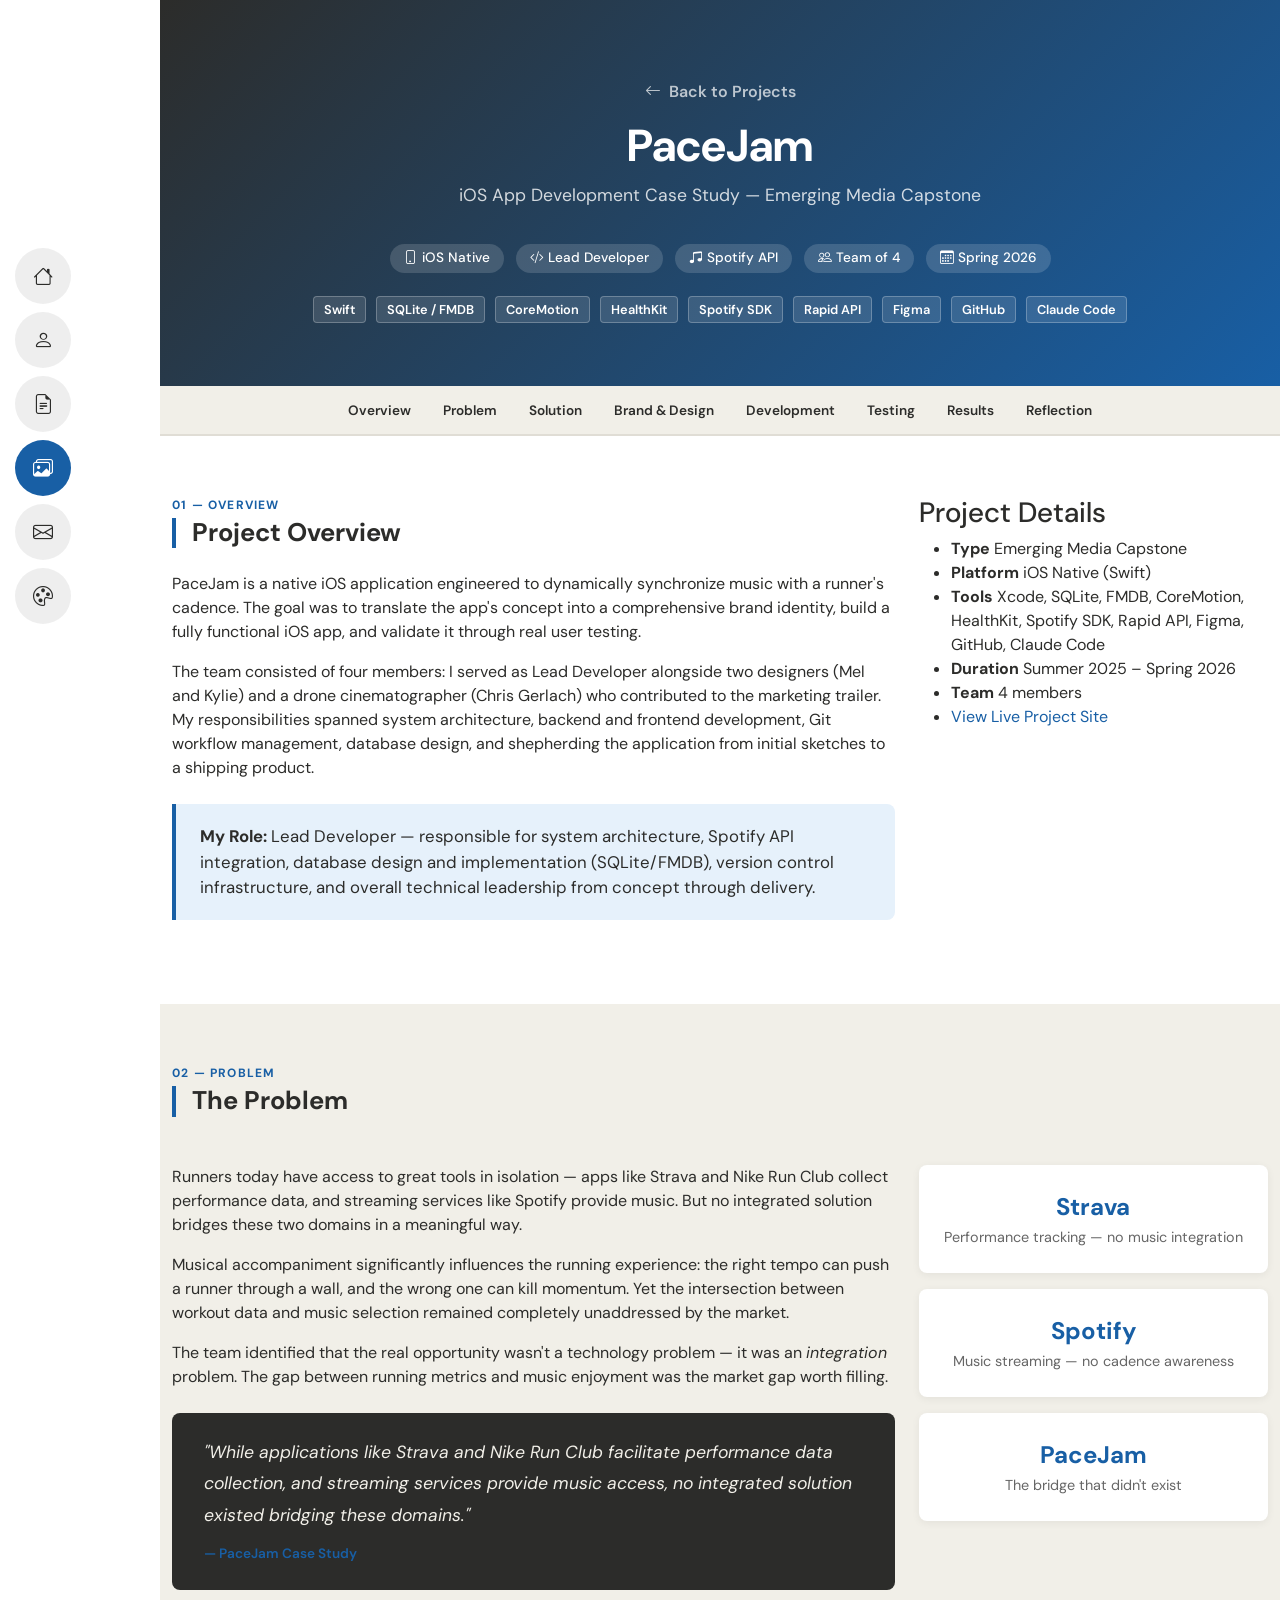
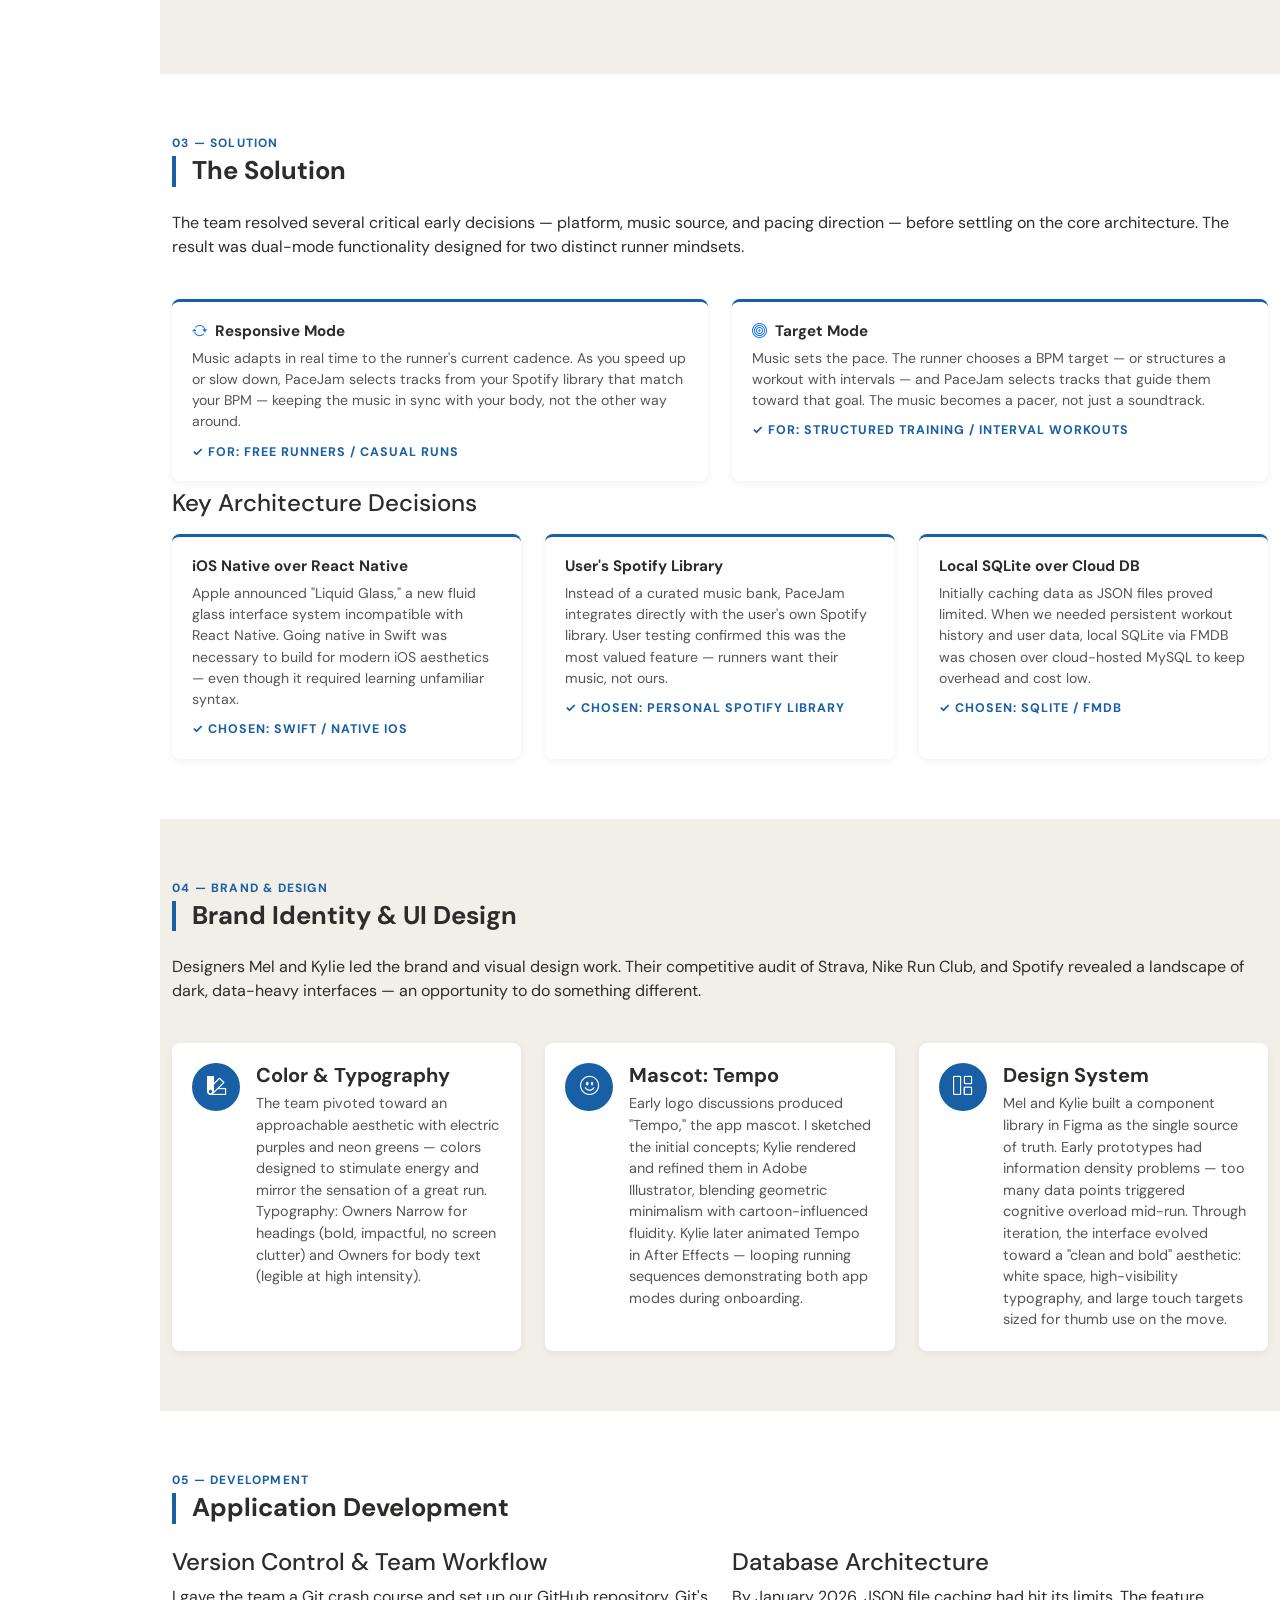
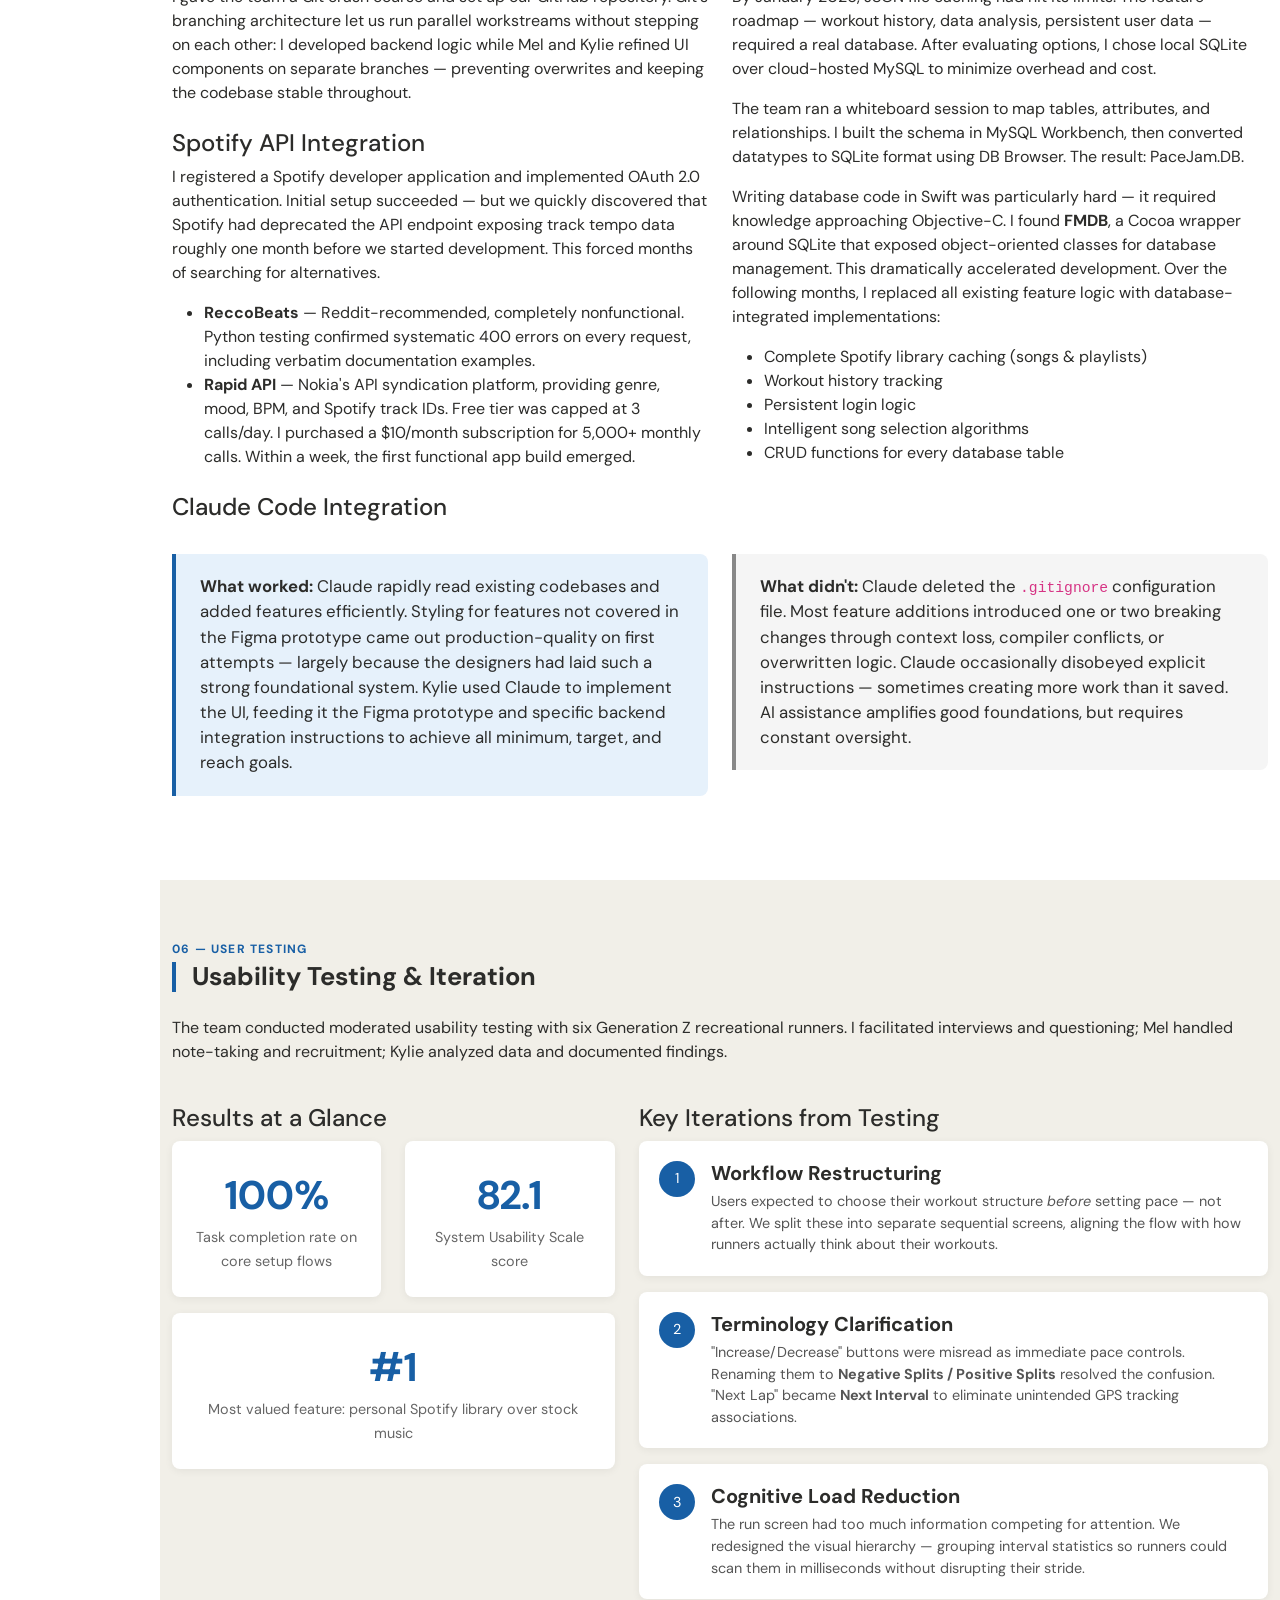
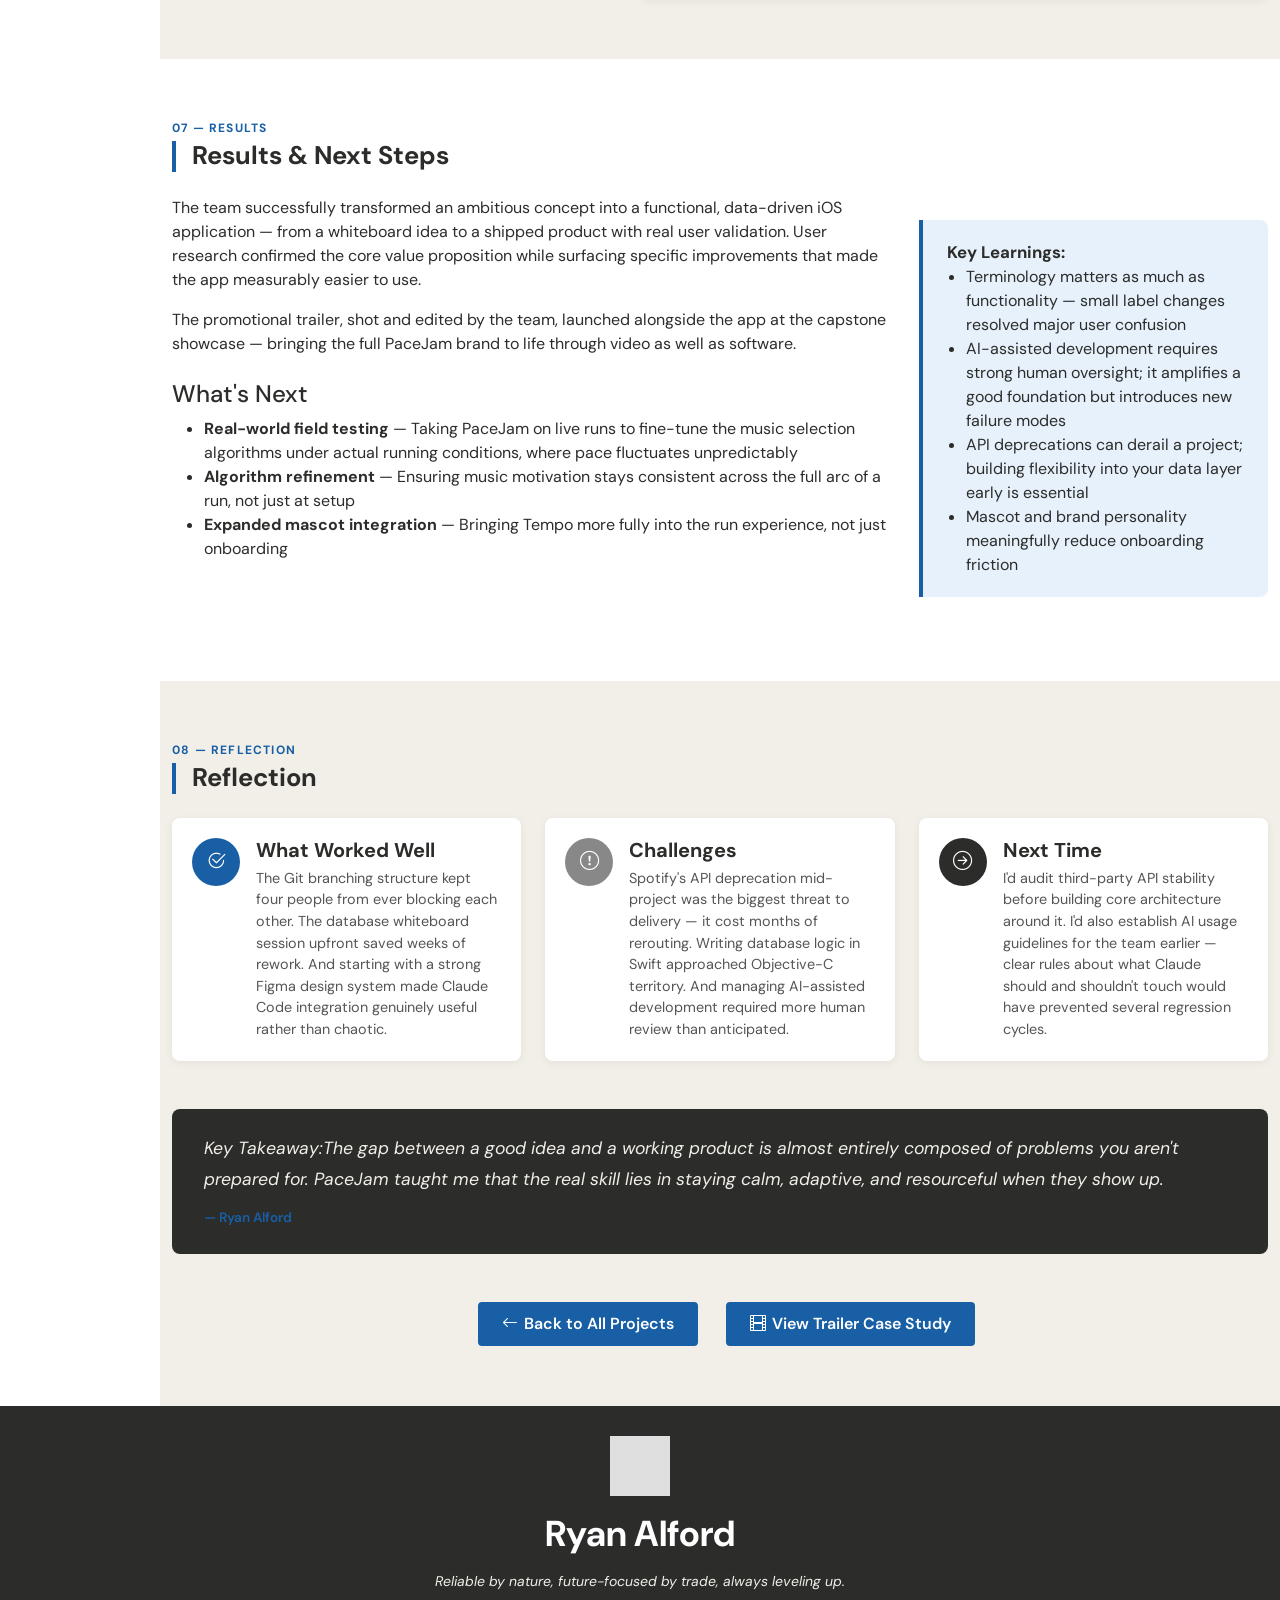
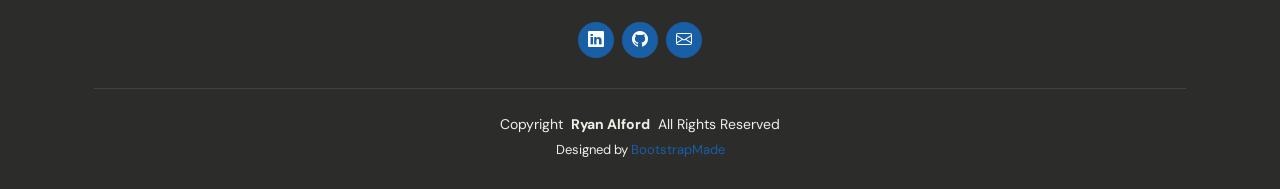
<file: pacejam-case-study.html>
<!DOCTYPE html>
<html lang="en">

<head>
  <meta charset="utf-8">
  <meta content="width=device-width, initial-scale=1.0" name="viewport">
  <title>PaceJam Case Study - Ryan Alford</title>
  <meta content="Case study for PaceJam, a native iOS app that dynamically syncs music to a runner's cadence. Ryan Alford served as Lead Developer." name="description">
  <meta content="iOS development, Swift, case study, PaceJam, running app, Ryan Alford, CoreMotion, Spotify API" name="keywords">

  <!-- Favicons -->
  <link href="assets/img/logo.png" rel="icon">
  <link href="assets/img/logo.png" rel="apple-touch-icon">

  <!-- Fonts -->
  <link href="https://fonts.googleapis.com" rel="preconnect">
  <link href="https://fonts.gstatic.com" rel="preconnect" crossorigin>
  <link href="https://fonts.googleapis.com/css2?family=DM+Sans:ital,opsz,wght@0,9..40,300;0,9..40,400;0,9..40,500;0,9..40,600;0,9..40,700;1,9..40,300;1,9..40,400;1,9..40,500&family=Inter:wght@300;400;500;600;700&display=swap" rel="stylesheet">

  <!-- Vendor CSS Files -->
  <link href="assets/vendor/bootstrap/css/bootstrap.min.css" rel="stylesheet">
  <link href="assets/vendor/bootstrap-icons/bootstrap-icons.css" rel="stylesheet">
  <link href="assets/vendor/aos/aos.css" rel="stylesheet">
  <link href="assets/vendor/glightbox/css/glightbox.min.css" rel="stylesheet">
  <link href="assets/vendor/swiper/swiper-bundle.min.css" rel="stylesheet">

  <!-- Main CSS File -->
  <link href="assets/css/main.css" rel="stylesheet">

  <style>
    .case-study-hero {
      background: linear-gradient(135deg, #2c2c2a 0%, #185fa5 100%);
      color: #ffffff;
      padding: 80px 0 60px;
      text-align: center;
    }

    .case-study-hero h1 {
      color: #ffffff;
      font-size: 2.8rem;
      font-weight: 700;
      margin-bottom: 0.5rem;
    }

    .case-study-hero .subtitle {
      font-size: 1.1rem;
      color: rgba(255, 255, 255, 0.8);
      margin-bottom: 2rem;
    }

    .case-study-hero .meta-tags span {
      display: inline-block;
      background-color: rgba(255, 255, 255, 0.15);
      color: #ffffff;
      border-radius: 20px;
      padding: 4px 14px;
      font-size: 0.85rem;
      font-weight: 500;
      margin: 4px;
    }

    .case-study-nav {
      background-color: #f1efe8;
      border-bottom: 2px solid #e0ddd5;
      padding: 12px 0;
      position: sticky;
      top: 0;
      z-index: 100;
    }

    .case-study-nav ul {
      list-style: none;
      margin: 0;
      padding: 0;
      display: flex;
      flex-wrap: wrap;
      gap: 8px;
      justify-content: center;
    }

    .case-study-nav ul li a {
      color: #2c2c2a;
      font-size: 0.85rem;
      font-weight: 600;
      padding: 4px 12px;
      border-radius: 4px;
      transition: background-color 0.2s, color 0.2s;
    }

    .case-study-nav ul li a:hover {
      background-color: #185fa5;
      color: #ffffff;
    }

    .cs-section {
      padding: 60px 0;
    }

    .cs-section:nth-child(even) {
      background-color: #f1efe8;
    }

    .cs-section-title {
      font-size: 1.6rem;
      font-weight: 700;
      color: #2c2c2a;
      border-left: 4px solid #185fa5;
      padding-left: 16px;
      margin-bottom: 1.5rem;
    }

    .cs-section-number {
      font-size: 0.75rem;
      font-weight: 700;
      color: #185fa5;
      text-transform: uppercase;
      letter-spacing: 0.1em;
      margin-bottom: 4px;
    }

    .cs-highlight-box {
      background-color: #e6f1fb;
      border-left: 4px solid #185fa5;
      border-radius: 0 8px 8px 0;
      padding: 20px 24px;
      margin: 1.5rem 0;
    }

    .cs-highlight-box p {
      margin: 0;
      font-size: 1.05rem;
      color: #2c2c2a;
    }

    .cs-quote {
      background-color: #2c2c2a;
      color: #f1efe8;
      border-radius: 8px;
      padding: 24px 32px;
      font-style: italic;
      font-size: 1.1rem;
      line-height: 1.8;
      margin: 1.5rem 0;
    }

    .cs-quote cite {
      display: block;
      margin-top: 10px;
      font-style: normal;
      font-size: 0.85rem;
      color: #185fa5;
      font-weight: 600;
    }

    .process-step {
      display: flex;
      align-items: flex-start;
      gap: 16px;
      padding: 20px;
      background-color: #ffffff;
      border-radius: 8px;
      box-shadow: 0 2px 8px rgba(0,0,0,0.06);
      height: 100%;
    }

    .process-step .step-icon {
      width: 48px;
      height: 48px;
      background-color: #185fa5;
      color: #ffffff;
      border-radius: 50%;
      display: flex;
      align-items: center;
      justify-content: center;
      font-size: 1.2rem;
      flex-shrink: 0;
    }

    .process-step h5 {
      font-weight: 700;
      color: #2c2c2a;
      margin-bottom: 6px;
    }

    .process-step p {
      font-size: 0.9rem;
      color: #555;
      margin: 0;
    }

    .outcome-stat {
      text-align: center;
      padding: 24px;
      background-color: #ffffff;
      border-radius: 8px;
      box-shadow: 0 2px 8px rgba(0,0,0,0.06);
    }

    .outcome-stat .stat-number {
      font-size: 2.5rem;
      font-weight: 700;
      color: #185fa5;
      display: block;
    }

    .outcome-stat .stat-label {
      font-size: 0.9rem;
      color: #666;
    }

    .back-to-portfolio {
      display: inline-flex;
      align-items: center;
      gap: 8px;
      color: rgba(255,255,255,0.7);
      font-weight: 600;
      margin-bottom: 1rem;
      transition: color 0.2s;
    }

    .back-to-portfolio:hover {
      color: #ffffff;
    }

    .tech-tag {
      display: inline-block;
      background-color: rgba(255,255,255,0.12);
      color: #ffffff;
      border: 1px solid rgba(255,255,255,0.25);
      border-radius: 4px;
      padding: 3px 10px;
      font-size: 0.8rem;
      font-weight: 600;
      margin: 3px;
    }

    .decision-card {
      background: #ffffff;
      border-radius: 8px;
      padding: 20px;
      box-shadow: 0 2px 8px rgba(0,0,0,0.06);
      height: 100%;
      border-top: 3px solid #185fa5;
    }

    .decision-card.rejected {
      border-top-color: #aaa;
      opacity: 0.75;
    }

    .decision-card h5 {
      font-weight: 700;
      font-size: 0.95rem;
      margin-bottom: 8px;
    }

    .decision-card p {
      font-size: 0.88rem;
      color: #555;
      margin: 0;
    }

    .decision-card .verdict {
      font-size: 0.78rem;
      font-weight: 700;
      text-transform: uppercase;
      letter-spacing: 0.08em;
      margin-top: 10px;
    }

    .decision-card .verdict.chosen { color: #185fa5; }
    .decision-card .verdict.rejected-label { color: #aaa; }
  </style>

</head>

<body class="portfolio-details-page">

  <header id="header" class="header d-flex flex-column justify-content-center">

    <i class="header-toggle d-xl-none bi bi-list"></i>

    <nav id="navmenu" class="navmenu">
      <ul>
        <li><a href="index.html#hero"><i class="bi bi-house navicon"></i><span>Home</span></a></li>
        <li><a href="index.html#about"><i class="bi bi-person navicon"></i><span>About</span></a></li>
        <li><a href="index.html#resume"><i class="bi bi-file-earmark-text navicon"></i><span>Resume</span></a></li>
        <li><a href="index.html#portfolio" class="active"><i class="bi bi-images navicon"></i><span>Projects</span></a></li>
        <li><a href="index.html#contact"><i class="bi bi-envelope navicon"></i><span>Contact</span></a></li>
        <li><a href="style-guide.html"><i class="bi bi-palette navicon"></i><span>Style Guide</span></a></li>
      </ul>
    </nav>

  </header>

  <main class="main">

    <!-- Case Study Hero -->
    <div class="case-study-hero">
      <div class="container">
        <a href="index.html#portfolio" class="back-to-portfolio">
          <i class="bi bi-arrow-left"></i> Back to Projects
        </a>
        <h1>PaceJam</h1>
        <p class="subtitle">iOS App Development Case Study &mdash; Emerging Media Capstone</p>
        <div class="meta-tags mb-3">
          <span><i class="bi bi-phone"></i> iOS Native</span>
          <span><i class="bi bi-code-slash"></i> Lead Developer</span>
          <span><i class="bi bi-music-note-beamed"></i> Spotify API</span>
          <span><i class="bi bi-people"></i> Team of 4</span>
          <span><i class="bi bi-calendar3"></i> Spring 2026</span>
        </div>
        <div>
          <span class="tech-tag">Swift</span>
          <span class="tech-tag">SQLite / FMDB</span>
          <span class="tech-tag">CoreMotion</span>
          <span class="tech-tag">HealthKit</span>
          <span class="tech-tag">Spotify SDK</span>
          <span class="tech-tag">Rapid API</span>
          <span class="tech-tag">Figma</span>
          <span class="tech-tag">GitHub</span>
          <span class="tech-tag">Claude Code</span>
        </div>
      </div>
    </div>

    <!-- In-Page Navigation -->
    <nav class="case-study-nav d-none d-md-block">
      <div class="container">
        <ul>
          <li><a href="#overview">Overview</a></li>
          <li><a href="#problem">Problem</a></li>
          <li><a href="#solution">Solution</a></li>
          <li><a href="#brand">Brand &amp; Design</a></li>
          <li><a href="#development">Development</a></li>
          <li><a href="#testing">Testing</a></li>
          <li><a href="#results">Results</a></li>
          <li><a href="#reflection">Reflection</a></li>
        </ul>
      </div>
    </nav>

    <!-- 1. Overview -->
    <section id="overview" class="cs-section">
      <div class="container">
        <div class="row gy-4">
          <div class="col-lg-8" data-aos="fade-up">
            <p class="cs-section-number">01 &mdash; Overview</p>
            <h2 class="cs-section-title">Project Overview</h2>
            <p>PaceJam is a native iOS application engineered to dynamically synchronize music with a runner's cadence. The goal was to translate the app's concept into a comprehensive brand identity, build a fully functional iOS app, and validate it through real user testing.</p>
            <p>The team consisted of four members: I served as Lead Developer alongside two designers (Mel and Kylie) and a drone cinematographer (Chris Gerlach) who contributed to the marketing trailer. My responsibilities spanned system architecture, backend and frontend development, Git workflow management, database design, and shepherding the application from initial sketches to a shipping product.</p>
            <div class="cs-highlight-box">
              <p><strong>My Role:</strong> Lead Developer &mdash; responsible for system architecture, Spotify API integration, database design and implementation (SQLite/FMDB), version control infrastructure, and overall technical leadership from concept through delivery.</p>
            </div>
          </div>
          <div class="col-lg-4" data-aos="fade-up" data-aos-delay="100">
            <div class="portfolio-info">
              <h3>Project Details</h3>
              <ul>
                <li><strong>Type</strong> Emerging Media Capstone</li>
                <li><strong>Platform</strong> iOS Native (Swift)</li>
                <li><strong>Tools</strong> Xcode, SQLite, FMDB, CoreMotion, HealthKit, Spotify SDK, Rapid API, Figma, GitHub, Claude Code</li>
                <li><strong>Duration</strong> Summer 2025 &ndash; Spring 2026</li>
                <li><strong>Team</strong> 4 members</li>
                <li><a href="https://projects.nmi.cool/2025/em/pacejam/" target="_blank" class="btn-visit align-self-start">View Live Project Site</a></li>
              </ul>
            </div>
          </div>
        </div>
      </div>
    </section>

    <!-- 2. Problem -->
    <section id="problem" class="cs-section">
      <div class="container">
        <div class="row gy-4">
          <div class="col-12" data-aos="fade-up">
            <p class="cs-section-number">02 &mdash; Problem</p>
            <h2 class="cs-section-title">The Problem</h2>
          </div>
          <div class="col-lg-8" data-aos="fade-up" data-aos-delay="50">
            <p>Runners today have access to great tools in isolation — apps like Strava and Nike Run Club collect performance data, and streaming services like Spotify provide music. But no integrated solution bridges these two domains in a meaningful way.</p>
            <p>Musical accompaniment significantly influences the running experience: the right tempo can push a runner through a wall, and the wrong one can kill momentum. Yet the intersection between workout data and music selection remained completely unaddressed by the market.</p>
            <p>The team identified that the real opportunity wasn't a technology problem — it was an <em>integration</em> problem. The gap between running metrics and music enjoyment was the market gap worth filling.</p>
            <div class="cs-quote">
              "While applications like Strava and Nike Run Club facilitate performance data collection, and streaming services provide music access, no integrated solution existed bridging these domains."
              <cite>&mdash; PaceJam Case Study</cite>
            </div>
          </div>
          <div class="col-lg-4" data-aos="fade-up" data-aos-delay="100">
            <div class="row gy-3">
              <div class="col-12">
                <div class="outcome-stat">
                  <span class="stat-number" style="font-size:1.5rem;">Strava</span>
                  <span class="stat-label">Performance tracking — no music integration</span>
                </div>
              </div>
              <div class="col-12">
                <div class="outcome-stat">
                  <span class="stat-number" style="font-size:1.5rem;">Spotify</span>
                  <span class="stat-label">Music streaming — no cadence awareness</span>
                </div>
              </div>
              <div class="col-12">
                <div class="outcome-stat">
                  <span class="stat-number" style="color: #185fa5; font-size:1.5rem;">PaceJam</span>
                  <span class="stat-label">The bridge that didn't exist</span>
                </div>
              </div>
            </div>
          </div>
        </div>
      </div>
    </section>

    <!-- 3. Solution -->
    <section id="solution" class="cs-section">
      <div class="container">
        <p class="cs-section-number" data-aos="fade-up">03 &mdash; Solution</p>
        <h2 class="cs-section-title" data-aos="fade-up">The Solution</h2>
        <p data-aos="fade-up">The team resolved several critical early decisions — platform, music source, and pacing direction — before settling on the core architecture. The result was dual-mode functionality designed for two distinct runner mindsets.</p>

        <div class="row gy-4 mt-2">
          <div class="col-md-6" data-aos="fade-up" data-aos-delay="50">
            <div class="decision-card">
              <h5><i class="bi bi-arrow-repeat text-primary me-2"></i>Responsive Mode</h5>
              <p>Music adapts in real time to the runner's current cadence. As you speed up or slow down, PaceJam selects tracks from your Spotify library that match your BPM — keeping the music in sync with your body, not the other way around.</p>
              <div class="verdict chosen">&#10003; For: Free runners / casual runs</div>
            </div>
          </div>
          <div class="col-md-6" data-aos="fade-up" data-aos-delay="100">
            <div class="decision-card">
              <h5><i class="bi bi-bullseye text-primary me-2"></i>Target Mode</h5>
              <p>Music sets the pace. The runner chooses a BPM target — or structures a workout with intervals — and PaceJam selects tracks that guide them toward that goal. The music becomes a pacer, not just a soundtrack.</p>
              <div class="verdict chosen">&#10003; For: Structured training / interval workouts</div>
            </div>
          </div>

          <div class="col-12 mt-2" data-aos="fade-up" data-aos-delay="150">
            <h4 class="mb-3">Key Architecture Decisions</h4>
            <div class="row gy-3">
              <div class="col-md-4">
                <div class="decision-card">
                  <h5>iOS Native over React Native</h5>
                  <p>Apple announced "Liquid Glass," a new fluid glass interface system incompatible with React Native. Going native in Swift was necessary to build for modern iOS aesthetics — even though it required learning unfamiliar syntax.</p>
                  <div class="verdict chosen">&#10003; Chosen: Swift / Native iOS</div>
                </div>
              </div>
              <div class="col-md-4">
                <div class="decision-card">
                  <h5>User's Spotify Library</h5>
                  <p>Instead of a curated music bank, PaceJam integrates directly with the user's own Spotify library. User testing confirmed this was the most valued feature — runners want their music, not ours.</p>
                  <div class="verdict chosen">&#10003; Chosen: Personal Spotify Library</div>
                </div>
              </div>
              <div class="col-md-4">
                <div class="decision-card">
                  <h5>Local SQLite over Cloud DB</h5>
                  <p>Initially caching data as JSON files proved limited. When we needed persistent workout history and user data, local SQLite via FMDB was chosen over cloud-hosted MySQL to keep overhead and cost low.</p>
                  <div class="verdict chosen">&#10003; Chosen: SQLite / FMDB</div>
                </div>
              </div>
            </div>
          </div>
        </div>
      </div>
    </section>

    <!-- 4. Brand & Design -->
    <section id="brand" class="cs-section">
      <div class="container">
        <p class="cs-section-number" data-aos="fade-up">04 &mdash; Brand &amp; Design</p>
        <h2 class="cs-section-title" data-aos="fade-up">Brand Identity &amp; UI Design</h2>
        <p data-aos="fade-up">Designers Mel and Kylie led the brand and visual design work. Their competitive audit of Strava, Nike Run Club, and Spotify revealed a landscape of dark, data-heavy interfaces — an opportunity to do something different.</p>

        <div class="row gy-4 mt-2">
          <div class="col-lg-4" data-aos="fade-up" data-aos-delay="50">
            <div class="process-step">
              <div class="step-icon"><i class="bi bi-palette2"></i></div>
              <div>
                <h5>Color &amp; Typography</h5>
                <p>The team pivoted toward an approachable aesthetic with electric purples and neon greens — colors designed to stimulate energy and mirror the sensation of a great run. Typography: Owners Narrow for headings (bold, impactful, no screen clutter) and Owners for body text (legible at high intensity).</p>
              </div>
            </div>
          </div>
          <div class="col-lg-4" data-aos="fade-up" data-aos-delay="100">
            <div class="process-step">
              <div class="step-icon"><i class="bi bi-emoji-smile"></i></div>
              <div>
                <h5>Mascot: Tempo</h5>
                <p>Early logo discussions produced "Tempo," the app mascot. I sketched the initial concepts; Kylie rendered and refined them in Adobe Illustrator, blending geometric minimalism with cartoon-influenced fluidity. Kylie later animated Tempo in After Effects — looping running sequences demonstrating both app modes during onboarding.</p>
              </div>
            </div>
          </div>
          <div class="col-lg-4" data-aos="fade-up" data-aos-delay="150">
            <div class="process-step">
              <div class="step-icon"><i class="bi bi-grid-1x2"></i></div>
              <div>
                <h5>Design System</h5>
                <p>Mel and Kylie built a component library in Figma as the single source of truth. Early prototypes had information density problems — too many data points triggered cognitive overload mid-run. Through iteration, the interface evolved toward a "clean and bold" aesthetic: white space, high-visibility typography, and large touch targets sized for thumb use on the move.</p>
              </div>
            </div>
          </div>
        </div>
      </div>
    </section>

    <!-- 5. Development -->
    <section id="development" class="cs-section">
      <div class="container">
        <p class="cs-section-number" data-aos="fade-up">05 &mdash; Development</p>
        <h2 class="cs-section-title" data-aos="fade-up">Application Development</h2>

        <div class="row gy-4">
          <div class="col-lg-6" data-aos="fade-up" data-aos-delay="50">
            <h4>Version Control &amp; Team Workflow</h4>
            <p>I gave the team a Git crash course and set up our GitHub repository. Git's branching architecture let us run parallel workstreams without stepping on each other: I developed backend logic while Mel and Kylie refined UI components on separate branches — preventing overwrites and keeping the codebase stable throughout.</p>

            <h4 class="mt-4">Spotify API Integration</h4>
            <p>I registered a Spotify developer application and implemented OAuth 2.0 authentication. Initial setup succeeded — but we quickly discovered that Spotify had deprecated the API endpoint exposing track tempo data roughly one month before we started development. This forced months of searching for alternatives.</p>
            <ul>
              <li><strong>ReccoBeats</strong> — Reddit-recommended, completely nonfunctional. Python testing confirmed systematic 400 errors on every request, including verbatim documentation examples.</li>
              <li><strong>Rapid API</strong> — Nokia's API syndication platform, providing genre, mood, BPM, and Spotify track IDs. Free tier was capped at 3 calls/day. I purchased a $10/month subscription for 5,000+ monthly calls. Within a week, the first functional app build emerged.</li>
            </ul>
          </div>

          <div class="col-lg-6" data-aos="fade-up" data-aos-delay="100">
            <h4>Database Architecture</h4>
            <p>By January 2026, JSON file caching had hit its limits. The feature roadmap — workout history, data analysis, persistent user data — required a real database. After evaluating options, I chose local SQLite over cloud-hosted MySQL to minimize overhead and cost.</p>
            <p>The team ran a whiteboard session to map tables, attributes, and relationships. I built the schema in MySQL Workbench, then converted datatypes to SQLite format using DB Browser. The result: PaceJam.DB.</p>
            <p>Writing database code in Swift was particularly hard — it required knowledge approaching Objective-C. I found <strong>FMDB</strong>, a Cocoa wrapper around SQLite that exposed object-oriented classes for database management. This dramatically accelerated development. Over the following months, I replaced all existing feature logic with database-integrated implementations:</p>
            <ul>
              <li>Complete Spotify library caching (songs &amp; playlists)</li>
              <li>Workout history tracking</li>
              <li>Persistent login logic</li>
              <li>Intelligent song selection algorithms</li>
              <li>CRUD functions for every database table</li>
            </ul>
          </div>

          <div class="col-12 mt-2" data-aos="fade-up" data-aos-delay="150">
            <h4>Claude Code Integration</h4>
            <div class="row gy-3">
              <div class="col-md-6">
                <div class="cs-highlight-box">
                  <p><strong>What worked:</strong> Claude rapidly read existing codebases and added features efficiently. Styling for features not covered in the Figma prototype came out production-quality on first attempts — largely because the designers had laid such a strong foundational system. Kylie used Claude to implement the UI, feeding it the Figma prototype and specific backend integration instructions to achieve all minimum, target, and reach goals.</p>
                </div>
              </div>
              <div class="col-md-6">
                <div class="cs-highlight-box" style="border-left-color: #888; background-color: #f5f5f5;">
                  <p><strong>What didn't:</strong> Claude deleted the <code>.gitignore</code> configuration file. Most feature additions introduced one or two breaking changes through context loss, compiler conflicts, or overwritten logic. Claude occasionally disobeyed explicit instructions — sometimes creating more work than it saved. AI assistance amplifies good foundations, but requires constant oversight.</p>
                </div>
              </div>
            </div>
          </div>
        </div>
      </div>
    </section>

    <!-- 6. User Testing -->
    <section id="testing" class="cs-section">
      <div class="container">
        <p class="cs-section-number" data-aos="fade-up">06 &mdash; User Testing</p>
        <h2 class="cs-section-title" data-aos="fade-up">Usability Testing &amp; Iteration</h2>
        <p data-aos="fade-up">The team conducted moderated usability testing with six Generation Z recreational runners. I facilitated interviews and questioning; Mel handled note-taking and recruitment; Kylie analyzed data and documented findings.</p>

        <div class="row gy-4 mt-2">
          <div class="col-lg-5" data-aos="fade-up" data-aos-delay="50">
            <h4>Results at a Glance</h4>
            <div class="row gy-3">
              <div class="col-6">
                <div class="outcome-stat">
                  <span class="stat-number">100%</span>
                  <span class="stat-label">Task completion rate on core setup flows</span>
                </div>
              </div>
              <div class="col-6">
                <div class="outcome-stat">
                  <span class="stat-number">82.1</span>
                  <span class="stat-label">System Usability Scale score</span>
                </div>
              </div>
              <div class="col-12">
                <div class="outcome-stat">
                  <span class="stat-number">#1</span>
                  <span class="stat-label">Most valued feature: personal Spotify library over stock music</span>
                </div>
              </div>
            </div>
          </div>

          <div class="col-lg-7" data-aos="fade-up" data-aos-delay="100">
            <h4>Key Iterations from Testing</h4>
            <div class="row gy-3">
              <div class="col-12">
                <div class="process-step">
                  <div class="step-icon" style="font-size:0.9rem; width:36px; height:36px;">1</div>
                  <div>
                    <h5>Workflow Restructuring</h5>
                    <p>Users expected to choose their workout structure <em>before</em> setting pace — not after. We split these into separate sequential screens, aligning the flow with how runners actually think about their workouts.</p>
                  </div>
                </div>
              </div>
              <div class="col-12">
                <div class="process-step">
                  <div class="step-icon" style="font-size:0.9rem; width:36px; height:36px;">2</div>
                  <div>
                    <h5>Terminology Clarification</h5>
                    <p>"Increase/Decrease" buttons were misread as immediate pace controls. Renaming them to <strong>Negative Splits / Positive Splits</strong> resolved the confusion. "Next Lap" became <strong>Next Interval</strong> to eliminate unintended GPS tracking associations.</p>
                  </div>
                </div>
              </div>
              <div class="col-12">
                <div class="process-step">
                  <div class="step-icon" style="font-size:0.9rem; width:36px; height:36px;">3</div>
                  <div>
                    <h5>Cognitive Load Reduction</h5>
                    <p>The run screen had too much information competing for attention. We redesigned the visual hierarchy — grouping interval statistics so runners could scan them in milliseconds without disrupting their stride.</p>
                  </div>
                </div>
              </div>
            </div>
          </div>
        </div>
      </div>
    </section>

    <!-- 7. Results -->
    <section id="results" class="cs-section">
      <div class="container">
        <p class="cs-section-number" data-aos="fade-up">07 &mdash; Results</p>
        <h2 class="cs-section-title" data-aos="fade-up">Results &amp; Next Steps</h2>

        <div class="row gy-4">
          <div class="col-lg-8" data-aos="fade-up" data-aos-delay="50">
            <p>The team successfully transformed an ambitious concept into a functional, data-driven iOS application — from a whiteboard idea to a shipped product with real user validation. User research confirmed the core value proposition while surfacing specific improvements that made the app measurably easier to use.</p>
            <p>The promotional trailer, shot and edited by the team, launched alongside the app at the capstone showcase — bringing the full PaceJam brand to life through video as well as software.</p>
            <h4 class="mt-4">What's Next</h4>
            <ul>
              <li><strong>Real-world field testing</strong> &mdash; Taking PaceJam on live runs to fine-tune the music selection algorithms under actual running conditions, where pace fluctuates unpredictably</li>
              <li><strong>Algorithm refinement</strong> &mdash; Ensuring music motivation stays consistent across the full arc of a run, not just at setup</li>
              <li><strong>Expanded mascot integration</strong> &mdash; Bringing Tempo more fully into the run experience, not just onboarding</li>
            </ul>
          </div>
          <div class="col-lg-4" data-aos="fade-up" data-aos-delay="100">
            <div class="cs-highlight-box">
              <p><strong>Key Learnings:</strong></p>
              <ul style="margin:0; padding-left:1.2rem;">
                <li>Terminology matters as much as functionality — small label changes resolved major user confusion</li>
                <li>AI-assisted development requires strong human oversight; it amplifies a good foundation but introduces new failure modes</li>
                <li>API deprecations can derail a project; building flexibility into your data layer early is essential</li>
                <li>Mascot and brand personality meaningfully reduce onboarding friction</li>
              </ul>
            </div>
          </div>
        </div>
      </div>
    </section>

    <!-- 8. Reflection -->
    <section id="reflection" class="cs-section">
      <div class="container">
        <p class="cs-section-number" data-aos="fade-up">08 &mdash; Reflection</p>
        <h2 class="cs-section-title" data-aos="fade-up">Reflection</h2>

        <div class="row gy-4">
          <div class="col-lg-4" data-aos="fade-up" data-aos-delay="50">
            <div class="process-step">
              <div class="step-icon"><i class="bi bi-check2-circle"></i></div>
              <div>
                <h5>What Worked Well</h5>
                <p>The Git branching structure kept four people from ever blocking each other. The database whiteboard session upfront saved weeks of rework. And starting with a strong Figma design system made Claude Code integration genuinely useful rather than chaotic.</p>
              </div>
            </div>
          </div>
          <div class="col-lg-4" data-aos="fade-up" data-aos-delay="100">
            <div class="process-step">
              <div class="step-icon" style="background-color: #888;"><i class="bi bi-exclamation-circle"></i></div>
              <div>
                <h5>Challenges</h5>
                <p>Spotify's API deprecation mid-project was the biggest threat to delivery — it cost months of rerouting. Writing database logic in Swift approached Objective-C territory. And managing AI-assisted development required more human review than anticipated.</p>
              </div>
            </div>
          </div>
          <div class="col-lg-4" data-aos="fade-up" data-aos-delay="150">
            <div class="process-step">
              <div class="step-icon" style="background-color: #2c2c2a;"><i class="bi bi-arrow-right-circle"></i></div>
              <div>
                <h5>Next Time</h5>
                <p>I'd audit third-party API stability before building core architecture around it. I'd also establish AI usage guidelines for the team earlier — clear rules about what Claude should and shouldn't touch would have prevented several regression cycles.</p>
              </div>
            </div>
          </div>
          <div class="col-12" data-aos="fade-up" data-aos-delay="200">
            <div class="cs-quote">
              <bold>Key Takeaway:</bold>The gap between a good idea and a working product is almost entirely composed of problems you aren't prepared for. PaceJam taught me that the real skill lies in staying calm, adaptive, and resourceful when they show up.
              <cite>&mdash; Ryan Alford</cite>
            </div>
          </div>
        </div>

        <div class="row mt-4" data-aos="fade-up">
          <div class="col-12 text-center">
            <a href="index.html#portfolio" class="btn-resume-download" style="font-size: 1rem; padding: 10px 24px;">
              <i class="bi bi-arrow-left"></i> Back to All Projects
            </a>
            &nbsp;&nbsp;
            <a href="portfolio-details.html" class="btn-resume-download" style="font-size: 1rem; padding: 10px 24px;">
              <i class="bi bi-film"></i> View Trailer Case Study
            </a>
          </div>
        </div>

      </div>
    </section>

  </main>

  <footer id="footer" class="footer position-relative dark-background">
    <div class="container">
      <div class="footer-logo mb-3">
        <img src="assets/img/logo.png" alt="Ryan Alford Logo" height="60">
      </div>
      <h3 class="sitename">Ryan Alford</h3>
      <p>Reliable by nature, future-focused by trade, always leveling up.</p>
      <div class="social-links d-flex justify-content-center">
        <a href="https://linkedin.com/in/ryanalford" aria-label="LinkedIn"><i class="bi bi-linkedin"></i></a>
        <a href="https://github.com/Axeophone" aria-label="GitHub"><i class="bi bi-github"></i></a>
        <a href="mailto:ryan01242@gmail.com" aria-label="Email"><i class="bi bi-envelope"></i></a>
      </div>
      <div class="container">
        <div class="copyright">
          <span>Copyright</span> <strong class="px-1 sitename">Ryan Alford</strong> <span>All Rights Reserved</span>
        </div>
        <div class="credits">
          Designed by <a href="https://bootstrapmade.com/">BootstrapMade</a>
        </div>
      </div>
    </div>
  </footer>

  <!-- Scroll Top -->
  <a href="#" id="scroll-top" class="scroll-top d-flex align-items-center justify-content-center"><i class="bi bi-arrow-up-short"></i></a>

  <!-- Preloader -->
  <div id="preloader"></div>

  <!-- Vendor JS Files -->
  <script src="assets/vendor/bootstrap/js/bootstrap.bundle.min.js"></script>
  <script src="assets/vendor/php-email-form/validate.js"></script>
  <script src="assets/vendor/aos/aos.js"></script>
  <script src="assets/vendor/typed.js/typed.umd.js"></script>
  <script src="assets/vendor/purecounter/purecounter_vanilla.js"></script>
  <script src="assets/vendor/waypoints/noframework.waypoints.js"></script>
  <script src="assets/vendor/glightbox/js/glightbox.min.js"></script>
  <script src="assets/vendor/imagesloaded/imagesloaded.pkgd.min.js"></script>
  <script src="assets/vendor/isotope-layout/isotope.pkgd.min.js"></script>
  <script src="assets/vendor/swiper/swiper-bundle.min.js"></script>

  <!-- Main JS File -->
  <script src="assets/js/main.js"></script>

</body>

</html>
</file>
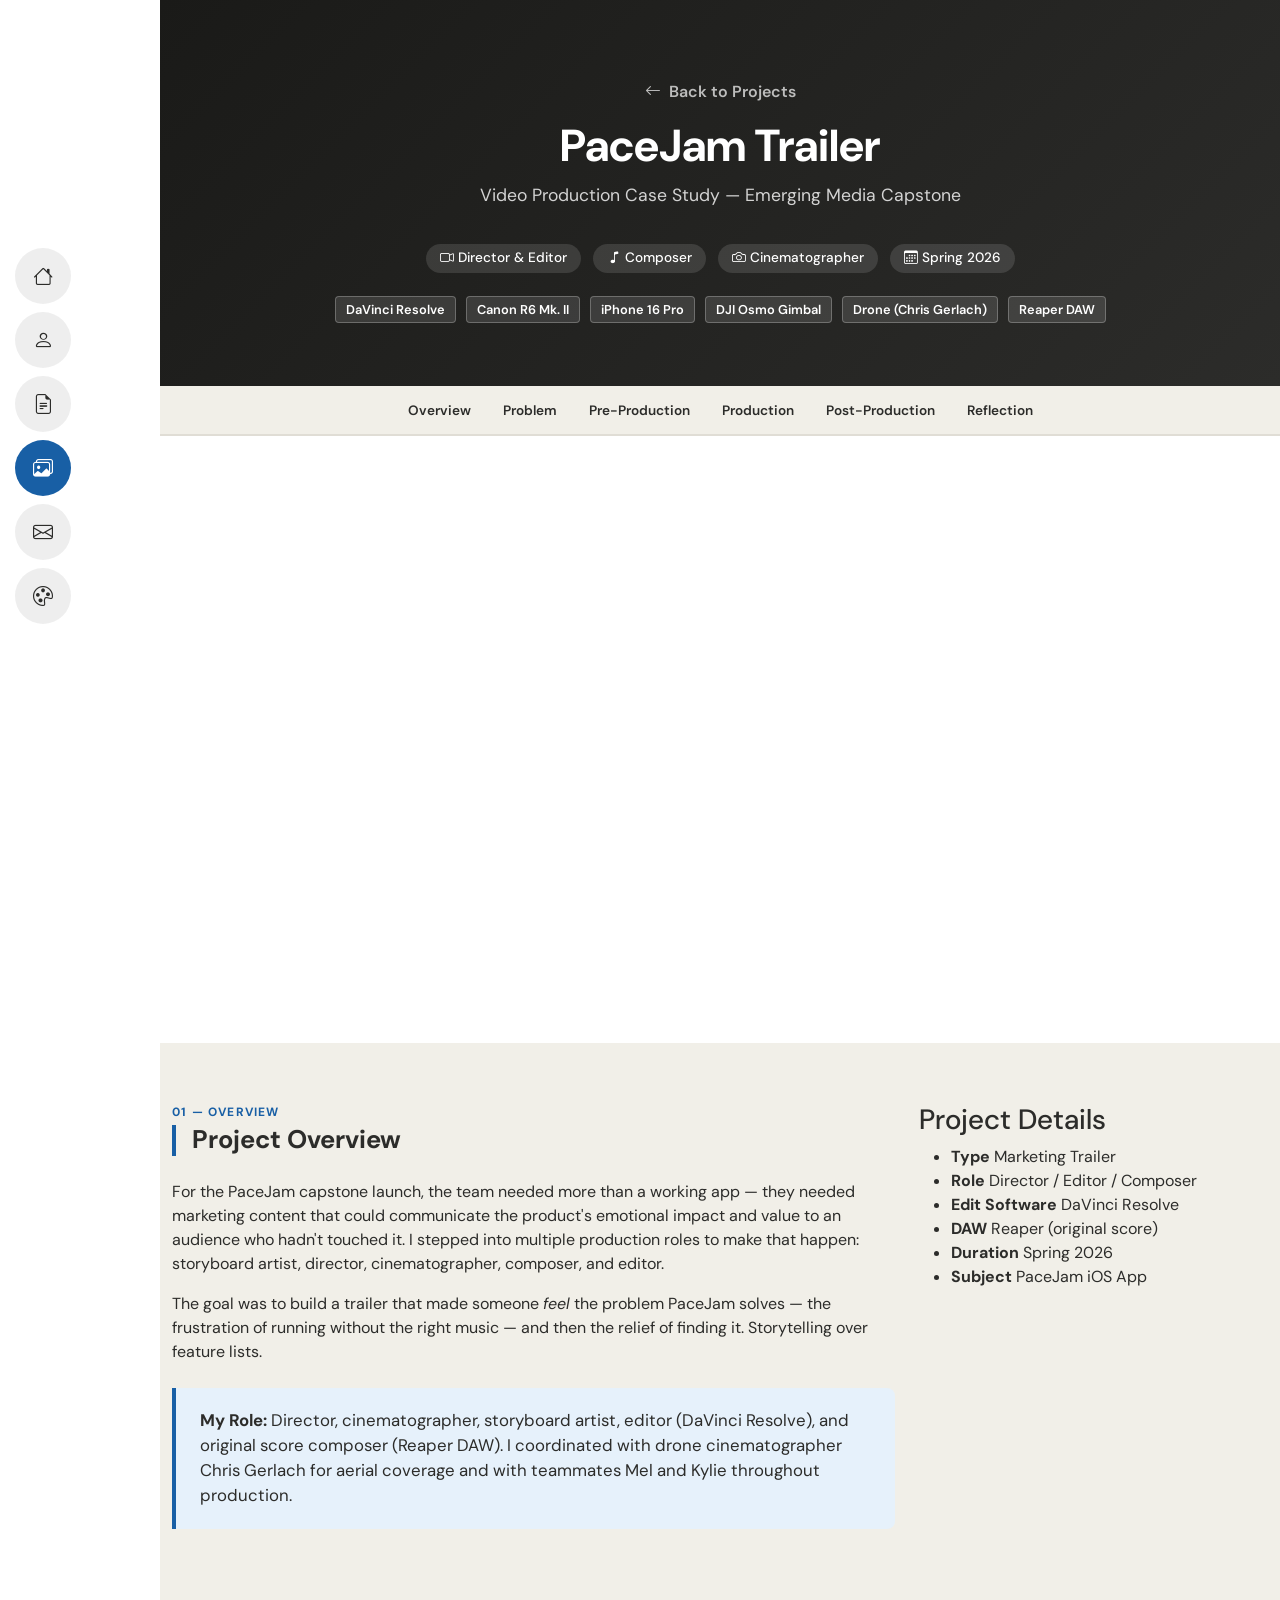
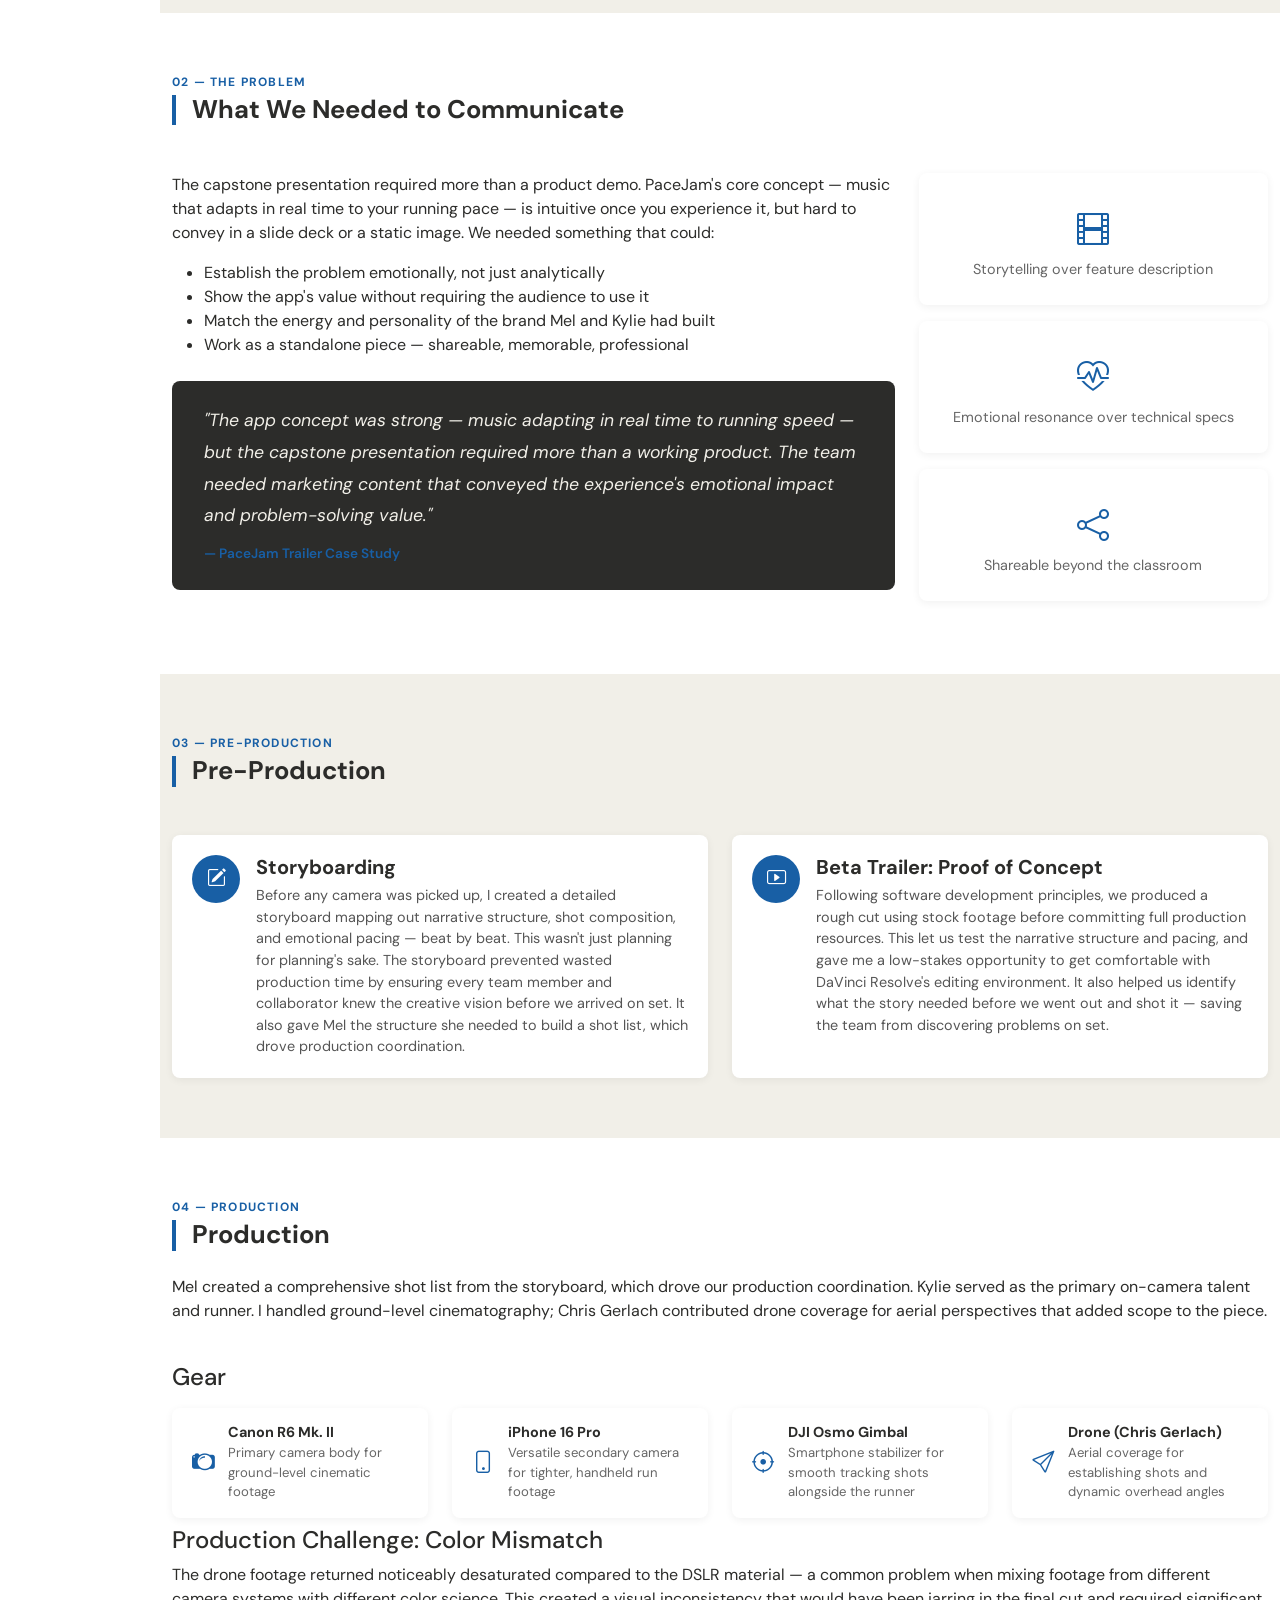
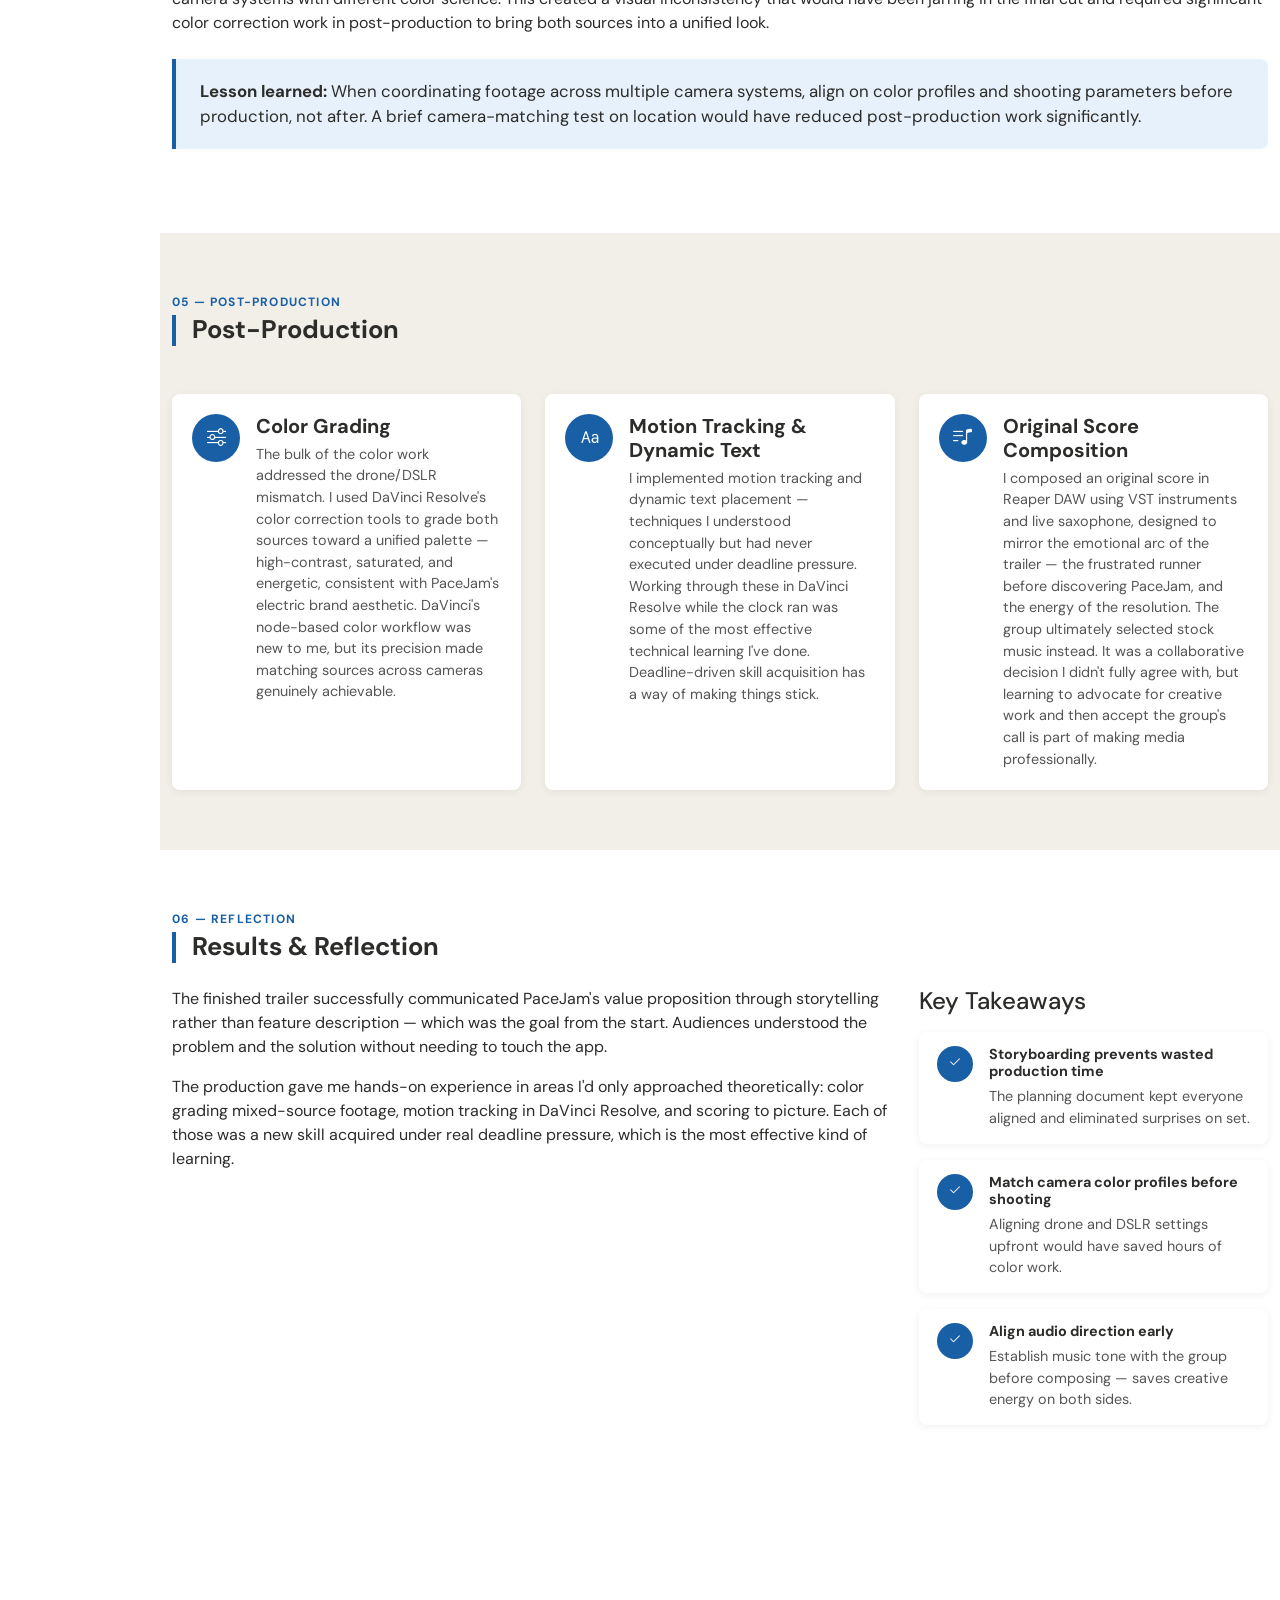
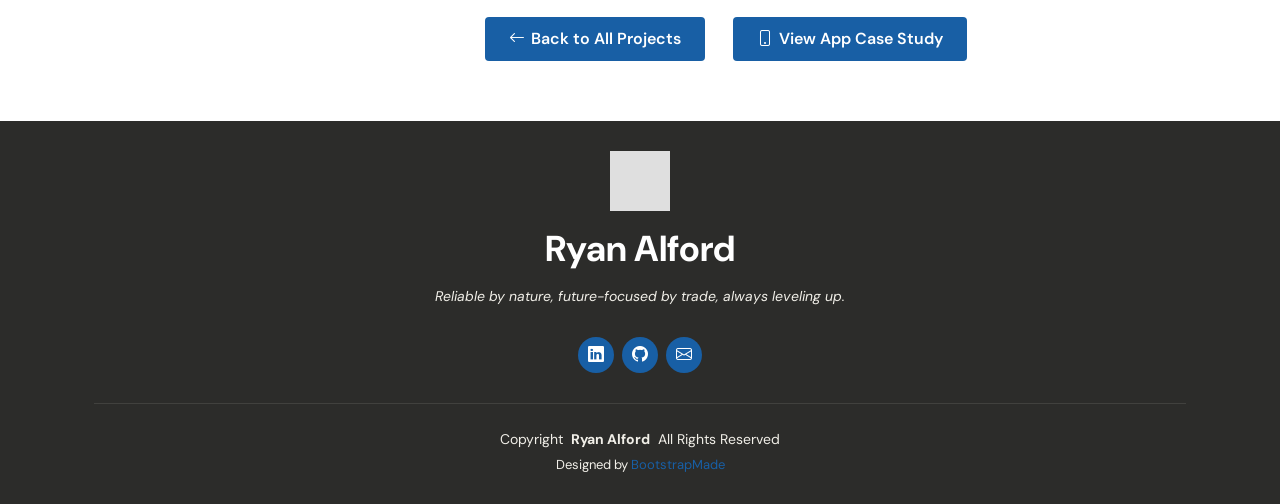
<file: portfolio-details.html>
<!DOCTYPE html>
<html lang="en">

<head>
  <meta charset="utf-8">
  <meta content="width=device-width, initial-scale=1.0" name="viewport">
  <title>PaceJam Trailer - Production Case Study - Ryan Alford</title>
  <meta content="Production case study for the PaceJam marketing trailer. Ryan Alford directed, shot, and edited the capstone project trailer using DaVinci Resolve, Canon R6 Mk. II, and drone footage." name="description">
  <meta content="video production, DaVinci Resolve, case study, PaceJam trailer, Ryan Alford, filmmaking" name="keywords">

  <!-- Favicons -->
  <link href="assets/img/logo.png" rel="icon">
  <link href="assets/img/logo.png" rel="apple-touch-icon">

  <!-- Fonts -->
  <link href="https://fonts.googleapis.com" rel="preconnect">
  <link href="https://fonts.gstatic.com" rel="preconnect" crossorigin>
  <link href="https://fonts.googleapis.com/css2?family=DM+Sans:ital,opsz,wght@0,9..40,300;0,9..40,400;0,9..40,500;0,9..40,600;0,9..40,700;1,9..40,300;1,9..40,400;1,9..40,500&family=Inter:wght@300;400;500;600;700&display=swap" rel="stylesheet">

  <!-- Vendor CSS Files -->
  <link href="assets/vendor/bootstrap/css/bootstrap.min.css" rel="stylesheet">
  <link href="assets/vendor/bootstrap-icons/bootstrap-icons.css" rel="stylesheet">
  <link href="assets/vendor/aos/aos.css" rel="stylesheet">
  <link href="assets/vendor/glightbox/css/glightbox.min.css" rel="stylesheet">
  <link href="assets/vendor/swiper/swiper-bundle.min.css" rel="stylesheet">

  <!-- Main CSS File -->
  <link href="assets/css/main.css" rel="stylesheet">

  <style>
    .case-study-hero {
      background: linear-gradient(135deg, #1a1a18 0%, #2c2c2a 100%);
      color: #ffffff;
      padding: 80px 0 60px;
      text-align: center;
    }

    .case-study-hero h1 {
      color: #ffffff;
      font-size: 2.8rem;
      font-weight: 700;
      margin-bottom: 0.5rem;
    }

    .case-study-hero .subtitle {
      font-size: 1.1rem;
      color: rgba(255, 255, 255, 0.8);
      margin-bottom: 2rem;
    }

    .case-study-hero .meta-tags span {
      display: inline-block;
      background-color: rgba(255, 255, 255, 0.12);
      color: #ffffff;
      border-radius: 20px;
      padding: 4px 14px;
      font-size: 0.85rem;
      font-weight: 500;
      margin: 4px;
    }

    .case-study-nav {
      background-color: #f1efe8;
      border-bottom: 2px solid #e0ddd5;
      padding: 12px 0;
      position: sticky;
      top: 0;
      z-index: 100;
    }

    .case-study-nav ul {
      list-style: none;
      margin: 0;
      padding: 0;
      display: flex;
      flex-wrap: wrap;
      gap: 8px;
      justify-content: center;
    }

    .case-study-nav ul li a {
      color: #2c2c2a;
      font-size: 0.85rem;
      font-weight: 600;
      padding: 4px 12px;
      border-radius: 4px;
      transition: background-color 0.2s, color 0.2s;
    }

    .case-study-nav ul li a:hover {
      background-color: #185fa5;
      color: #ffffff;
    }

    .cs-section {
      padding: 60px 0;
    }

    .cs-section:nth-child(even) {
      background-color: #f1efe8;
    }

    .cs-section-title {
      font-size: 1.6rem;
      font-weight: 700;
      color: #2c2c2a;
      border-left: 4px solid #185fa5;
      padding-left: 16px;
      margin-bottom: 1.5rem;
    }

    .cs-section-number {
      font-size: 0.75rem;
      font-weight: 700;
      color: #185fa5;
      text-transform: uppercase;
      letter-spacing: 0.1em;
      margin-bottom: 4px;
    }

    .cs-highlight-box {
      background-color: #e6f1fb;
      border-left: 4px solid #185fa5;
      border-radius: 0 8px 8px 0;
      padding: 20px 24px;
      margin: 1.5rem 0;
    }

    .cs-highlight-box p {
      margin: 0;
      font-size: 1.05rem;
      color: #2c2c2a;
    }

    .cs-quote {
      background-color: #2c2c2a;
      color: #f1efe8;
      border-radius: 8px;
      padding: 24px 32px;
      font-style: italic;
      font-size: 1.1rem;
      line-height: 1.8;
      margin: 1.5rem 0;
    }

    .cs-quote cite {
      display: block;
      margin-top: 10px;
      font-style: normal;
      font-size: 0.85rem;
      color: #185fa5;
      font-weight: 600;
    }

    .process-step {
      display: flex;
      align-items: flex-start;
      gap: 16px;
      padding: 20px;
      background-color: #ffffff;
      border-radius: 8px;
      box-shadow: 0 2px 8px rgba(0,0,0,0.06);
      height: 100%;
    }

    .process-step .step-icon {
      width: 48px;
      height: 48px;
      background-color: #185fa5;
      color: #ffffff;
      border-radius: 50%;
      display: flex;
      align-items: center;
      justify-content: center;
      font-size: 1.2rem;
      flex-shrink: 0;
    }

    .process-step h5 {
      font-weight: 700;
      color: #2c2c2a;
      margin-bottom: 6px;
    }

    .process-step p {
      font-size: 0.9rem;
      color: #555;
      margin: 0;
    }

    .outcome-stat {
      text-align: center;
      padding: 24px;
      background-color: #ffffff;
      border-radius: 8px;
      box-shadow: 0 2px 8px rgba(0,0,0,0.06);
    }

    .outcome-stat .stat-number {
      font-size: 2.5rem;
      font-weight: 700;
      color: #185fa5;
      display: block;
    }

    .outcome-stat .stat-label {
      font-size: 0.9rem;
      color: #666;
    }

    .back-to-portfolio {
      display: inline-flex;
      align-items: center;
      gap: 8px;
      color: rgba(255,255,255,0.7);
      font-weight: 600;
      margin-bottom: 1rem;
      transition: color 0.2s;
    }

    .back-to-portfolio:hover {
      color: #ffffff;
    }

    .tech-tag {
      display: inline-block;
      background-color: rgba(255,255,255,0.12);
      color: #ffffff;
      border: 1px solid rgba(255,255,255,0.25);
      border-radius: 4px;
      padding: 3px 10px;
      font-size: 0.8rem;
      font-weight: 600;
      margin: 3px;
    }

    .gear-card {
      background: #ffffff;
      border-radius: 8px;
      padding: 16px 20px;
      box-shadow: 0 2px 8px rgba(0,0,0,0.06);
      display: flex;
      align-items: center;
      gap: 14px;
    }

    .gear-card i {
      font-size: 1.4rem;
      color: #185fa5;
      flex-shrink: 0;
    }

    .gear-card h6 {
      font-weight: 700;
      margin: 0 0 2px;
      font-size: 0.9rem;
    }

    .gear-card p {
      margin: 0;
      font-size: 0.82rem;
      color: #666;
    }
  </style>

</head>

<body class="portfolio-details-page">

  <header id="header" class="header d-flex flex-column justify-content-center">

    <i class="header-toggle d-xl-none bi bi-list"></i>

    <nav id="navmenu" class="navmenu">
      <ul>
        <li><a href="index.html#hero"><i class="bi bi-house navicon"></i><span>Home</span></a></li>
        <li><a href="index.html#about"><i class="bi bi-person navicon"></i><span>About</span></a></li>
        <li><a href="index.html#resume"><i class="bi bi-file-earmark-text navicon"></i><span>Resume</span></a></li>
        <li><a href="index.html#portfolio" class="active"><i class="bi bi-images navicon"></i><span>Projects</span></a></li>
        <li><a href="index.html#contact"><i class="bi bi-envelope navicon"></i><span>Contact</span></a></li>
        <li><a href="style-guide.html"><i class="bi bi-palette navicon"></i><span>Style Guide</span></a></li>
      </ul>
    </nav>

  </header>

  <main class="main">

    <!-- Case Study Hero -->
    <div class="case-study-hero">
      <div class="container">
        <a href="index.html#portfolio" class="back-to-portfolio">
          <i class="bi bi-arrow-left"></i> Back to Projects
        </a>
        <h1>PaceJam Trailer</h1>
        <p class="subtitle">Video Production Case Study &mdash; Emerging Media Capstone</p>
        <div class="meta-tags mb-3">
          <span><i class="bi bi-camera-video"></i> Director &amp; Editor</span>
          <span><i class="bi bi-music-note"></i> Composer</span>
          <span><i class="bi bi-camera"></i> Cinematographer</span>
          <span><i class="bi bi-calendar3"></i> Spring 2026</span>
        </div>
        <div>
          <span class="tech-tag">DaVinci Resolve</span>
          <span class="tech-tag">Canon R6 Mk. II</span>
          <span class="tech-tag">iPhone 16 Pro</span>
          <span class="tech-tag">DJI Osmo Gimbal</span>
          <span class="tech-tag">Drone (Chris Gerlach)</span>
          <span class="tech-tag">Reaper DAW</span>
        </div>
      </div>
    </div>

    <!-- In-Page Navigation -->
    <nav class="case-study-nav d-none d-md-block">
      <div class="container">
        <ul>
          <li><a href="#overview">Overview</a></li>
          <li><a href="#problem">Problem</a></li>
          <li><a href="#preproduction">Pre-Production</a></li>
          <li><a href="#production">Production</a></li>
          <li><a href="#postproduction">Post-Production</a></li>
          <li><a href="#reflection">Reflection</a></li>
        </ul>
      </div>
    </nav>

    <!-- Trailer Embed -->
    <div class="container py-5">
      <div class="row justify-content-center">
        <div class="col-lg-10" data-aos="fade-up">
          <div class="ratio ratio-16x9">
            <iframe src="https://www.youtube.com/embed/q8ALE_T_L_Y" title="PaceJam Project Trailer" allowfullscreen></iframe>
          </div>
        </div>
      </div>
    </div>

    <!-- 1. Overview -->
    <section id="overview" class="cs-section">
      <div class="container">
        <div class="row gy-4">
          <div class="col-lg-8" data-aos="fade-up">
            <p class="cs-section-number">01 &mdash; Overview</p>
            <h2 class="cs-section-title">Project Overview</h2>
            <p>For the PaceJam capstone launch, the team needed more than a working app — they needed marketing content that could communicate the product's emotional impact and value to an audience who hadn't touched it. I stepped into multiple production roles to make that happen: storyboard artist, director, cinematographer, composer, and editor.</p>
            <p>The goal was to build a trailer that made someone <em>feel</em> the problem PaceJam solves — the frustration of running without the right music — and then the relief of finding it. Storytelling over feature lists.</p>
            <div class="cs-highlight-box">
              <p><strong>My Role:</strong> Director, cinematographer, storyboard artist, editor (DaVinci Resolve), and original score composer (Reaper DAW). I coordinated with drone cinematographer Chris Gerlach for aerial coverage and with teammates Mel and Kylie throughout production.</p>
            </div>
          </div>
          <div class="col-lg-4" data-aos="fade-up" data-aos-delay="100">
            <div class="portfolio-info">
              <h3>Project Details</h3>
              <ul>
                <li><strong>Type</strong> Marketing Trailer</li>
                <li><strong>Role</strong> Director / Editor / Composer</li>
                <li><strong>Edit Software</strong> DaVinci Resolve</li>
                <li><strong>DAW</strong> Reaper (original score)</li>
                <li><strong>Duration</strong> Spring 2026</li>
                <li><strong>Subject</strong> PaceJam iOS App</li>
              </ul>
            </div>
          </div>
        </div>
      </div>
    </section>

    <!-- 2. Problem -->
    <section id="problem" class="cs-section">
      <div class="container">
        <div class="row gy-4">
          <div class="col-12" data-aos="fade-up">
            <p class="cs-section-number">02 &mdash; The Problem</p>
            <h2 class="cs-section-title">What We Needed to Communicate</h2>
          </div>
          <div class="col-lg-8" data-aos="fade-up" data-aos-delay="50">
            <p>The capstone presentation required more than a product demo. PaceJam's core concept — music that adapts in real time to your running pace — is intuitive once you experience it, but hard to convey in a slide deck or a static image. We needed something that could:</p>
            <ul>
              <li>Establish the problem emotionally, not just analytically</li>
              <li>Show the app's value without requiring the audience to use it</li>
              <li>Match the energy and personality of the brand Mel and Kylie had built</li>
              <li>Work as a standalone piece — shareable, memorable, professional</li>
            </ul>
            <div class="cs-quote">
              "The app concept was strong — music adapting in real time to running speed — but the capstone presentation required more than a working product. The team needed marketing content that conveyed the experience's emotional impact and problem-solving value."
              <cite>&mdash; PaceJam Trailer Case Study</cite>
            </div>
          </div>
          <div class="col-lg-4" data-aos="fade-up" data-aos-delay="100">
            <div class="outcome-stat mb-3">
              <span class="stat-number"><i class="bi bi-film" style="font-size:2rem;"></i></span>
              <span class="stat-label">Storytelling over feature description</span>
            </div>
            <div class="outcome-stat mb-3">
              <span class="stat-number"><i class="bi bi-heart-pulse" style="font-size:2rem;"></i></span>
              <span class="stat-label">Emotional resonance over technical specs</span>
            </div>
            <div class="outcome-stat">
              <span class="stat-number"><i class="bi bi-share" style="font-size:2rem;"></i></span>
              <span class="stat-label">Shareable beyond the classroom</span>
            </div>
          </div>
        </div>
      </div>
    </section>

    <!-- 3. Pre-Production -->
    <section id="preproduction" class="cs-section">
      <div class="container">
        <p class="cs-section-number" data-aos="fade-up">03 &mdash; Pre-Production</p>
        <h2 class="cs-section-title" data-aos="fade-up">Pre-Production</h2>

        <div class="row gy-4 mt-2">
          <div class="col-lg-6" data-aos="fade-up" data-aos-delay="50">
            <div class="process-step">
              <div class="step-icon"><i class="bi bi-pencil-square"></i></div>
              <div>
                <h5>Storyboarding</h5>
                <p>Before any camera was picked up, I created a detailed storyboard mapping out narrative structure, shot composition, and emotional pacing — beat by beat. This wasn't just planning for planning's sake. The storyboard prevented wasted production time by ensuring every team member and collaborator knew the creative vision before we arrived on set. It also gave Mel the structure she needed to build a shot list, which drove production coordination.</p>
              </div>
            </div>
          </div>
          <div class="col-lg-6" data-aos="fade-up" data-aos-delay="100">
            <div class="process-step">
              <div class="step-icon"><i class="bi bi-play-btn"></i></div>
              <div>
                <h5>Beta Trailer: Proof of Concept</h5>
                <p>Following software development principles, we produced a rough cut using stock footage before committing full production resources. This let us test the narrative structure and pacing, and gave me a low-stakes opportunity to get comfortable with DaVinci Resolve's editing environment. It also helped us identify what the story needed before we went out and shot it — saving the team from discovering problems on set.</p>
              </div>
            </div>
          </div>
        </div>
      </div>
    </section>

    <!-- 4. Production -->
    <section id="production" class="cs-section">
      <div class="container">
        <p class="cs-section-number" data-aos="fade-up">04 &mdash; Production</p>
        <h2 class="cs-section-title" data-aos="fade-up">Production</h2>
        <p data-aos="fade-up">Mel created a comprehensive shot list from the storyboard, which drove our production coordination. Kylie served as the primary on-camera talent and runner. I handled ground-level cinematography; Chris Gerlach contributed drone coverage for aerial perspectives that added scope to the piece.</p>

        <div class="row gy-4 mt-2">

          <div class="col-12" data-aos="fade-up" data-aos-delay="50">
            <h4 class="mb-3">Gear</h4>
            <div class="row gy-3">
              <div class="col-md-6 col-lg-3">
                <div class="gear-card">
                  <i class="bi bi-camera2"></i>
                  <div>
                    <h6>Canon R6 Mk. II</h6>
                    <p>Primary camera body for ground-level cinematic footage</p>
                  </div>
                </div>
              </div>
              <div class="col-md-6 col-lg-3">
                <div class="gear-card">
                  <i class="bi bi-phone"></i>
                  <div>
                    <h6>iPhone 16 Pro</h6>
                    <p>Versatile secondary camera for tighter, handheld run footage</p>
                  </div>
                </div>
              </div>
              <div class="col-md-6 col-lg-3">
                <div class="gear-card">
                  <i class="bi bi-crosshair"></i>
                  <div>
                    <h6>DJI Osmo Gimbal</h6>
                    <p>Smartphone stabilizer for smooth tracking shots alongside the runner</p>
                  </div>
                </div>
              </div>
              <div class="col-md-6 col-lg-3">
                <div class="gear-card">
                  <i class="bi bi-send"></i>
                  <div>
                    <h6>Drone (Chris Gerlach)</h6>
                    <p>Aerial coverage for establishing shots and dynamic overhead angles</p>
                  </div>
                </div>
              </div>
            </div>
          </div>

          <div class="col-12 mt-2" data-aos="fade-up" data-aos-delay="100">
            <h4>Production Challenge: Color Mismatch</h4>
            <p>The drone footage returned noticeably desaturated compared to the DSLR material — a common problem when mixing footage from different camera systems with different color science. This created a visual inconsistency that would have been jarring in the final cut and required significant color correction work in post-production to bring both sources into a unified look.</p>
            <div class="cs-highlight-box">
              <p><strong>Lesson learned:</strong> When coordinating footage across multiple camera systems, align on color profiles and shooting parameters before production, not after. A brief camera-matching test on location would have reduced post-production work significantly.</p>
            </div>
          </div>

        </div>
      </div>
    </section>

    <!-- 5. Post-Production -->
    <section id="postproduction" class="cs-section">
      <div class="container">
        <p class="cs-section-number" data-aos="fade-up">05 &mdash; Post-Production</p>
        <h2 class="cs-section-title" data-aos="fade-up">Post-Production</h2>

        <div class="row gy-4 mt-2">

          <div class="col-lg-4" data-aos="fade-up" data-aos-delay="50">
            <div class="process-step">
              <div class="step-icon"><i class="bi bi-sliders"></i></div>
              <div>
                <h5>Color Grading</h5>
                <p>The bulk of the color work addressed the drone/DSLR mismatch. I used DaVinci Resolve's color correction tools to grade both sources toward a unified palette — high-contrast, saturated, and energetic, consistent with PaceJam's electric brand aesthetic. DaVinci's node-based color workflow was new to me, but its precision made matching sources across cameras genuinely achievable.</p>
              </div>
            </div>
          </div>

          <div class="col-lg-4" data-aos="fade-up" data-aos-delay="100">
            <div class="process-step">
              <div class="step-icon"><i class="bi bi-type"></i></div>
              <div>
                <h5>Motion Tracking &amp; Dynamic Text</h5>
                <p>I implemented motion tracking and dynamic text placement — techniques I understood conceptually but had never executed under deadline pressure. Working through these in DaVinci Resolve while the clock ran was some of the most effective technical learning I've done. Deadline-driven skill acquisition has a way of making things stick.</p>
              </div>
            </div>
          </div>

          <div class="col-lg-4" data-aos="fade-up" data-aos-delay="150">
            <div class="process-step">
              <div class="step-icon"><i class="bi bi-music-note-list"></i></div>
              <div>
                <h5>Original Score Composition</h5>
                <p>I composed an original score in Reaper DAW using VST instruments and live saxophone, designed to mirror the emotional arc of the trailer — the frustrated runner before discovering PaceJam, and the energy of the resolution. The group ultimately selected stock music instead. It was a collaborative decision I didn't fully agree with, but learning to advocate for creative work and then accept the group's call is part of making media professionally.</p>
              </div>
            </div>
          </div>

        </div>
      </div>
    </section>

    <!-- 6. Reflection -->
    <section id="reflection" class="cs-section">
      <div class="container">
        <p class="cs-section-number" data-aos="fade-up">06 &mdash; Reflection</p>
        <h2 class="cs-section-title" data-aos="fade-up">Results &amp; Reflection</h2>

        <div class="row gy-4">
          <div class="col-lg-8" data-aos="fade-up" data-aos-delay="50">
            <p>The finished trailer successfully communicated PaceJam's value proposition through storytelling rather than feature description — which was the goal from the start. Audiences understood the problem and the solution without needing to touch the app.</p>
            <p>The production gave me hands-on experience in areas I'd only approached theoretically: color grading mixed-source footage, motion tracking in DaVinci Resolve, and scoring to picture. Each of those was a new skill acquired under real deadline pressure, which is the most effective kind of learning.</p>

            <div class="ratio ratio-16x9 mt-3">
              <iframe src="https://www.youtube.com/embed/R_qSiuQEFBE" title="PaceJam Original Score" allowfullscreen></iframe>
            </div>
          </div>

          <div class="col-lg-4" data-aos="fade-up" data-aos-delay="100">
            <h4 class="mb-3">Key Takeaways</h4>
            <div class="row gy-3">
              <div class="col-12">
                <div class="process-step" style="padding: 14px 18px;">
                  <div class="step-icon" style="width:36px; height:36px; font-size:0.85rem;"><i class="bi bi-check2"></i></div>
                  <div>
                    <h5 style="font-size:0.9rem;">Storyboarding prevents wasted production time</h5>
                    <p>The planning document kept everyone aligned and eliminated surprises on set.</p>
                  </div>
                </div>
              </div>
              <div class="col-12">
                <div class="process-step" style="padding: 14px 18px;">
                  <div class="step-icon" style="width:36px; height:36px; font-size:0.85rem;"><i class="bi bi-check2"></i></div>
                  <div>
                    <h5 style="font-size:0.9rem;">Match camera color profiles before shooting</h5>
                    <p>Aligning drone and DSLR settings upfront would have saved hours of color work.</p>
                  </div>
                </div>
              </div>
              <div class="col-12">
                <div class="process-step" style="padding: 14px 18px;">
                  <div class="step-icon" style="width:36px; height:36px; font-size:0.85rem;"><i class="bi bi-check2"></i></div>
                  <div>
                    <h5 style="font-size:0.9rem;">Align audio direction early</h5>
                    <p>Establish music tone with the group before composing — saves creative energy on both sides.</p>
                  </div>
                </div>
              </div>
            </div>
          </div>
        </div>

        <div class="row mt-4" data-aos="fade-up">
          <div class="col-12 text-center">
            <a href="index.html#portfolio" class="btn-resume-download" style="font-size: 1rem; padding: 10px 24px;">
              <i class="bi bi-arrow-left"></i> Back to All Projects
            </a>
            &nbsp;&nbsp;
            <a href="pacejam-case-study.html" class="btn-resume-download" style="font-size: 1rem; padding: 10px 24px;">
              <i class="bi bi-phone"></i> View App Case Study
            </a>
          </div>
        </div>

      </div>
    </section>

  </main>

  <footer id="footer" class="footer position-relative dark-background">
    <div class="container">
      <div class="footer-logo mb-3">
        <img src="assets/img/logo.png" alt="Ryan Alford Logo" height="60">
      </div>
      <h3 class="sitename">Ryan Alford</h3>
      <p>Reliable by nature, future-focused by trade, always leveling up.</p>
      <div class="social-links d-flex justify-content-center">
        <a href="https://linkedin.com/in/ryanalford" aria-label="LinkedIn"><i class="bi bi-linkedin"></i></a>
        <a href="https://github.com/Axeophone" aria-label="GitHub"><i class="bi bi-github"></i></a>
        <a href="mailto:ryan01242@gmail.com" aria-label="Email"><i class="bi bi-envelope"></i></a>
      </div>
      <div class="container">
        <div class="copyright">
          <span>Copyright</span> <strong class="px-1 sitename">Ryan Alford</strong> <span>All Rights Reserved</span>
        </div>
        <div class="credits">
          Designed by <a href="https://bootstrapmade.com/">BootstrapMade</a>
        </div>
      </div>
    </div>
  </footer>

  <!-- Scroll Top -->
  <a href="#" id="scroll-top" class="scroll-top d-flex align-items-center justify-content-center"><i class="bi bi-arrow-up-short"></i></a>

  <!-- Preloader -->
  <div id="preloader"></div>

  <!-- Vendor JS Files -->
  <script src="assets/vendor/bootstrap/js/bootstrap.bundle.min.js"></script>
  <script src="assets/vendor/php-email-form/validate.js"></script>
  <script src="assets/vendor/aos/aos.js"></script>
  <script src="assets/vendor/typed.js/typed.umd.js"></script>
  <script src="assets/vendor/purecounter/purecounter_vanilla.js"></script>
  <script src="assets/vendor/waypoints/noframework.waypoints.js"></script>
  <script src="assets/vendor/glightbox/js/glightbox.min.js"></script>
  <script src="assets/vendor/imagesloaded/imagesloaded.pkgd.min.js"></script>
  <script src="assets/vendor/isotope-layout/isotope.pkgd.min.js"></script>
  <script src="assets/vendor/swiper/swiper-bundle.min.js"></script>

  <!-- Main JS File -->
  <script src="assets/js/main.js"></script>

</body>

</html>
</file>
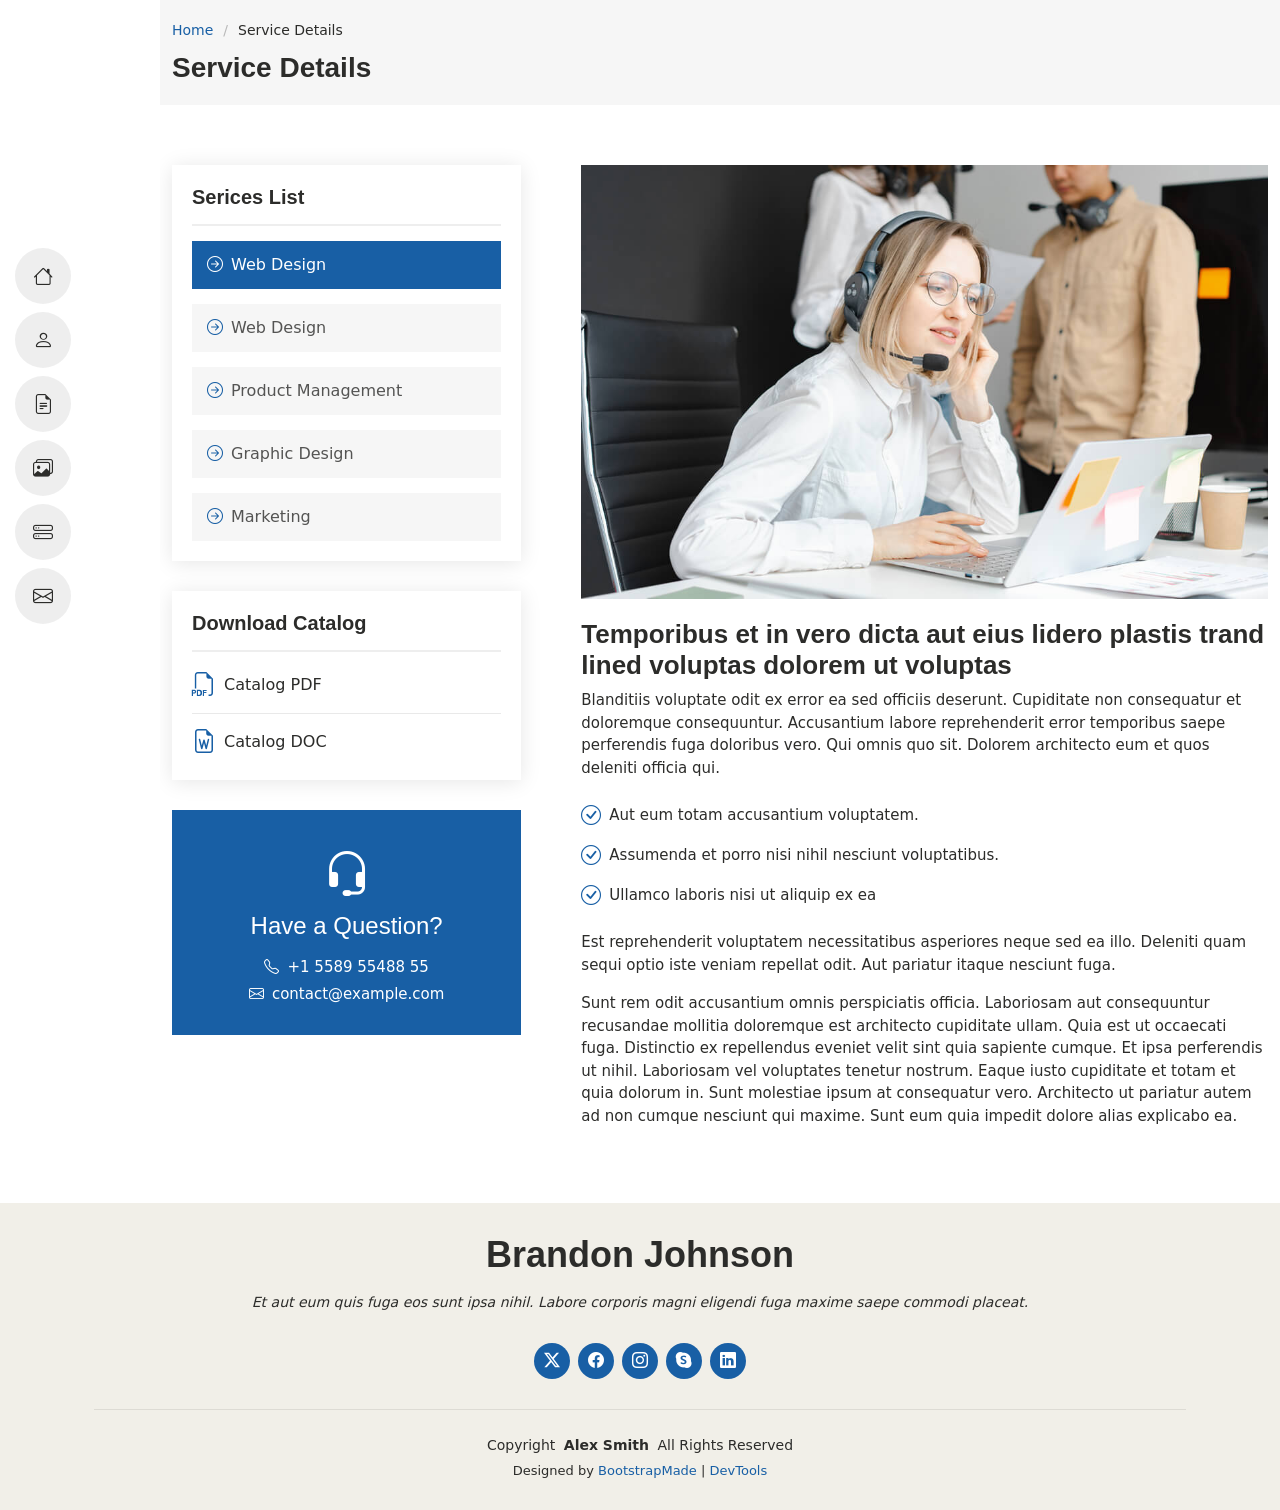
<file: service-details.html>
<!DOCTYPE html>
<html lang="en">

<head>
  <meta charset="utf-8">
  <meta content="width=device-width, initial-scale=1.0" name="viewport">
  <title>Service Details - MyResume Bootstrap Template</title>
  <meta content="" name="description">
  <meta content="" name="keywords">

  <!-- Favicons -->
  <link href="assets/img/favicon.png" rel="icon">
  <link href="assets/img/apple-touch-icon.png" rel="apple-touch-icon">

  <!-- Fonts -->
  <link href="https://fonts.googleapis.com" rel="preconnect">
  <link href="https://fonts.gstatic.com" rel="preconnect" crossorigin>
  <link href="https://fonts.googleapis.com/css2?family=Roboto:ital,wght@0,100;0,300;0,400;0,500;0,700;0,900;1,100;1,300;1,400;1,500;1,700;1,900&family=Poppins:ital,wght@0,100;0,200;0,300;0,400;0,500;0,600;0,700;0,800;0,900;1,100;1,200;1,300;1,400;1,500;1,600;1,700;1,800;1,900&family=Raleway:ital,wght@0,100;0,200;0,300;0,400;0,500;0,600;0,700;0,800;0,900;1,100;1,200;1,300;1,400;1,500;1,600;1,700;1,800;1,900&display=swap" rel="stylesheet">

  <!-- Vendor CSS Files -->
  <link href="assets/vendor/bootstrap/css/bootstrap.min.css" rel="stylesheet">
  <link href="assets/vendor/bootstrap-icons/bootstrap-icons.css" rel="stylesheet">
  <link href="assets/vendor/aos/aos.css" rel="stylesheet">
  <link href="assets/vendor/glightbox/css/glightbox.min.css" rel="stylesheet">
  <link href="assets/vendor/swiper/swiper-bundle.min.css" rel="stylesheet">

  <!-- Main CSS File -->
  <link href="assets/css/main.css" rel="stylesheet">

  <!-- =======================================================
  * Template Name: MyResume
  * Template URL: https://bootstrapmade.com/free-html-bootstrap-template-my-resume/
  * Updated: Jun 29 2024 with Bootstrap v5.3.3
  * Author: BootstrapMade.com
  * License: https://bootstrapmade.com/license/
  ======================================================== -->
</head>

<body class="service-details-page">

  <header id="header" class="header d-flex flex-column justify-content-center">

    <i class="header-toggle d-xl-none bi bi-list"></i>

    <nav id="navmenu" class="navmenu">
      <ul>
        <li><a href="#hero"><i class="bi bi-house navicon"></i><span>Home</span></a></li>
        <li><a href="#about"><i class="bi bi-person navicon"></i><span>About</span></a></li>
        <li><a href="#resume"><i class="bi bi-file-earmark-text navicon"></i><span>Resume</span></a></li>
        <li><a href="#portfolio"><i class="bi bi-images navicon"></i><span>Portfolio</span></a></li>
        <li><a href="#services"><i class="bi bi-hdd-stack navicon"></i><span>Services</span></a></li>
        <li><a href="#contact"><i class="bi bi-envelope navicon"></i><span>Contact</span></a></li>
      </ul>
    </nav>

  </header>

  <main class="main">

    <!-- Page Title -->
    <div class="page-title" data-aos="fade">
      <div class="container">
        <nav class="breadcrumbs">
          <ol>
            <li><a href="index.html">Home</a></li>
            <li class="current">Service Details</li>
          </ol>
        </nav>
        <h1>Service Details</h1>
      </div>
    </div><!-- End Page Title -->

    <!-- Service Details Section -->
    <section id="service-details" class="service-details section">

      <div class="container">

        <div class="row gy-5">

          <div class="col-lg-4" data-aos="fade-up" data-aos-delay="100">

            <div class="service-box">
              <h4>Serices List</h4>
              <div class="services-list">
                <a href="#" class="active"><i class="bi bi-arrow-right-circle"></i><span>Web Design</span></a>
                <a href="#"><i class="bi bi-arrow-right-circle"></i><span>Web Design</span></a>
                <a href="#"><i class="bi bi-arrow-right-circle"></i><span>Product Management</span></a>
                <a href="#"><i class="bi bi-arrow-right-circle"></i><span>Graphic Design</span></a>
                <a href="#"><i class="bi bi-arrow-right-circle"></i><span>Marketing</span></a>
              </div>
            </div><!-- End Services List -->

            <div class="service-box">
              <h4>Download Catalog</h4>
              <div class="download-catalog">
                <a href="#"><i class="bi bi-filetype-pdf"></i><span>Catalog PDF</span></a>
                <a href="#"><i class="bi bi-file-earmark-word"></i><span>Catalog DOC</span></a>
              </div>
            </div><!-- End Services List -->

            <div class="help-box d-flex flex-column justify-content-center align-items-center">
              <i class="bi bi-headset help-icon"></i>
              <h4>Have a Question?</h4>
              <p class="d-flex align-items-center mt-2 mb-0"><i class="bi bi-telephone me-2"></i> <span>+1 5589 55488 55</span></p>
              <p class="d-flex align-items-center mt-1 mb-0"><i class="bi bi-envelope me-2"></i> <a href="mailto:contact@example.com">contact@example.com</a></p>
            </div>

          </div>

          <div class="col-lg-8 ps-lg-5" data-aos="fade-up" data-aos-delay="200">
            <img src="assets/img/services.jpg" alt="" class="img-fluid services-img">
            <h3>Temporibus et in vero dicta aut eius lidero plastis trand lined voluptas dolorem ut voluptas</h3>
            <p>
              Blanditiis voluptate odit ex error ea sed officiis deserunt. Cupiditate non consequatur et doloremque consequuntur. Accusantium labore reprehenderit error temporibus saepe perferendis fuga doloribus vero. Qui omnis quo sit. Dolorem architecto eum et quos deleniti officia qui.
            </p>
            <ul>
              <li><i class="bi bi-check-circle"></i> <span>Aut eum totam accusantium voluptatem.</span></li>
              <li><i class="bi bi-check-circle"></i> <span>Assumenda et porro nisi nihil nesciunt voluptatibus.</span></li>
              <li><i class="bi bi-check-circle"></i> <span>Ullamco laboris nisi ut aliquip ex ea</span></li>
            </ul>
            <p>
              Est reprehenderit voluptatem necessitatibus asperiores neque sed ea illo. Deleniti quam sequi optio iste veniam repellat odit. Aut pariatur itaque nesciunt fuga.
            </p>
            <p>
              Sunt rem odit accusantium omnis perspiciatis officia. Laboriosam aut consequuntur recusandae mollitia doloremque est architecto cupiditate ullam. Quia est ut occaecati fuga. Distinctio ex repellendus eveniet velit sint quia sapiente cumque. Et ipsa perferendis ut nihil. Laboriosam vel voluptates tenetur nostrum. Eaque iusto cupiditate et totam et quia dolorum in. Sunt molestiae ipsum at consequatur vero. Architecto ut pariatur autem ad non cumque nesciunt qui maxime. Sunt eum quia impedit dolore alias explicabo ea.
            </p>
          </div>

        </div>

      </div>

    </section><!-- /Service Details Section -->

  </main>

  <footer id="footer" class="footer position-relative light-background">
    <div class="container">
      <h3 class="sitename">Brandon Johnson</h3>
      <p>Et aut eum quis fuga eos sunt ipsa nihil. Labore corporis magni eligendi fuga maxime saepe commodi placeat.</p>
      <div class="social-links d-flex justify-content-center">
        <a href=""><i class="bi bi-twitter-x"></i></a>
        <a href=""><i class="bi bi-facebook"></i></a>
        <a href=""><i class="bi bi-instagram"></i></a>
        <a href=""><i class="bi bi-skype"></i></a>
        <a href=""><i class="bi bi-linkedin"></i></a>
      </div>
      <div class="container">
        <div class="copyright">
          <span>Copyright</span> <strong class="px-1 sitename">Alex Smith</strong> <span>All Rights Reserved</span>
        </div>
        <div class="credits">
          <!-- All the links in the footer should remain intact. -->
          <!-- You can delete the links only if you've purchased the pro version. -->
          <!-- Licensing information: https://bootstrapmade.com/license/ -->
          <!-- Purchase the pro version with working PHP/AJAX contact form: [buy-url] -->
          Designed by <a href="https://bootstrapmade.com/">BootstrapMade</a> | <a href="https://bootstrapmade.com/tools/">DevTools</a>
        </div>
      </div>
    </div>
  </footer>

  <!-- Scroll Top -->
  <a href="#" id="scroll-top" class="scroll-top d-flex align-items-center justify-content-center"><i class="bi bi-arrow-up-short"></i></a>

  <!-- Preloader -->
  <div id="preloader"></div>

  <!-- Vendor JS Files -->
  <script src="assets/vendor/bootstrap/js/bootstrap.bundle.min.js"></script>
  <script src="assets/vendor/php-email-form/validate.js"></script>
  <script src="assets/vendor/aos/aos.js"></script>
  <script src="assets/vendor/typed.js/typed.umd.js"></script>
  <script src="assets/vendor/purecounter/purecounter_vanilla.js"></script>
  <script src="assets/vendor/waypoints/noframework.waypoints.js"></script>
  <script src="assets/vendor/glightbox/js/glightbox.min.js"></script>
  <script src="assets/vendor/imagesloaded/imagesloaded.pkgd.min.js"></script>
  <script src="assets/vendor/isotope-layout/isotope.pkgd.min.js"></script>
  <script src="assets/vendor/swiper/swiper-bundle.min.js"></script>

  <!-- Main JS File -->
  <script src="assets/js/main.js"></script>

</body>

</html>
</file>
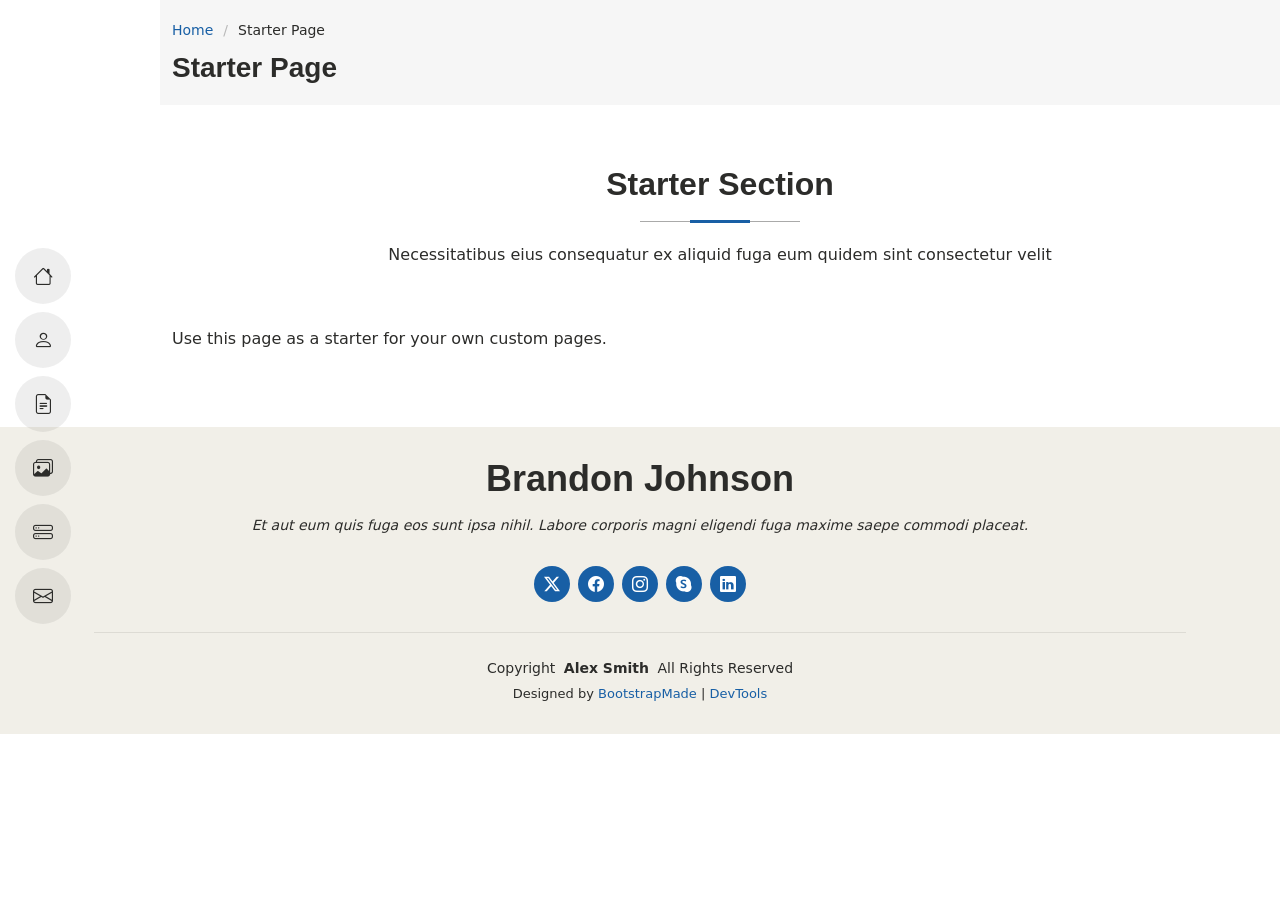
<file: starter-page.html>
<!DOCTYPE html>
<html lang="en">

<head>
  <meta charset="utf-8">
  <meta content="width=device-width, initial-scale=1.0" name="viewport">
  <title>Starter Page - MyResume Bootstrap Template</title>
  <meta content="" name="description">
  <meta content="" name="keywords">

  <!-- Favicons -->
  <link href="assets/img/favicon.png" rel="icon">
  <link href="assets/img/apple-touch-icon.png" rel="apple-touch-icon">

  <!-- Fonts -->
  <link href="https://fonts.googleapis.com" rel="preconnect">
  <link href="https://fonts.gstatic.com" rel="preconnect" crossorigin>
  <link href="https://fonts.googleapis.com/css2?family=Roboto:ital,wght@0,100;0,300;0,400;0,500;0,700;0,900;1,100;1,300;1,400;1,500;1,700;1,900&family=Poppins:ital,wght@0,100;0,200;0,300;0,400;0,500;0,600;0,700;0,800;0,900;1,100;1,200;1,300;1,400;1,500;1,600;1,700;1,800;1,900&family=Raleway:ital,wght@0,100;0,200;0,300;0,400;0,500;0,600;0,700;0,800;0,900;1,100;1,200;1,300;1,400;1,500;1,600;1,700;1,800;1,900&display=swap" rel="stylesheet">

  <!-- Vendor CSS Files -->
  <link href="assets/vendor/bootstrap/css/bootstrap.min.css" rel="stylesheet">
  <link href="assets/vendor/bootstrap-icons/bootstrap-icons.css" rel="stylesheet">
  <link href="assets/vendor/aos/aos.css" rel="stylesheet">
  <link href="assets/vendor/glightbox/css/glightbox.min.css" rel="stylesheet">
  <link href="assets/vendor/swiper/swiper-bundle.min.css" rel="stylesheet">

  <!-- Main CSS File -->
  <link href="assets/css/main.css" rel="stylesheet">

  <!-- =======================================================
  * Template Name: MyResume
  * Template URL: https://bootstrapmade.com/free-html-bootstrap-template-my-resume/
  * Updated: Jun 29 2024 with Bootstrap v5.3.3
  * Author: BootstrapMade.com
  * License: https://bootstrapmade.com/license/
  ======================================================== -->
</head>

<body class="starter-page-page">

  <header id="header" class="header d-flex flex-column justify-content-center">

    <i class="header-toggle d-xl-none bi bi-list"></i>

    <nav id="navmenu" class="navmenu">
      <ul>
        <li><a href="#hero"><i class="bi bi-house navicon"></i><span>Home</span></a></li>
        <li><a href="#about"><i class="bi bi-person navicon"></i><span>About</span></a></li>
        <li><a href="#resume"><i class="bi bi-file-earmark-text navicon"></i><span>Resume</span></a></li>
        <li><a href="#portfolio"><i class="bi bi-images navicon"></i><span>Portfolio</span></a></li>
        <li><a href="#services"><i class="bi bi-hdd-stack navicon"></i><span>Services</span></a></li>
        <li><a href="#contact"><i class="bi bi-envelope navicon"></i><span>Contact</span></a></li>
      </ul>
    </nav>

  </header>

  <main class="main">

    <!-- Page Title -->
    <div class="page-title" data-aos="fade">
      <div class="container">
        <nav class="breadcrumbs">
          <ol>
            <li><a href="index.html">Home</a></li>
            <li class="current">Starter Page</li>
          </ol>
        </nav>
        <h1>Starter Page</h1>
      </div>
    </div><!-- End Page Title -->

    <!-- Starter Section Section -->
    <section id="starter-section" class="starter-section section">

      <!-- Section Title -->
      <div class="container section-title" data-aos="fade-up">
        <h2>Starter Section</h2>
        <p>Necessitatibus eius consequatur ex aliquid fuga eum quidem sint consectetur velit</p>
      </div><!-- End Section Title -->

      <div class="container" data-aos="fade-up">
        <p>Use this page as a starter for your own custom pages.</p>
      </div>

    </section><!-- /Starter Section Section -->

  </main>

  <footer id="footer" class="footer position-relative light-background">
    <div class="container">
      <h3 class="sitename">Brandon Johnson</h3>
      <p>Et aut eum quis fuga eos sunt ipsa nihil. Labore corporis magni eligendi fuga maxime saepe commodi placeat.</p>
      <div class="social-links d-flex justify-content-center">
        <a href=""><i class="bi bi-twitter-x"></i></a>
        <a href=""><i class="bi bi-facebook"></i></a>
        <a href=""><i class="bi bi-instagram"></i></a>
        <a href=""><i class="bi bi-skype"></i></a>
        <a href=""><i class="bi bi-linkedin"></i></a>
      </div>
      <div class="container">
        <div class="copyright">
          <span>Copyright</span> <strong class="px-1 sitename">Alex Smith</strong> <span>All Rights Reserved</span>
        </div>
        <div class="credits">
          <!-- All the links in the footer should remain intact. -->
          <!-- You can delete the links only if you've purchased the pro version. -->
          <!-- Licensing information: https://bootstrapmade.com/license/ -->
          <!-- Purchase the pro version with working PHP/AJAX contact form: [buy-url] -->
          Designed by <a href="https://bootstrapmade.com/">BootstrapMade</a> | <a href="https://bootstrapmade.com/tools/">DevTools</a>
        </div>
      </div>
    </div>
  </footer>

  <!-- Scroll Top -->
  <a href="#" id="scroll-top" class="scroll-top d-flex align-items-center justify-content-center"><i class="bi bi-arrow-up-short"></i></a>

  <!-- Preloader -->
  <div id="preloader"></div>

  <!-- Vendor JS Files -->
  <script src="assets/vendor/bootstrap/js/bootstrap.bundle.min.js"></script>
  <script src="assets/vendor/php-email-form/validate.js"></script>
  <script src="assets/vendor/aos/aos.js"></script>
  <script src="assets/vendor/typed.js/typed.umd.js"></script>
  <script src="assets/vendor/purecounter/purecounter_vanilla.js"></script>
  <script src="assets/vendor/waypoints/noframework.waypoints.js"></script>
  <script src="assets/vendor/glightbox/js/glightbox.min.js"></script>
  <script src="assets/vendor/imagesloaded/imagesloaded.pkgd.min.js"></script>
  <script src="assets/vendor/isotope-layout/isotope.pkgd.min.js"></script>
  <script src="assets/vendor/swiper/swiper-bundle.min.js"></script>

  <!-- Main JS File -->
  <script src="assets/js/main.js"></script>

</body>

</html>
</file>
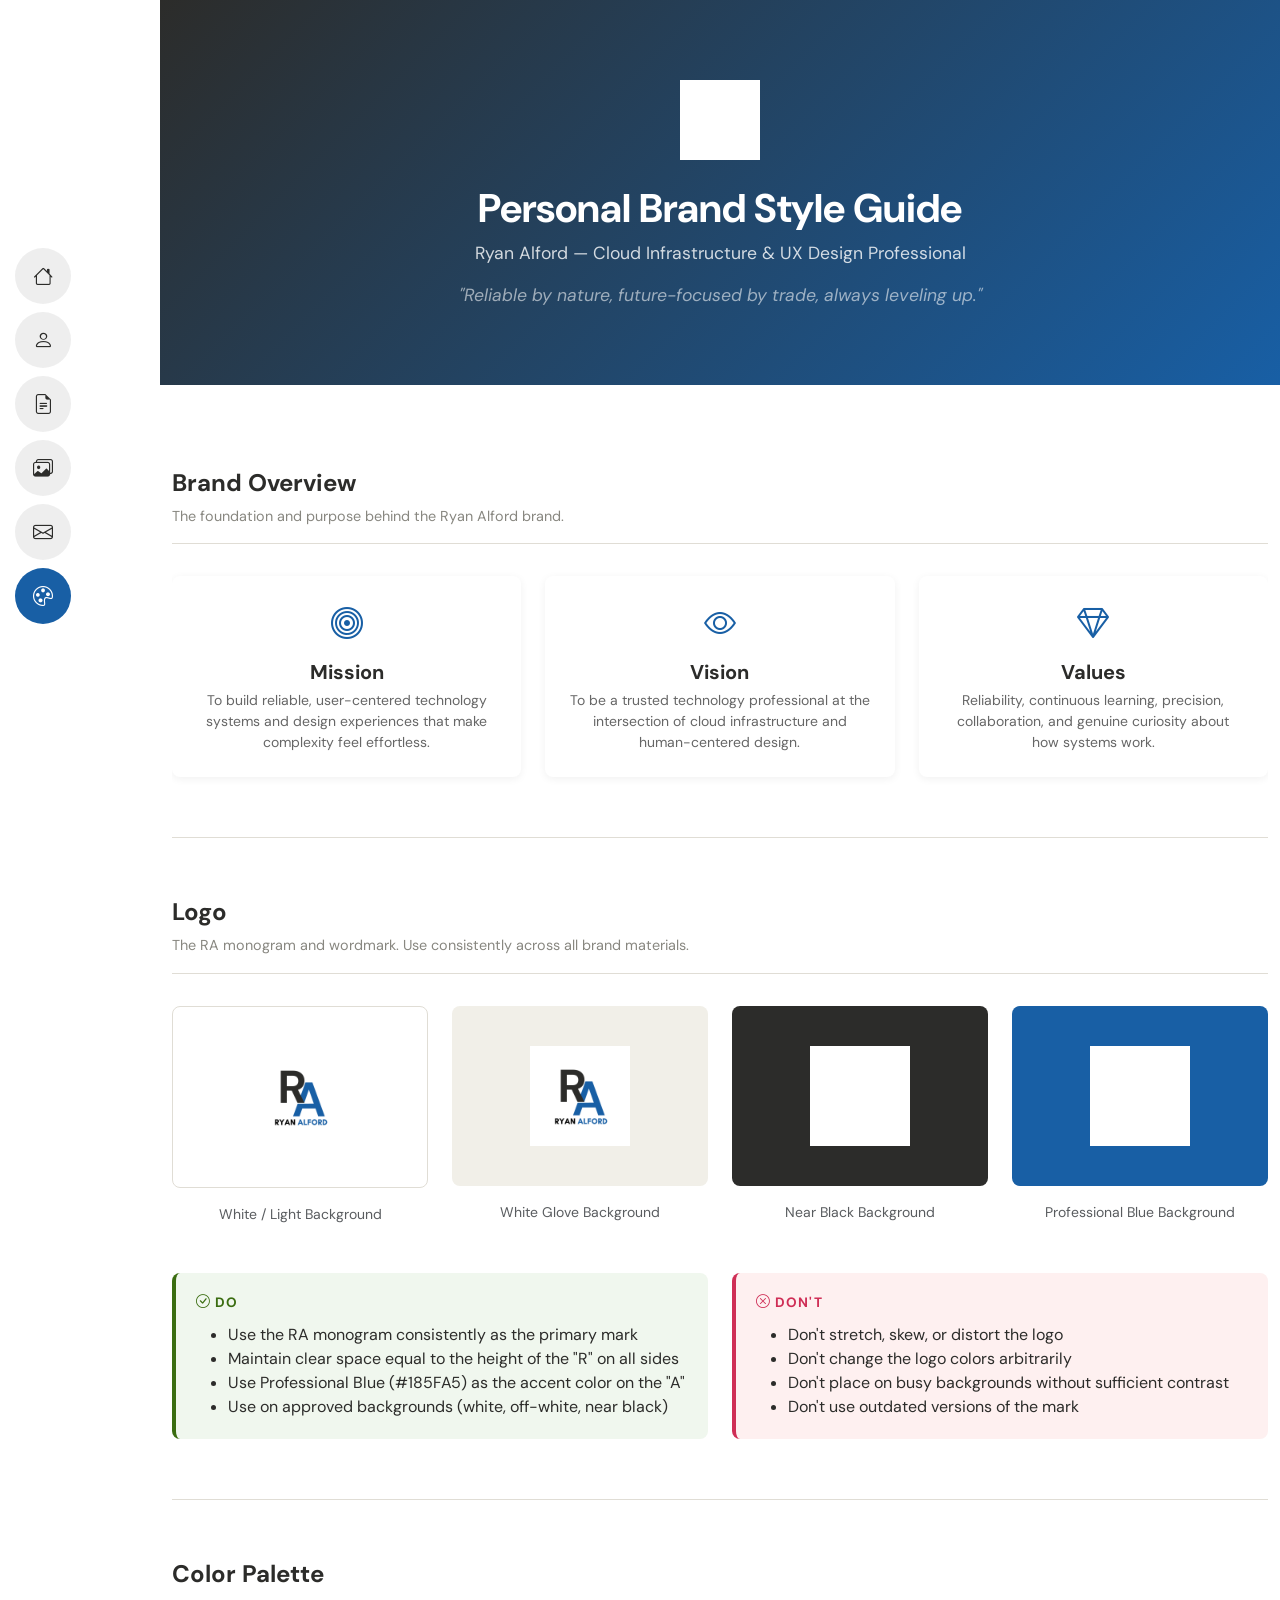
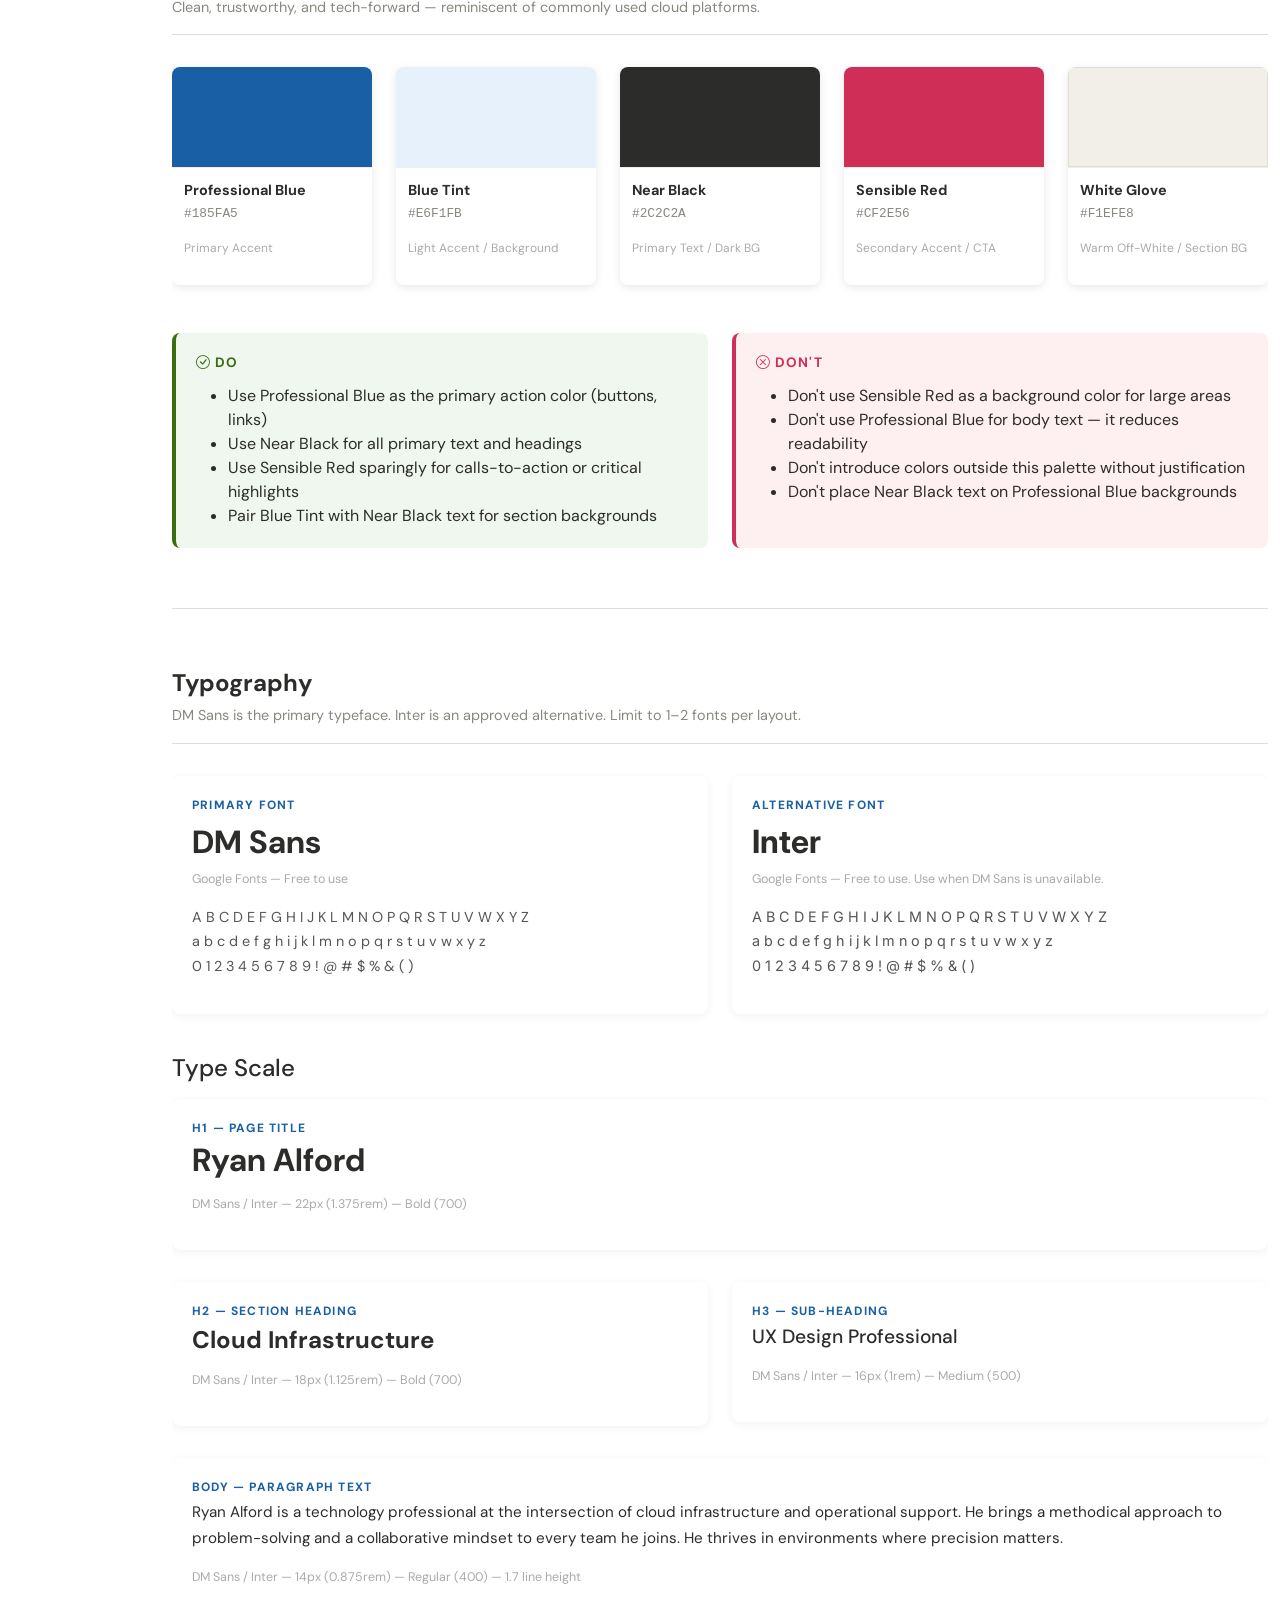
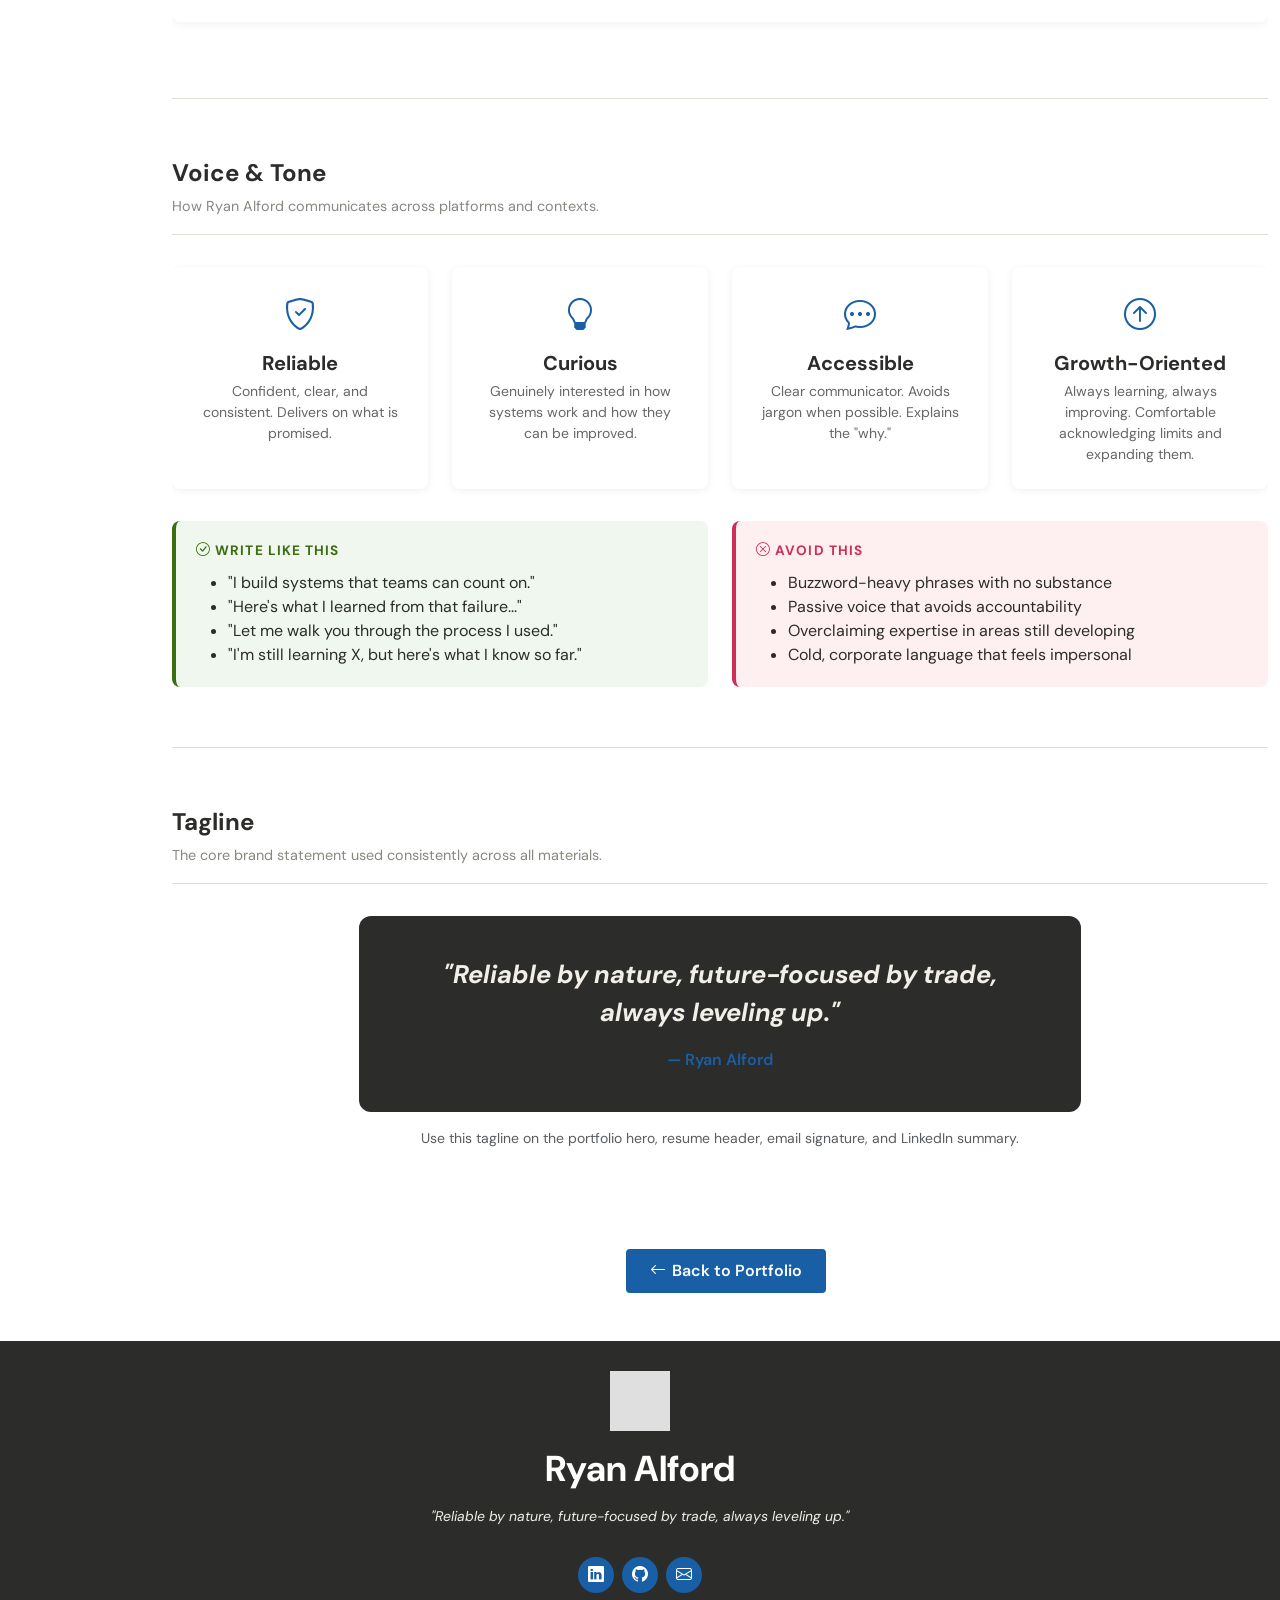
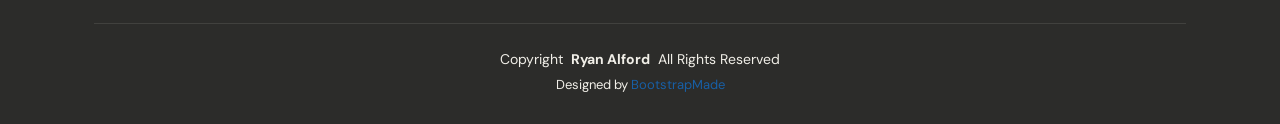
<file: style-guide.html>
<!DOCTYPE html>
<html lang="en">

<head>
  <meta charset="utf-8">
  <meta content="width=device-width, initial-scale=1.0" name="viewport">
  <title>Brand Style Guide - Ryan Alford</title>
  <meta content="Personal brand style guide for Ryan Alford — colors, typography, logo, and usage guidelines." name="description">

  <!-- Favicons -->
  <link href="assets/img/logo.png" rel="icon">
  <link href="assets/img/logo.png" rel="apple-touch-icon">

  <!-- Fonts -->
  <link href="https://fonts.googleapis.com" rel="preconnect">
  <link href="https://fonts.gstatic.com" rel="preconnect" crossorigin>
  <link href="https://fonts.googleapis.com/css2?family=DM+Sans:ital,opsz,wght@0,9..40,300;0,9..40,400;0,9..40,500;0,9..40,600;0,9..40,700;1,9..40,300;1,9..40,400;1,9..40,500&family=Inter:wght@300;400;500;600;700&display=swap" rel="stylesheet">

  <!-- Vendor CSS Files -->
  <link href="assets/vendor/bootstrap/css/bootstrap.min.css" rel="stylesheet">
  <link href="assets/vendor/bootstrap-icons/bootstrap-icons.css" rel="stylesheet">
  <link href="assets/vendor/aos/aos.css" rel="stylesheet">

  <!-- Main CSS File -->
  <link href="assets/css/main.css" rel="stylesheet">

  <style>
    /* Style Guide Specific Styles */
    .sg-hero {
      background: linear-gradient(135deg, #2c2c2a 0%, #185fa5 100%);
      color: #ffffff;
      padding: 80px 0 60px;
      text-align: center;
    }

    .sg-hero h1 {
      color: #ffffff;
      font-size: 2.5rem;
      font-weight: 700;
    }

    .sg-hero p {
      color: rgba(255,255,255,0.8);
      font-size: 1.1rem;
    }

    .sg-section {
      padding: 60px 0;
      border-bottom: 1px solid #e0ddd5;
    }

    .sg-section:last-of-type {
      border-bottom: none;
    }

    .sg-section-title {
      font-size: 1.5rem;
      font-weight: 700;
      color: #2c2c2a;
      margin-bottom: 0.5rem;
    }

    .sg-section-subtitle {
      color: #888780;
      font-size: 0.9rem;
      margin-bottom: 2rem;
      border-bottom: 1px solid #e0ddd5;
      padding-bottom: 1rem;
    }

    /* Color Swatches */
    .color-swatch {
      border-radius: 8px;
      overflow: hidden;
      box-shadow: 0 2px 8px rgba(0,0,0,0.1);
      margin-bottom: 1rem;
    }

    .color-swatch .swatch-block {
      height: 100px;
    }

    .color-swatch .swatch-info {
      background: #ffffff;
      padding: 12px;
      border-top: 1px solid #f0eeea;
    }

    .color-swatch .swatch-name {
      font-weight: 700;
      font-size: 0.9rem;
      color: #2c2c2a;
      margin-bottom: 2px;
    }

    .color-swatch .swatch-hex {
      font-size: 0.8rem;
      color: #888780;
      font-family: monospace;
    }

    .color-swatch .swatch-role {
      font-size: 0.75rem;
      color: #aaa;
      margin-top: 4px;
    }

    /* Typography specimens */
    .type-specimen {
      padding: 20px;
      background-color: #ffffff;
      border-radius: 8px;
      box-shadow: 0 2px 8px rgba(0,0,0,0.06);
      margin-bottom: 1rem;
    }

    .type-specimen .type-label {
      font-size: 0.75rem;
      font-weight: 700;
      text-transform: uppercase;
      letter-spacing: 0.1em;
      color: #185fa5;
      margin-bottom: 4px;
    }

    .type-specimen .type-meta {
      font-size: 0.78rem;
      color: #aaa;
      margin-top: 4px;
    }

    .type-h1 { font-size: 2rem; font-weight: 700; color: #2c2c2a; line-height: 1.2; }
    .type-h2 { font-size: 1.5rem; font-weight: 700; color: #2c2c2a; line-height: 1.3; }
    .type-h3 { font-size: 1.2rem; font-weight: 500; color: #2c2c2a; line-height: 1.4; }
    .type-body { font-size: 0.95rem; font-weight: 400; color: #2c2c2a; line-height: 1.7; }

    /* Logo display */
    .logo-display {
      padding: 40px;
      border-radius: 8px;
      display: flex;
      align-items: center;
      justify-content: center;
      margin-bottom: 1rem;
    }

    .logo-display.bg-light-brand { background-color: #f1efe8; }
    .logo-display.bg-dark-brand { background-color: #2c2c2a; }
    .logo-display.bg-blue-brand { background-color: #185fa5; }
    .logo-display.bg-white { background-color: #ffffff; border: 1px solid #e0ddd5; }

    .logo-display img { max-height: 100px; }

    .logo-display.bg-dark-brand img,
    .logo-display.bg-blue-brand img {
      filter: brightness(0) invert(1);
    }

    /* Usage dos and don'ts */
    .usage-card {
      border-radius: 8px;
      padding: 20px;
      height: 100%;
    }

    .usage-card.do { background-color: #f0f7ee; border-left: 4px solid #3b6d11; }
    .usage-card.dont { background-color: #fef0f0; border-left: 4px solid #cf2e56; }

    .usage-card .usage-label {
      font-weight: 700;
      font-size: 0.85rem;
      text-transform: uppercase;
      letter-spacing: 0.08em;
      margin-bottom: 10px;
    }

    .usage-card.do .usage-label { color: #3b6d11; }
    .usage-card.dont .usage-label { color: #cf2e56; }

    /* Voice and tone */
    .voice-card {
      background-color: #ffffff;
      border-radius: 8px;
      padding: 24px;
      box-shadow: 0 2px 8px rgba(0,0,0,0.06);
      text-align: center;
      height: 100%;
    }

    .voice-card .voice-icon {
      font-size: 2rem;
      color: #185fa5;
      margin-bottom: 12px;
    }

    .voice-card h5 {
      font-weight: 700;
      color: #2c2c2a;
      margin-bottom: 6px;
    }

    .voice-card p {
      font-size: 0.875rem;
      color: #666;
      margin: 0;
    }
  </style>

</head>

<body>

  <header id="header" class="header d-flex flex-column justify-content-center">

    <i class="header-toggle d-xl-none bi bi-list"></i>

    <nav id="navmenu" class="navmenu">
      <ul>
        <li><a href="index.html#hero"><i class="bi bi-house navicon"></i><span>Home</span></a></li>
        <li><a href="index.html#about"><i class="bi bi-person navicon"></i><span>About</span></a></li>
        <li><a href="index.html#resume"><i class="bi bi-file-earmark-text navicon"></i><span>Resume</span></a></li>
        <li><a href="index.html#portfolio"><i class="bi bi-images navicon"></i><span>Projects</span></a></li>
        <li><a href="index.html#contact"><i class="bi bi-envelope navicon"></i><span>Contact</span></a></li>
        <li><a href="style-guide.html" class="active"><i class="bi bi-palette navicon"></i><span>Style Guide</span></a></li>
      </ul>
    </nav>

  </header>

  <main class="main">

    <!-- Hero -->
    <div class="sg-hero">
      <div class="container">
        <img src="assets/img/logo.png" alt="Ryan Alford Logo" height="80" style="margin-bottom: 1.5rem; filter: brightness(0) invert(1);">
        <h1>Personal Brand Style Guide</h1>
        <p>Ryan Alford &mdash; Cloud Infrastructure &amp; UX Design Professional</p>
        <p style="font-style: italic; opacity: 0.7;">"Reliable by nature, future-focused by trade, always leveling up."</p>
      </div>
    </div>

    <div class="container py-4">

      <!-- 1. Brand Overview -->
      <section class="sg-section">
        <h2 class="sg-section-title">Brand Overview</h2>
        <p class="sg-section-subtitle">The foundation and purpose behind the Ryan Alford brand.</p>
        <div class="row gy-4">
          <div class="col-md-4" data-aos="fade-up">
            <div class="voice-card">
              <div class="voice-icon"><i class="bi bi-bullseye"></i></div>
              <h5>Mission</h5>
              <p>To build reliable, user-centered technology systems and design experiences that make complexity feel effortless.</p>
            </div>
          </div>
          <div class="col-md-4" data-aos="fade-up" data-aos-delay="50">
            <div class="voice-card">
              <div class="voice-icon"><i class="bi bi-eye"></i></div>
              <h5>Vision</h5>
              <p>To be a trusted technology professional at the intersection of cloud infrastructure and human-centered design.</p>
            </div>
          </div>
          <div class="col-md-4" data-aos="fade-up" data-aos-delay="100">
            <div class="voice-card">
              <div class="voice-icon"><i class="bi bi-gem"></i></div>
              <h5>Values</h5>
              <p>Reliability, continuous learning, precision, collaboration, and genuine curiosity about how systems work.</p>
            </div>
          </div>
        </div>
      </section>

      <!-- 2. Logo -->
      <section class="sg-section">
        <h2 class="sg-section-title">Logo</h2>
        <p class="sg-section-subtitle">The RA monogram and wordmark. Use consistently across all brand materials.</p>

        <div class="row gy-4">
          <div class="col-md-3 col-6" data-aos="fade-up">
            <div class="logo-display bg-white">
              <img src="assets/img/logo.png" alt="Logo on white">
            </div>
            <p class="text-center text-muted small">White / Light Background</p>
          </div>
          <div class="col-md-3 col-6" data-aos="fade-up" data-aos-delay="50">
            <div class="logo-display bg-light-brand">
              <img src="assets/img/logo.png" alt="Logo on off-white">
            </div>
            <p class="text-center text-muted small">White Glove Background</p>
          </div>
          <div class="col-md-3 col-6" data-aos="fade-up" data-aos-delay="100">
            <div class="logo-display bg-dark-brand">
              <img src="assets/img/logo.png" alt="Logo on dark">
            </div>
            <p class="text-center text-muted small">Near Black Background</p>
          </div>
          <div class="col-md-3 col-6" data-aos="fade-up" data-aos-delay="150">
            <div class="logo-display bg-blue-brand">
              <img src="assets/img/logo.png" alt="Logo on blue">
            </div>
            <p class="text-center text-muted small">Professional Blue Background</p>
          </div>
        </div>

        <div class="row gy-4 mt-2">
          <div class="col-md-6" data-aos="fade-up">
            <div class="usage-card do">
              <p class="usage-label"><i class="bi bi-check-circle"></i> Do</p>
              <ul class="mb-0">
                <li>Use the RA monogram consistently as the primary mark</li>
                <li>Maintain clear space equal to the height of the "R" on all sides</li>
                <li>Use Professional Blue (#185FA5) as the accent color on the "A"</li>
                <li>Use on approved backgrounds (white, off-white, near black)</li>
              </ul>
            </div>
          </div>
          <div class="col-md-6" data-aos="fade-up" data-aos-delay="50">
            <div class="usage-card dont">
              <p class="usage-label"><i class="bi bi-x-circle"></i> Don't</p>
              <ul class="mb-0">
                <li>Don't stretch, skew, or distort the logo</li>
                <li>Don't change the logo colors arbitrarily</li>
                <li>Don't place on busy backgrounds without sufficient contrast</li>
                <li>Don't use outdated versions of the mark</li>
              </ul>
            </div>
          </div>
        </div>
      </section>

      <!-- 3. Color Palette -->
      <section class="sg-section">
        <h2 class="sg-section-title">Color Palette</h2>
        <p class="sg-section-subtitle">Clean, trustworthy, and tech-forward — reminiscent of commonly used cloud platforms.</p>

        <div class="row gy-3">
          <div class="col-lg col-md-4 col-6" data-aos="fade-up">
            <div class="color-swatch">
              <div class="swatch-block" style="background-color: #185fa5;"></div>
              <div class="swatch-info">
                <p class="swatch-name">Professional Blue</p>
                <p class="swatch-hex">#185FA5</p>
                <p class="swatch-role">Primary Accent</p>
              </div>
            </div>
          </div>
          <div class="col-lg col-md-4 col-6" data-aos="fade-up" data-aos-delay="50">
            <div class="color-swatch">
              <div class="swatch-block" style="background-color: #e6f1fb;"></div>
              <div class="swatch-info">
                <p class="swatch-name">Blue Tint</p>
                <p class="swatch-hex">#E6F1FB</p>
                <p class="swatch-role">Light Accent / Background</p>
              </div>
            </div>
          </div>
          <div class="col-lg col-md-4 col-6" data-aos="fade-up" data-aos-delay="100">
            <div class="color-swatch">
              <div class="swatch-block" style="background-color: #2c2c2a;"></div>
              <div class="swatch-info">
                <p class="swatch-name">Near Black</p>
                <p class="swatch-hex">#2C2C2A</p>
                <p class="swatch-role">Primary Text / Dark BG</p>
              </div>
            </div>
          </div>
          <div class="col-lg col-md-4 col-6" data-aos="fade-up" data-aos-delay="150">
            <div class="color-swatch">
              <div class="swatch-block" style="background-color: #cf2e56;"></div>
              <div class="swatch-info">
                <p class="swatch-name">Sensible Red</p>
                <p class="swatch-hex">#CF2E56</p>
                <p class="swatch-role">Secondary Accent / CTA</p>
              </div>
            </div>
          </div>
          <div class="col-lg col-md-4 col-6" data-aos="fade-up" data-aos-delay="200">
            <div class="color-swatch">
              <div class="swatch-block" style="background-color: #f1efe8; border: 1px solid #e0ddd5;"></div>
              <div class="swatch-info">
                <p class="swatch-name">White Glove</p>
                <p class="swatch-hex">#F1EFE8</p>
                <p class="swatch-role">Warm Off-White / Section BG</p>
              </div>
            </div>
          </div>
        </div>

        <div class="row gy-4 mt-2">
          <div class="col-md-6" data-aos="fade-up">
            <div class="usage-card do">
              <p class="usage-label"><i class="bi bi-check-circle"></i> Do</p>
              <ul class="mb-0">
                <li>Use Professional Blue as the primary action color (buttons, links)</li>
                <li>Use Near Black for all primary text and headings</li>
                <li>Use Sensible Red sparingly for calls-to-action or critical highlights</li>
                <li>Pair Blue Tint with Near Black text for section backgrounds</li>
              </ul>
            </div>
          </div>
          <div class="col-md-6" data-aos="fade-up" data-aos-delay="50">
            <div class="usage-card dont">
              <p class="usage-label"><i class="bi bi-x-circle"></i> Don't</p>
              <ul class="mb-0">
                <li>Don't use Sensible Red as a background color for large areas</li>
                <li>Don't use Professional Blue for body text — it reduces readability</li>
                <li>Don't introduce colors outside this palette without justification</li>
                <li>Don't place Near Black text on Professional Blue backgrounds</li>
              </ul>
            </div>
          </div>
        </div>
      </section>

      <!-- 4. Typography -->
      <section class="sg-section">
        <h2 class="sg-section-title">Typography</h2>
        <p class="sg-section-subtitle">DM Sans is the primary typeface. Inter is an approved alternative. Limit to 1–2 fonts per layout.</p>

        <div class="row gy-3 mb-4">
          <div class="col-md-6" data-aos="fade-up">
            <div class="type-specimen">
              <p class="type-label">Primary Font</p>
              <p style="font-size: 2rem; font-weight: 700; color: #2c2c2a; margin: 0;">DM Sans</p>
              <p class="type-meta">Google Fonts &mdash; Free to use</p>
              <div class="mt-3">
                <p style="font-size: 0.9rem; color: #555; line-height: 1.7;">
                  A B C D E F G H I J K L M N O P Q R S T U V W X Y Z<br>
                  a b c d e f g h i j k l m n o p q r s t u v w x y z<br>
                  0 1 2 3 4 5 6 7 8 9 ! @ # $ % &amp; ( )
                </p>
              </div>
            </div>
          </div>
          <div class="col-md-6" data-aos="fade-up" data-aos-delay="50">
            <div class="type-specimen">
              <p class="type-label">Alternative Font</p>
              <p style="font-size: 2rem; font-weight: 700; color: #2c2c2a; font-family: 'Inter', sans-serif; margin: 0;">Inter</p>
              <p class="type-meta">Google Fonts &mdash; Free to use. Use when DM Sans is unavailable.</p>
              <div class="mt-3">
                <p style="font-size: 0.9rem; color: #555; line-height: 1.7; font-family: 'Inter', sans-serif;">
                  A B C D E F G H I J K L M N O P Q R S T U V W X Y Z<br>
                  a b c d e f g h i j k l m n o p q r s t u v w x y z<br>
                  0 1 2 3 4 5 6 7 8 9 ! @ # $ % &amp; ( )
                </p>
              </div>
            </div>
          </div>
        </div>

        <h4 class="mb-3" data-aos="fade-up">Type Scale</h4>
        <div class="row gy-3">
          <div class="col-12" data-aos="fade-up">
            <div class="type-specimen">
              <p class="type-label">H1 &mdash; Page Title</p>
              <p class="type-h1">Ryan Alford</p>
              <p class="type-meta">DM Sans / Inter &mdash; 22px (1.375rem) &mdash; Bold (700)</p>
            </div>
          </div>
          <div class="col-md-6" data-aos="fade-up" data-aos-delay="50">
            <div class="type-specimen">
              <p class="type-label">H2 &mdash; Section Heading</p>
              <p class="type-h2">Cloud Infrastructure</p>
              <p class="type-meta">DM Sans / Inter &mdash; 18px (1.125rem) &mdash; Bold (700)</p>
            </div>
          </div>
          <div class="col-md-6" data-aos="fade-up" data-aos-delay="100">
            <div class="type-specimen">
              <p class="type-label">H3 &mdash; Sub-Heading</p>
              <p class="type-h3">UX Design Professional</p>
              <p class="type-meta">DM Sans / Inter &mdash; 16px (1rem) &mdash; Medium (500)</p>
            </div>
          </div>
          <div class="col-12" data-aos="fade-up" data-aos-delay="150">
            <div class="type-specimen">
              <p class="type-label">Body &mdash; Paragraph Text</p>
              <p class="type-body">Ryan Alford is a technology professional at the intersection of cloud infrastructure and operational support. He brings a methodical approach to problem-solving and a collaborative mindset to every team he joins. He thrives in environments where precision matters.</p>
              <p class="type-meta">DM Sans / Inter &mdash; 14px (0.875rem) &mdash; Regular (400) &mdash; 1.7 line height</p>
            </div>
          </div>
        </div>
      </section>

      <!-- 5. Voice & Tone -->
      <section class="sg-section">
        <h2 class="sg-section-title">Voice &amp; Tone</h2>
        <p class="sg-section-subtitle">How Ryan Alford communicates across platforms and contexts.</p>
        <div class="row gy-4">
          <div class="col-md-3 col-6" data-aos="fade-up">
            <div class="voice-card">
              <div class="voice-icon"><i class="bi bi-shield-check"></i></div>
              <h5>Reliable</h5>
              <p>Confident, clear, and consistent. Delivers on what is promised.</p>
            </div>
          </div>
          <div class="col-md-3 col-6" data-aos="fade-up" data-aos-delay="50">
            <div class="voice-card">
              <div class="voice-icon"><i class="bi bi-lightbulb"></i></div>
              <h5>Curious</h5>
              <p>Genuinely interested in how systems work and how they can be improved.</p>
            </div>
          </div>
          <div class="col-md-3 col-6" data-aos="fade-up" data-aos-delay="100">
            <div class="voice-card">
              <div class="voice-icon"><i class="bi bi-chat-dots"></i></div>
              <h5>Accessible</h5>
              <p>Clear communicator. Avoids jargon when possible. Explains the "why."</p>
            </div>
          </div>
          <div class="col-md-3 col-6" data-aos="fade-up" data-aos-delay="150">
            <div class="voice-card">
              <div class="voice-icon"><i class="bi bi-arrow-up-circle"></i></div>
              <h5>Growth-Oriented</h5>
              <p>Always learning, always improving. Comfortable acknowledging limits and expanding them.</p>
            </div>
          </div>
        </div>

        <div class="row gy-4 mt-2">
          <div class="col-md-6" data-aos="fade-up">
            <div class="usage-card do">
              <p class="usage-label"><i class="bi bi-check-circle"></i> Write Like This</p>
              <ul class="mb-0">
                <li>"I build systems that teams can count on."</li>
                <li>"Here's what I learned from that failure..."</li>
                <li>"Let me walk you through the process I used."</li>
                <li>"I'm still learning X, but here's what I know so far."</li>
              </ul>
            </div>
          </div>
          <div class="col-md-6" data-aos="fade-up" data-aos-delay="50">
            <div class="usage-card dont">
              <p class="usage-label"><i class="bi bi-x-circle"></i> Avoid This</p>
              <ul class="mb-0">
                <li>Buzzword-heavy phrases with no substance</li>
                <li>Passive voice that avoids accountability</li>
                <li>Overclaiming expertise in areas still developing</li>
                <li>Cold, corporate language that feels impersonal</li>
              </ul>
            </div>
          </div>
        </div>
      </section>

      <!-- 6. Tagline -->
      <section class="sg-section">
        <h2 class="sg-section-title">Tagline</h2>
        <p class="sg-section-subtitle">The core brand statement used consistently across all materials.</p>
        <div class="row">
          <div class="col-lg-8 mx-auto text-center" data-aos="fade-up">
            <div style="background-color: #2c2c2a; padding: 40px; border-radius: 12px;">
              <p style="font-size: 1.6rem; font-weight: 700; color: #f1efe8; font-style: italic; margin: 0; line-height: 1.5;">
                "Reliable by nature, future-focused by trade, always leveling up."
              </p>
              <p style="color: #185fa5; margin-top: 16px; font-weight: 600; margin-bottom: 0;">— Ryan Alford</p>
            </div>
            <p class="text-muted mt-3 small">Use this tagline on the portfolio hero, resume header, email signature, and LinkedIn summary.</p>
          </div>
        </div>
      </section>

      <!-- Back to Portfolio -->
      <div class="text-center py-4" data-aos="fade-up">
        <a href="index.html" class="btn-resume-download" style="font-size: 1rem; padding: 10px 24px;">
          <i class="bi bi-arrow-left"></i> Back to Portfolio
        </a>
      </div>

    </div>

  </main>

  <footer id="footer" class="footer position-relative dark-background">
    <div class="container">
      <div class="footer-logo mb-3">
        <img src="assets/img/logo.png" alt="Ryan Alford Logo" height="60">
      </div>
      <h3 class="sitename">Ryan Alford</h3>
      <p>"Reliable by nature, future-focused by trade, always leveling up."</p>
      <div class="social-links d-flex justify-content-center">
        <a href="#" aria-label="LinkedIn"><i class="bi bi-linkedin"></i></a>
        <a href="#" aria-label="GitHub"><i class="bi bi-github"></i></a>
        <a href="#" aria-label="Email"><i class="bi bi-envelope"></i></a>
      </div>
      <div class="container">
        <div class="copyright">
          <span>Copyright</span> <strong class="px-1 sitename">Ryan Alford</strong> <span>All Rights Reserved</span>
        </div>
        <div class="credits">
          Designed by <a href="https://bootstrapmade.com/">BootstrapMade</a>
        </div>
      </div>
    </div>
  </footer>

  <!-- Scroll Top -->
  <a href="#" id="scroll-top" class="scroll-top d-flex align-items-center justify-content-center"><i class="bi bi-arrow-up-short"></i></a>

  <!-- Preloader -->
  <div id="preloader"></div>

  <!-- Vendor JS Files -->
  <script src="assets/vendor/bootstrap/js/bootstrap.bundle.min.js"></script>
  <script src="assets/vendor/aos/aos.js"></script>

  <!-- Main JS File -->
  <script src="assets/js/main.js"></script>

</body>

</html>
</file>
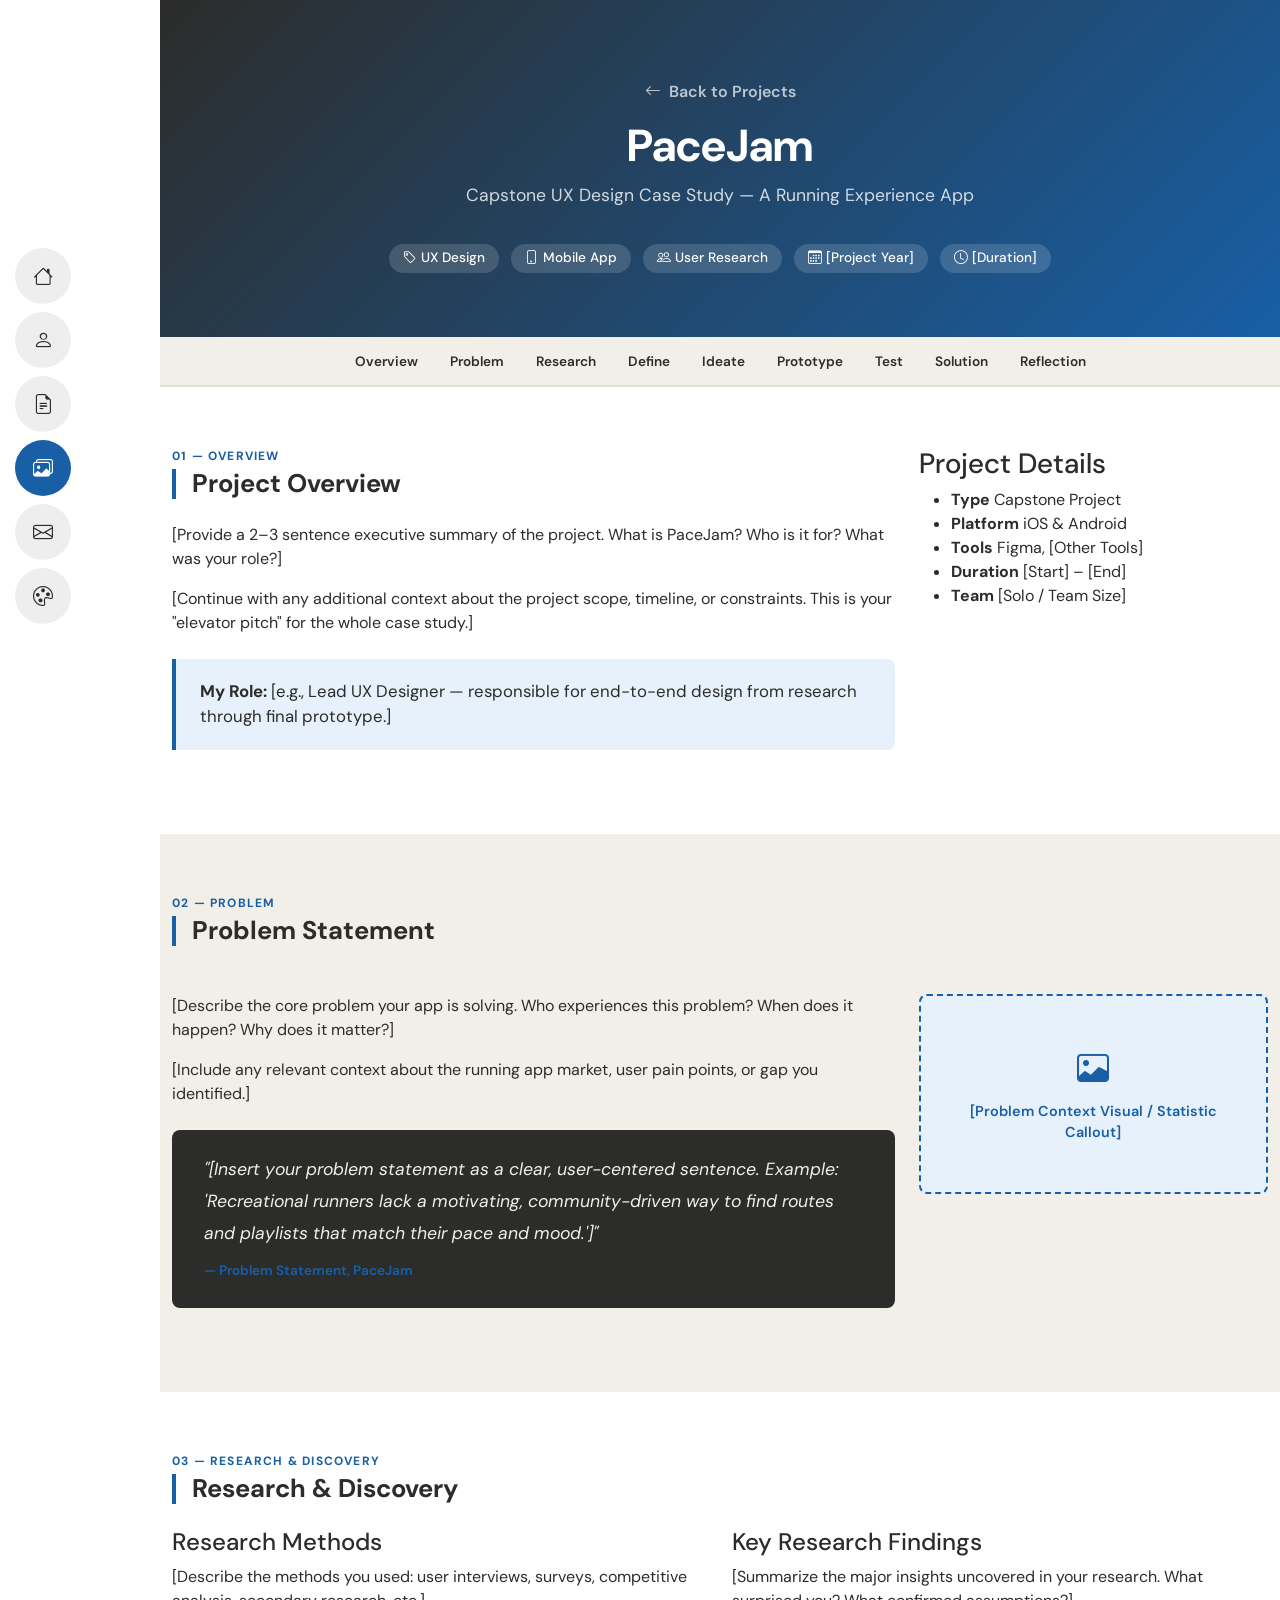
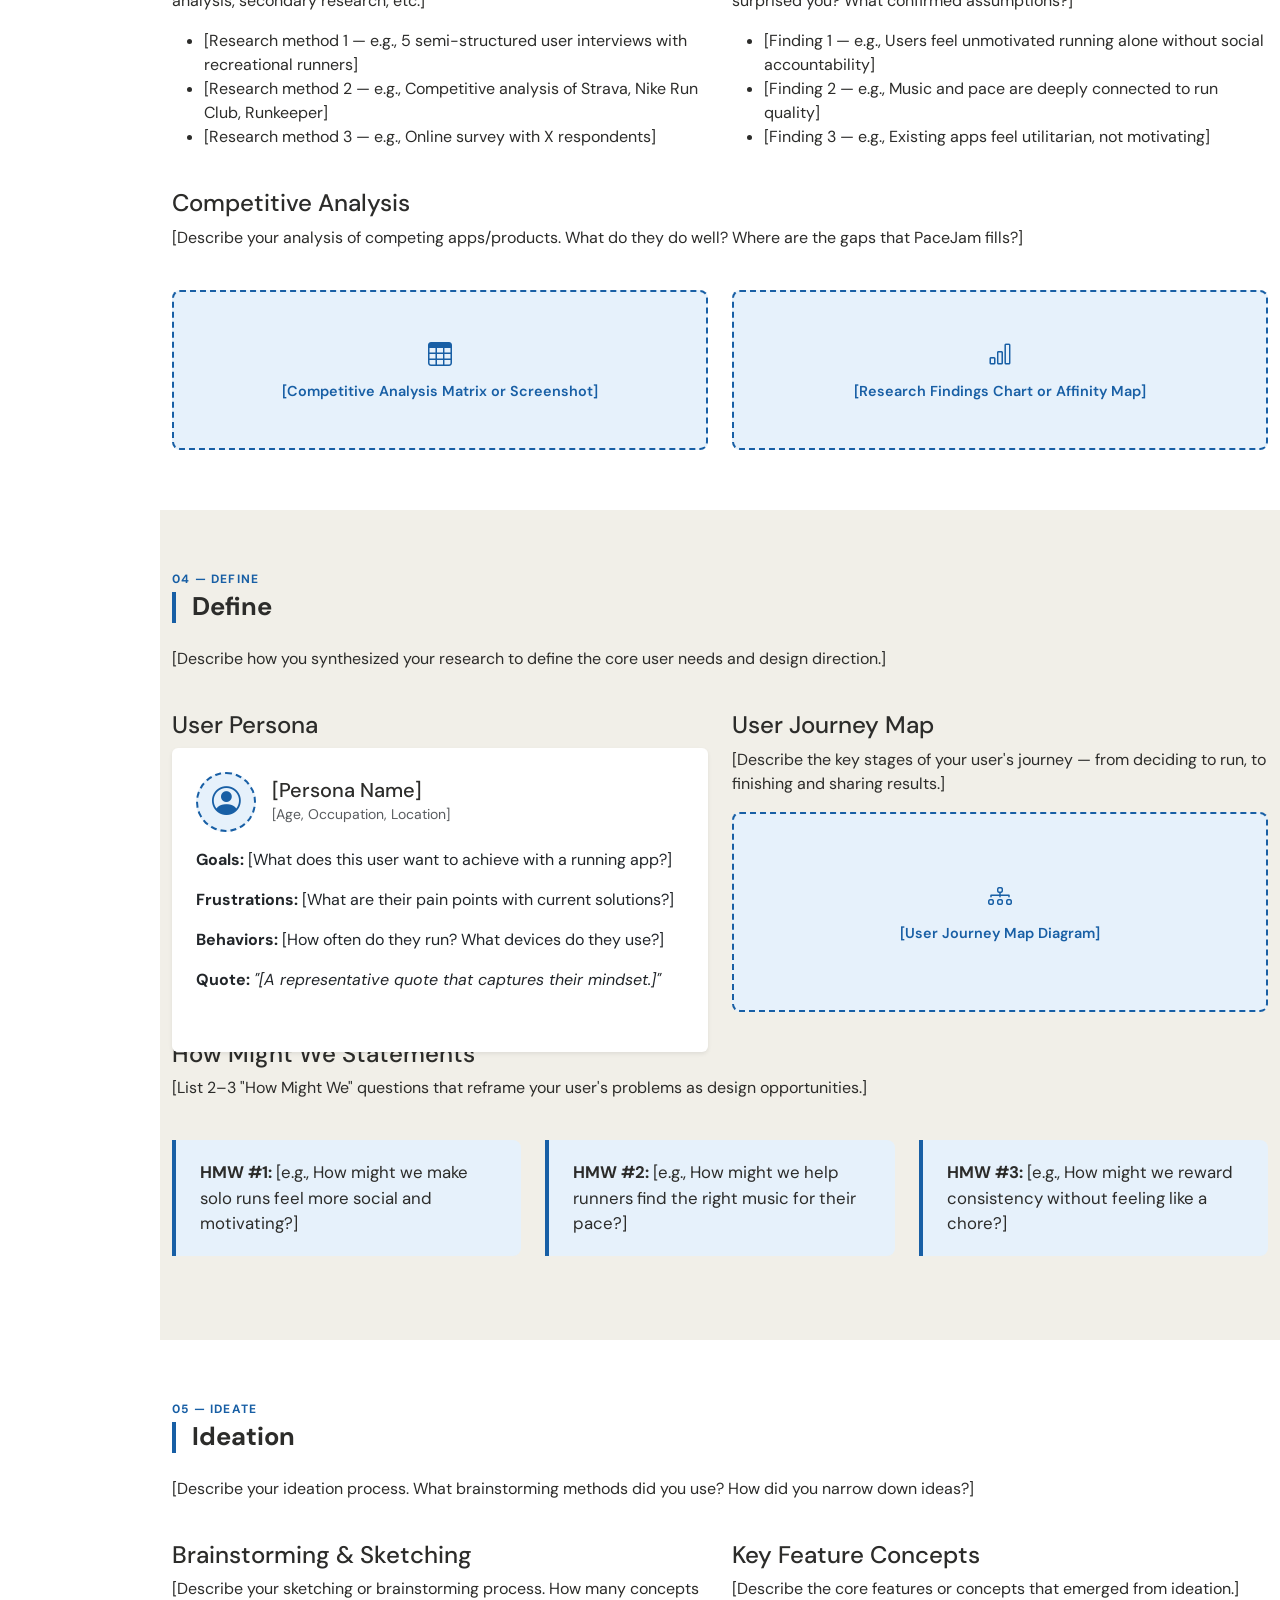
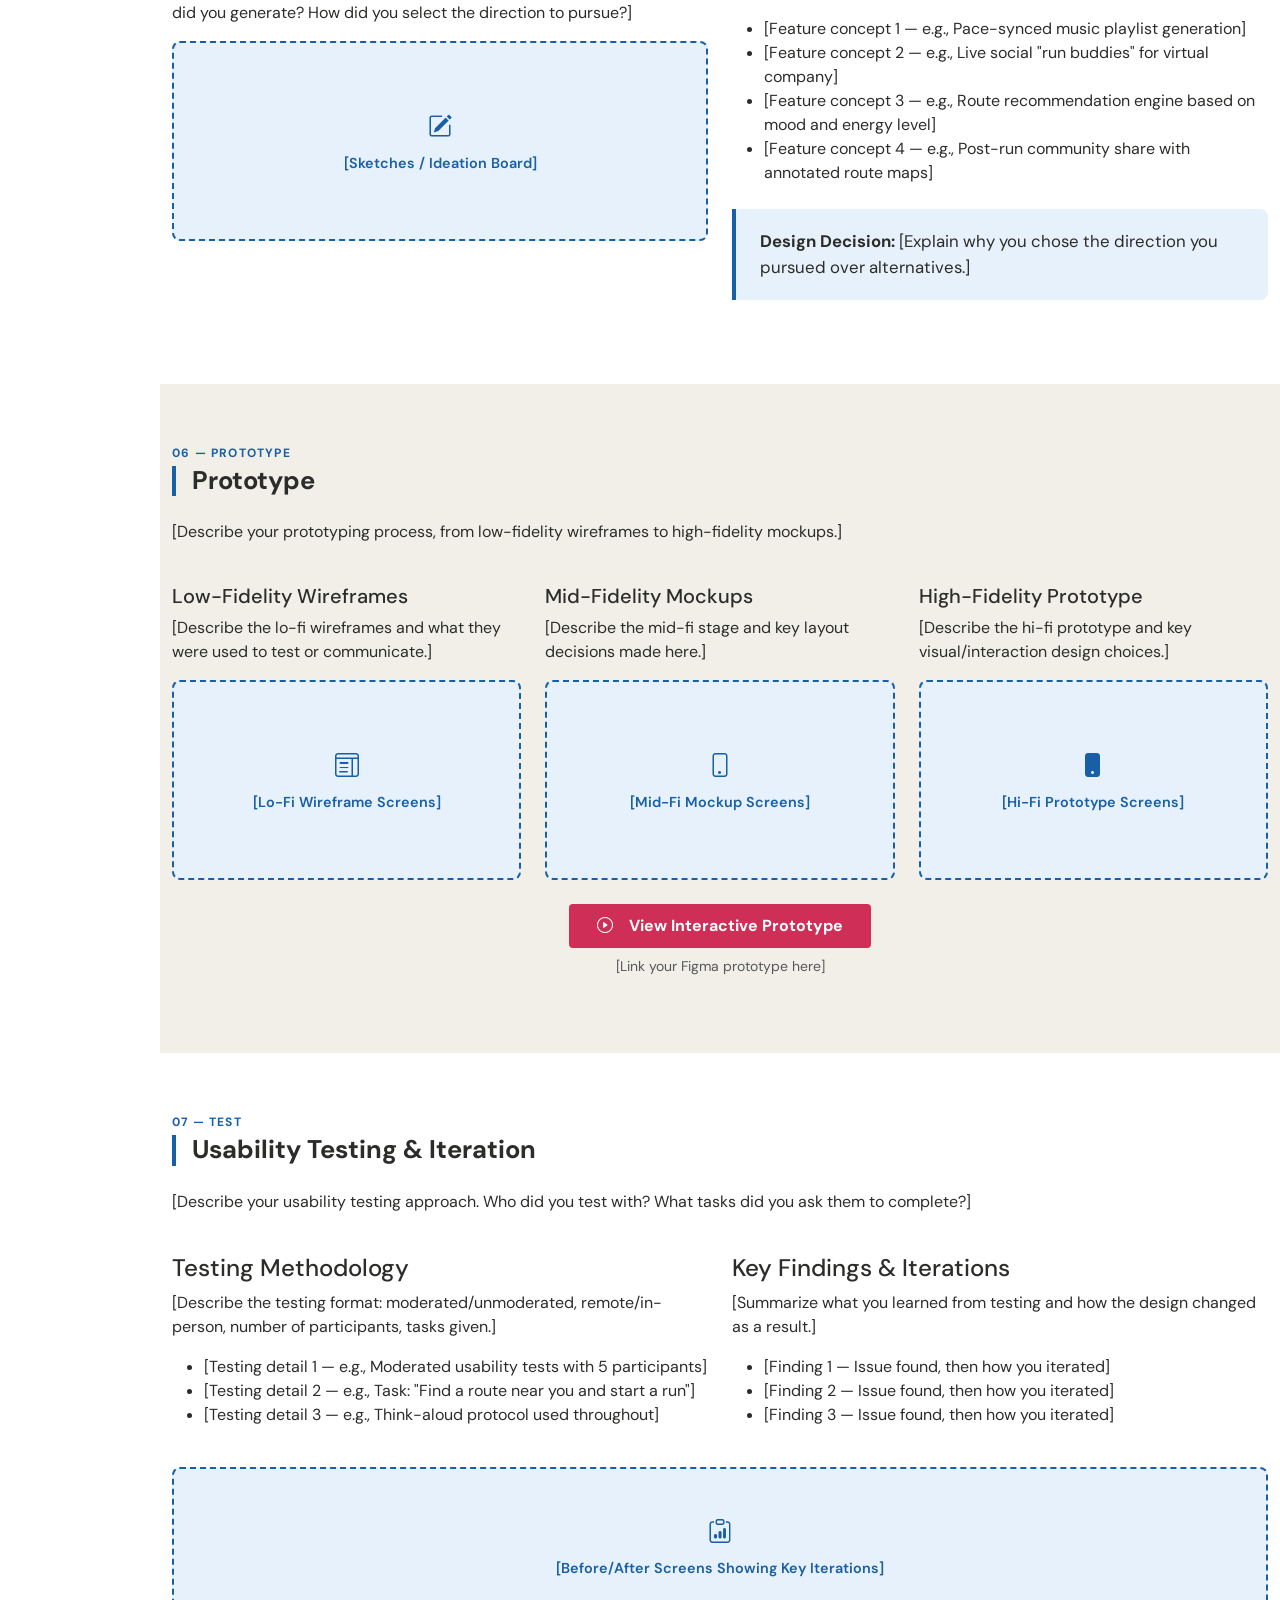
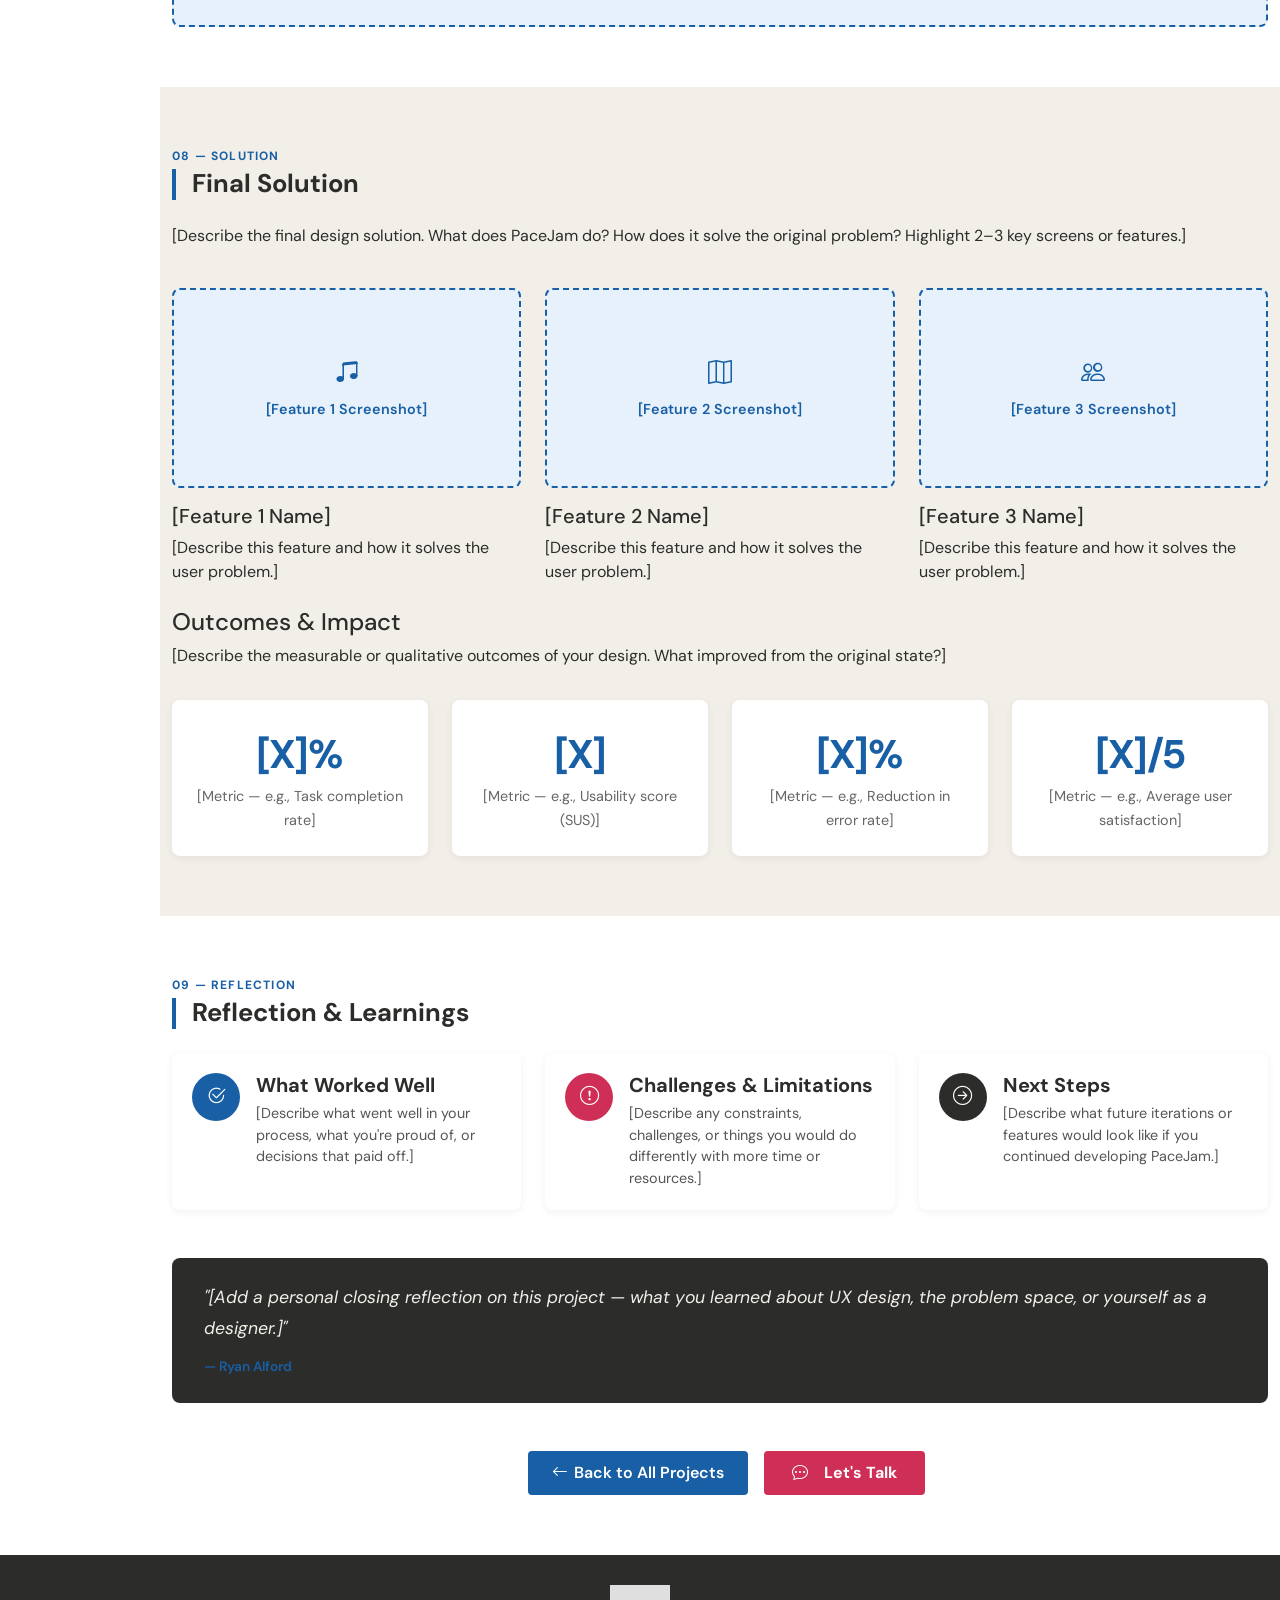
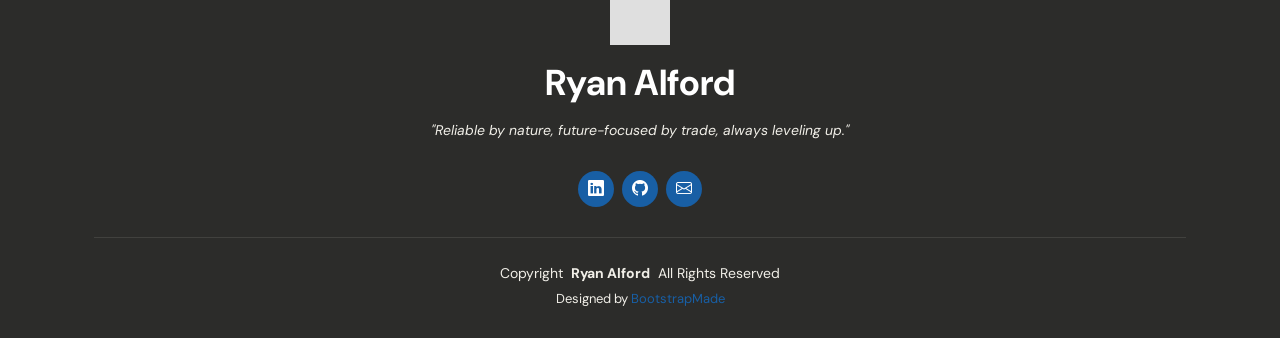
<file: Portfolio Site/MyResume/pacejam-case-study.html>
<!DOCTYPE html>
<html lang="en">

<head>
  <meta charset="utf-8">
  <meta content="width=device-width, initial-scale=1.0" name="viewport">
  <title>PaceJam Case Study - Ryan Alford</title>
  <meta content="UX case study for PaceJam, a running experience app designed by Ryan Alford." name="description">
  <meta content="UX design, case study, PaceJam, running app, Ryan Alford" name="keywords">

  <!-- Favicons -->
  <link href="assets/img/logo.png" rel="icon">
  <link href="assets/img/logo.png" rel="apple-touch-icon">

  <!-- Fonts -->
  <link href="https://fonts.googleapis.com" rel="preconnect">
  <link href="https://fonts.gstatic.com" rel="preconnect" crossorigin>
  <link href="https://fonts.googleapis.com/css2?family=DM+Sans:ital,opsz,wght@0,9..40,300;0,9..40,400;0,9..40,500;0,9..40,600;0,9..40,700;1,9..40,300;1,9..40,400;1,9..40,500&family=Inter:wght@300;400;500;600;700&display=swap" rel="stylesheet">

  <!-- Vendor CSS Files -->
  <link href="assets/vendor/bootstrap/css/bootstrap.min.css" rel="stylesheet">
  <link href="assets/vendor/bootstrap-icons/bootstrap-icons.css" rel="stylesheet">
  <link href="assets/vendor/aos/aos.css" rel="stylesheet">
  <link href="assets/vendor/glightbox/css/glightbox.min.css" rel="stylesheet">
  <link href="assets/vendor/swiper/swiper-bundle.min.css" rel="stylesheet">

  <!-- Main CSS File -->
  <link href="assets/css/main.css" rel="stylesheet">

  <style>
    /* Case Study Specific Styles */
    .case-study-hero {
      background: linear-gradient(135deg, #2c2c2a 0%, #185fa5 100%);
      color: #ffffff;
      padding: 80px 0 60px;
      text-align: center;
    }

    .case-study-hero h1 {
      color: #ffffff;
      font-size: 2.8rem;
      font-weight: 700;
      margin-bottom: 0.5rem;
    }

    .case-study-hero .subtitle {
      font-size: 1.1rem;
      color: rgba(255, 255, 255, 0.8);
      margin-bottom: 2rem;
    }

    .case-study-hero .meta-tags span {
      display: inline-block;
      background-color: rgba(255, 255, 255, 0.15);
      color: #ffffff;
      border-radius: 20px;
      padding: 4px 14px;
      font-size: 0.85rem;
      font-weight: 500;
      margin: 4px;
    }

    .case-study-nav {
      background-color: #f1efe8;
      border-bottom: 2px solid #e0ddd5;
      padding: 12px 0;
      position: sticky;
      top: 0;
      z-index: 100;
    }

    .case-study-nav ul {
      list-style: none;
      margin: 0;
      padding: 0;
      display: flex;
      flex-wrap: wrap;
      gap: 8px;
      justify-content: center;
    }

    .case-study-nav ul li a {
      color: #2c2c2a;
      font-size: 0.85rem;
      font-weight: 600;
      padding: 4px 12px;
      border-radius: 4px;
      transition: background-color 0.2s, color 0.2s;
    }

    .case-study-nav ul li a:hover {
      background-color: #185fa5;
      color: #ffffff;
    }

    .cs-section {
      padding: 60px 0;
    }

    .cs-section:nth-child(even) {
      background-color: #f1efe8;
    }

    .cs-section-title {
      font-size: 1.6rem;
      font-weight: 700;
      color: #2c2c2a;
      border-left: 4px solid #185fa5;
      padding-left: 16px;
      margin-bottom: 1.5rem;
    }

    .cs-section-number {
      font-size: 0.75rem;
      font-weight: 700;
      color: #185fa5;
      text-transform: uppercase;
      letter-spacing: 0.1em;
      margin-bottom: 4px;
    }

    .cs-highlight-box {
      background-color: #e6f1fb;
      border-left: 4px solid #185fa5;
      border-radius: 0 8px 8px 0;
      padding: 20px 24px;
      margin: 1.5rem 0;
    }

    .cs-highlight-box p {
      margin: 0;
      font-size: 1.05rem;
      color: #2c2c2a;
    }

    .cs-quote {
      background-color: #2c2c2a;
      color: #f1efe8;
      border-radius: 8px;
      padding: 24px 32px;
      font-style: italic;
      font-size: 1.1rem;
      line-height: 1.8;
      margin: 1.5rem 0;
    }

    .cs-quote cite {
      display: block;
      margin-top: 10px;
      font-style: normal;
      font-size: 0.85rem;
      color: #185fa5;
      font-weight: 600;
    }

    .process-step {
      display: flex;
      align-items: flex-start;
      gap: 16px;
      padding: 20px;
      background-color: #ffffff;
      border-radius: 8px;
      box-shadow: 0 2px 8px rgba(0,0,0,0.06);
      height: 100%;
    }

    .process-step .step-icon {
      width: 48px;
      height: 48px;
      background-color: #185fa5;
      color: #ffffff;
      border-radius: 50%;
      display: flex;
      align-items: center;
      justify-content: center;
      font-size: 1.2rem;
      flex-shrink: 0;
    }

    .process-step h5 {
      font-weight: 700;
      color: #2c2c2a;
      margin-bottom: 6px;
    }

    .process-step p {
      font-size: 0.9rem;
      color: #555;
      margin: 0;
    }

    .placeholder-img {
      background-color: #e6f1fb;
      border: 2px dashed #185fa5;
      border-radius: 8px;
      display: flex;
      align-items: center;
      justify-content: center;
      min-height: 200px;
      color: #185fa5;
      font-size: 0.9rem;
      font-weight: 600;
      text-align: center;
      padding: 20px;
    }

    .outcome-stat {
      text-align: center;
      padding: 24px;
      background-color: #ffffff;
      border-radius: 8px;
      box-shadow: 0 2px 8px rgba(0,0,0,0.06);
    }

    .outcome-stat .stat-number {
      font-size: 2.5rem;
      font-weight: 700;
      color: #185fa5;
      display: block;
    }

    .outcome-stat .stat-label {
      font-size: 0.9rem;
      color: #666;
    }

    .back-to-portfolio {
      display: inline-flex;
      align-items: center;
      gap: 8px;
      color: #185fa5;
      font-weight: 600;
      margin-bottom: 1rem;
      transition: color 0.2s;
    }

    .back-to-portfolio:hover {
      color: #2c2c2a;
    }
  </style>

</head>

<body class="portfolio-details-page">

  <header id="header" class="header d-flex flex-column justify-content-center">

    <i class="header-toggle d-xl-none bi bi-list"></i>

    <nav id="navmenu" class="navmenu">
      <ul>
        <li><a href="index.html#hero"><i class="bi bi-house navicon"></i><span>Home</span></a></li>
        <li><a href="index.html#about"><i class="bi bi-person navicon"></i><span>About</span></a></li>
        <li><a href="index.html#resume"><i class="bi bi-file-earmark-text navicon"></i><span>Resume</span></a></li>
        <li><a href="index.html#portfolio" class="active"><i class="bi bi-images navicon"></i><span>Projects</span></a></li>
        <li><a href="index.html#contact"><i class="bi bi-envelope navicon"></i><span>Contact</span></a></li>
        <li><a href="style-guide.html"><i class="bi bi-palette navicon"></i><span>Style Guide</span></a></li>
      </ul>
    </nav>

  </header>

  <main class="main">

    <!-- Case Study Hero -->
    <div class="case-study-hero">
      <div class="container">
        <a href="index.html#portfolio" class="back-to-portfolio" style="color: rgba(255,255,255,0.7);">
          <i class="bi bi-arrow-left"></i> Back to Projects
        </a>
        <h1>PaceJam</h1>
        <p class="subtitle">Capstone UX Design Case Study &mdash; A Running Experience App</p>
        <div class="meta-tags">
          <span><i class="bi bi-tag"></i> UX Design</span>
          <span><i class="bi bi-phone"></i> Mobile App</span>
          <span><i class="bi bi-people"></i> User Research</span>
          <span><i class="bi bi-calendar3"></i> [Project Year]</span>
          <span><i class="bi bi-clock"></i> [Duration]</span>
        </div>
      </div>
    </div>

    <!-- In-Page Navigation -->
    <nav class="case-study-nav d-none d-md-block">
      <div class="container">
        <ul>
          <li><a href="#overview">Overview</a></li>
          <li><a href="#problem">Problem</a></li>
          <li><a href="#research">Research</a></li>
          <li><a href="#define">Define</a></li>
          <li><a href="#ideate">Ideate</a></li>
          <li><a href="#prototype">Prototype</a></li>
          <li><a href="#test">Test</a></li>
          <li><a href="#solution">Solution</a></li>
          <li><a href="#reflection">Reflection</a></li>
        </ul>
      </div>
    </nav>

    <!-- 1. Overview -->
    <section id="overview" class="cs-section">
      <div class="container">
        <div class="row gy-4">
          <div class="col-lg-8" data-aos="fade-up">
            <p class="cs-section-number">01 &mdash; Overview</p>
            <h2 class="cs-section-title">Project Overview</h2>
            <p>[Provide a 2–3 sentence executive summary of the project. What is PaceJam? Who is it for? What was your role?]</p>
            <p>[Continue with any additional context about the project scope, timeline, or constraints. This is your "elevator pitch" for the whole case study.]</p>
            <div class="cs-highlight-box">
              <p><strong>My Role:</strong> [e.g., Lead UX Designer &mdash; responsible for end-to-end design from research through final prototype.]</p>
            </div>
          </div>
          <div class="col-lg-4" data-aos="fade-up" data-aos-delay="100">
            <div class="portfolio-info">
              <h3>Project Details</h3>
              <ul>
                <li><strong>Type</strong> Capstone Project</li>
                <li><strong>Platform</strong> iOS &amp; Android</li>
                <li><strong>Tools</strong> Figma, [Other Tools]</li>
                <li><strong>Duration</strong> [Start] &ndash; [End]</li>
                <li><strong>Team</strong> [Solo / Team Size]</li>
              </ul>
            </div>
          </div>
        </div>
      </div>
    </section>

    <!-- 2. Problem Statement -->
    <section id="problem" class="cs-section">
      <div class="container">
        <div class="row gy-4">
          <div class="col-12" data-aos="fade-up">
            <p class="cs-section-number">02 &mdash; Problem</p>
            <h2 class="cs-section-title">Problem Statement</h2>
          </div>
          <div class="col-lg-8" data-aos="fade-up" data-aos-delay="50">
            <p>[Describe the core problem your app is solving. Who experiences this problem? When does it happen? Why does it matter?]</p>
            <p>[Include any relevant context about the running app market, user pain points, or gap you identified.]</p>
            <div class="cs-quote">
              "[Insert your problem statement as a clear, user-centered sentence. Example: 'Recreational runners lack a motivating, community-driven way to find routes and playlists that match their pace and mood.']"
              <cite>&mdash; Problem Statement, PaceJam</cite>
            </div>
          </div>
          <div class="col-lg-4" data-aos="fade-up" data-aos-delay="100">
            <div class="placeholder-img">
              <div>
                <i class="bi bi-image" style="font-size: 2rem; display: block; margin-bottom: 8px;"></i>
                [Problem Context Visual / Statistic Callout]
              </div>
            </div>
          </div>
        </div>
      </div>
    </section>

    <!-- 3. Research & Discovery -->
    <section id="research" class="cs-section">
      <div class="container">
        <p class="cs-section-number" data-aos="fade-up">03 &mdash; Research &amp; Discovery</p>
        <h2 class="cs-section-title" data-aos="fade-up">Research &amp; Discovery</h2>

        <div class="row gy-4 mb-4">
          <div class="col-lg-6" data-aos="fade-up" data-aos-delay="50">
            <h4>Research Methods</h4>
            <p>[Describe the methods you used: user interviews, surveys, competitive analysis, secondary research, etc.]</p>
            <ul>
              <li>[Research method 1 &mdash; e.g., 5 semi-structured user interviews with recreational runners]</li>
              <li>[Research method 2 &mdash; e.g., Competitive analysis of Strava, Nike Run Club, Runkeeper]</li>
              <li>[Research method 3 &mdash; e.g., Online survey with X respondents]</li>
            </ul>
          </div>
          <div class="col-lg-6" data-aos="fade-up" data-aos-delay="100">
            <h4>Key Research Findings</h4>
            <p>[Summarize the major insights uncovered in your research. What surprised you? What confirmed assumptions?]</p>
            <ul>
              <li>[Finding 1 &mdash; e.g., Users feel unmotivated running alone without social accountability]</li>
              <li>[Finding 2 &mdash; e.g., Music and pace are deeply connected to run quality]</li>
              <li>[Finding 3 &mdash; e.g., Existing apps feel utilitarian, not motivating]</li>
            </ul>
          </div>
        </div>

        <div class="row gy-4" data-aos="fade-up" data-aos-delay="150">
          <div class="col-12">
            <h4>Competitive Analysis</h4>
            <p>[Describe your analysis of competing apps/products. What do they do well? Where are the gaps that PaceJam fills?]</p>
          </div>
          <div class="col-lg-6">
            <div class="placeholder-img" style="min-height: 160px;">
              <div>
                <i class="bi bi-table" style="font-size: 1.5rem; display: block; margin-bottom: 8px;"></i>
                [Competitive Analysis Matrix or Screenshot]
              </div>
            </div>
          </div>
          <div class="col-lg-6">
            <div class="placeholder-img" style="min-height: 160px;">
              <div>
                <i class="bi bi-bar-chart" style="font-size: 1.5rem; display: block; margin-bottom: 8px;"></i>
                [Research Findings Chart or Affinity Map]
              </div>
            </div>
          </div>
        </div>

      </div>
    </section>

    <!-- 4. Define -->
    <section id="define" class="cs-section">
      <div class="container">
        <p class="cs-section-number" data-aos="fade-up">04 &mdash; Define</p>
        <h2 class="cs-section-title" data-aos="fade-up">Define</h2>
        <p data-aos="fade-up">[Describe how you synthesized your research to define the core user needs and design direction.]</p>

        <div class="row gy-4 mt-2">
          <!-- User Persona -->
          <div class="col-lg-6" data-aos="fade-up" data-aos-delay="50">
            <h4>User Persona</h4>
            <div class="card h-100 border-0 shadow-sm">
              <div class="card-body p-4">
                <div class="d-flex align-items-center gap-3 mb-3">
                  <div class="placeholder-img" style="min-height: 60px; width: 60px; border-radius: 50%; flex-shrink: 0; padding: 0; min-width: 60px;">
                    <i class="bi bi-person-circle" style="font-size: 1.8rem; color: #185fa5;"></i>
                  </div>
                  <div>
                    <h5 class="mb-0">[Persona Name]</h5>
                    <small class="text-muted">[Age, Occupation, Location]</small>
                  </div>
                </div>
                <p><strong>Goals:</strong> [What does this user want to achieve with a running app?]</p>
                <p><strong>Frustrations:</strong> [What are their pain points with current solutions?]</p>
                <p><strong>Behaviors:</strong> [How often do they run? What devices do they use?]</p>
                <p class="mb-0"><strong>Quote:</strong> <em>"[A representative quote that captures their mindset.]"</em></p>
              </div>
            </div>
          </div>

          <!-- User Journey Map -->
          <div class="col-lg-6" data-aos="fade-up" data-aos-delay="100">
            <h4>User Journey Map</h4>
            <p>[Describe the key stages of your user's journey — from deciding to run, to finishing and sharing results.]</p>
            <div class="placeholder-img" style="min-height: 200px;">
              <div>
                <i class="bi bi-diagram-3" style="font-size: 1.5rem; display: block; margin-bottom: 8px;"></i>
                [User Journey Map Diagram]
              </div>
            </div>
          </div>

          <!-- Point of View / HMW -->
          <div class="col-12" data-aos="fade-up" data-aos-delay="150">
            <h4>How Might We Statements</h4>
            <p>[List 2–3 "How Might We" questions that reframe your user's problems as design opportunities.]</p>
            <div class="row gy-3">
              <div class="col-md-4">
                <div class="cs-highlight-box">
                  <p><strong>HMW #1:</strong> [e.g., How might we make solo runs feel more social and motivating?]</p>
                </div>
              </div>
              <div class="col-md-4">
                <div class="cs-highlight-box">
                  <p><strong>HMW #2:</strong> [e.g., How might we help runners find the right music for their pace?]</p>
                </div>
              </div>
              <div class="col-md-4">
                <div class="cs-highlight-box">
                  <p><strong>HMW #3:</strong> [e.g., How might we reward consistency without feeling like a chore?]</p>
                </div>
              </div>
            </div>
          </div>
        </div>

      </div>
    </section>

    <!-- 5. Ideate -->
    <section id="ideate" class="cs-section">
      <div class="container">
        <p class="cs-section-number" data-aos="fade-up">05 &mdash; Ideate</p>
        <h2 class="cs-section-title" data-aos="fade-up">Ideation</h2>
        <p data-aos="fade-up">[Describe your ideation process. What brainstorming methods did you use? How did you narrow down ideas?]</p>

        <div class="row gy-4 mt-2">
          <div class="col-lg-6" data-aos="fade-up" data-aos-delay="50">
            <h4>Brainstorming &amp; Sketching</h4>
            <p>[Describe your sketching or brainstorming process. How many concepts did you generate? How did you select the direction to pursue?]</p>
            <div class="placeholder-img">
              <div>
                <i class="bi bi-pencil-square" style="font-size: 1.5rem; display: block; margin-bottom: 8px;"></i>
                [Sketches / Ideation Board]
              </div>
            </div>
          </div>
          <div class="col-lg-6" data-aos="fade-up" data-aos-delay="100">
            <h4>Key Feature Concepts</h4>
            <p>[Describe the core features or concepts that emerged from ideation.]</p>
            <ul>
              <li>[Feature concept 1 &mdash; e.g., Pace-synced music playlist generation]</li>
              <li>[Feature concept 2 &mdash; e.g., Live social "run buddies" for virtual company]</li>
              <li>[Feature concept 3 &mdash; e.g., Route recommendation engine based on mood and energy level]</li>
              <li>[Feature concept 4 &mdash; e.g., Post-run community share with annotated route maps]</li>
            </ul>
            <div class="cs-highlight-box">
              <p><strong>Design Decision:</strong> [Explain why you chose the direction you pursued over alternatives.]</p>
            </div>
          </div>
        </div>

      </div>
    </section>

    <!-- 6. Prototype -->
    <section id="prototype" class="cs-section">
      <div class="container">
        <p class="cs-section-number" data-aos="fade-up">06 &mdash; Prototype</p>
        <h2 class="cs-section-title" data-aos="fade-up">Prototype</h2>
        <p data-aos="fade-up">[Describe your prototyping process, from low-fidelity wireframes to high-fidelity mockups.]</p>

        <div class="row gy-4 mt-2">
          <div class="col-md-4" data-aos="fade-up" data-aos-delay="50">
            <h5>Low-Fidelity Wireframes</h5>
            <p>[Describe the lo-fi wireframes and what they were used to test or communicate.]</p>
            <div class="placeholder-img">
              <div>
                <i class="bi bi-layout-text-window" style="font-size: 1.5rem; display: block; margin-bottom: 8px;"></i>
                [Lo-Fi Wireframe Screens]
              </div>
            </div>
          </div>
          <div class="col-md-4" data-aos="fade-up" data-aos-delay="100">
            <h5>Mid-Fidelity Mockups</h5>
            <p>[Describe the mid-fi stage and key layout decisions made here.]</p>
            <div class="placeholder-img">
              <div>
                <i class="bi bi-phone" style="font-size: 1.5rem; display: block; margin-bottom: 8px;"></i>
                [Mid-Fi Mockup Screens]
              </div>
            </div>
          </div>
          <div class="col-md-4" data-aos="fade-up" data-aos-delay="150">
            <h5>High-Fidelity Prototype</h5>
            <p>[Describe the hi-fi prototype and key visual/interaction design choices.]</p>
            <div class="placeholder-img">
              <div>
                <i class="bi bi-phone-fill" style="font-size: 1.5rem; display: block; margin-bottom: 8px;"></i>
                [Hi-Fi Prototype Screens]
              </div>
            </div>
          </div>
        </div>

        <div class="row mt-4" data-aos="fade-up" data-aos-delay="200">
          <div class="col-12 text-center">
            <a href="#" class="btn-cta" style="display: inline-flex;">
              <i class="bi bi-play-circle"></i>&nbsp; View Interactive Prototype
            </a>
            <p class="mt-2 text-muted small">[Link your Figma prototype here]</p>
          </div>
        </div>

      </div>
    </section>

    <!-- 7. Test -->
    <section id="test" class="cs-section">
      <div class="container">
        <p class="cs-section-number" data-aos="fade-up">07 &mdash; Test</p>
        <h2 class="cs-section-title" data-aos="fade-up">Usability Testing &amp; Iteration</h2>
        <p data-aos="fade-up">[Describe your usability testing approach. Who did you test with? What tasks did you ask them to complete?]</p>

        <div class="row gy-4 mt-2">
          <div class="col-lg-6" data-aos="fade-up" data-aos-delay="50">
            <h4>Testing Methodology</h4>
            <p>[Describe the testing format: moderated/unmoderated, remote/in-person, number of participants, tasks given.]</p>
            <ul>
              <li>[Testing detail 1 &mdash; e.g., Moderated usability tests with 5 participants]</li>
              <li>[Testing detail 2 &mdash; e.g., Task: "Find a route near you and start a run"]</li>
              <li>[Testing detail 3 &mdash; e.g., Think-aloud protocol used throughout]</li>
            </ul>
          </div>
          <div class="col-lg-6" data-aos="fade-up" data-aos-delay="100">
            <h4>Key Findings &amp; Iterations</h4>
            <p>[Summarize what you learned from testing and how the design changed as a result.]</p>
            <ul>
              <li>[Finding 1 &mdash; Issue found, then how you iterated]</li>
              <li>[Finding 2 &mdash; Issue found, then how you iterated]</li>
              <li>[Finding 3 &mdash; Issue found, then how you iterated]</li>
            </ul>
          </div>
          <div class="col-12" data-aos="fade-up" data-aos-delay="150">
            <div class="placeholder-img" style="min-height: 160px;">
              <div>
                <i class="bi bi-clipboard-data" style="font-size: 1.5rem; display: block; margin-bottom: 8px;"></i>
                [Before/After Screens Showing Key Iterations]
              </div>
            </div>
          </div>
        </div>

      </div>
    </section>

    <!-- 8. Solution / Final Design -->
    <section id="solution" class="cs-section">
      <div class="container">
        <p class="cs-section-number" data-aos="fade-up">08 &mdash; Solution</p>
        <h2 class="cs-section-title" data-aos="fade-up">Final Solution</h2>
        <p data-aos="fade-up">[Describe the final design solution. What does PaceJam do? How does it solve the original problem? Highlight 2–3 key screens or features.]</p>

        <div class="row gy-4 mt-2">

          <!-- Feature 1 -->
          <div class="col-md-4" data-aos="fade-up" data-aos-delay="50">
            <div class="placeholder-img mb-3">
              <div>
                <i class="bi bi-music-note-beamed" style="font-size: 1.5rem; display: block; margin-bottom: 8px;"></i>
                [Feature 1 Screenshot]
              </div>
            </div>
            <h5>[Feature 1 Name]</h5>
            <p>[Describe this feature and how it solves the user problem.]</p>
          </div>

          <!-- Feature 2 -->
          <div class="col-md-4" data-aos="fade-up" data-aos-delay="100">
            <div class="placeholder-img mb-3">
              <div>
                <i class="bi bi-map" style="font-size: 1.5rem; display: block; margin-bottom: 8px;"></i>
                [Feature 2 Screenshot]
              </div>
            </div>
            <h5>[Feature 2 Name]</h5>
            <p>[Describe this feature and how it solves the user problem.]</p>
          </div>

          <!-- Feature 3 -->
          <div class="col-md-4" data-aos="fade-up" data-aos-delay="150">
            <div class="placeholder-img mb-3">
              <div>
                <i class="bi bi-people" style="font-size: 1.5rem; display: block; margin-bottom: 8px;"></i>
                [Feature 3 Screenshot]
              </div>
            </div>
            <h5>[Feature 3 Name]</h5>
            <p>[Describe this feature and how it solves the user problem.]</p>
          </div>

          <!-- Outcomes / Metrics -->
          <div class="col-12 mt-2" data-aos="fade-up" data-aos-delay="200">
            <h4>Outcomes &amp; Impact</h4>
            <p>[Describe the measurable or qualitative outcomes of your design. What improved from the original state?]</p>
            <div class="row gy-3 mt-1">
              <div class="col-md-3 col-6">
                <div class="outcome-stat">
                  <span class="stat-number">[X]%</span>
                  <span class="stat-label">[Metric — e.g., Task completion rate]</span>
                </div>
              </div>
              <div class="col-md-3 col-6">
                <div class="outcome-stat">
                  <span class="stat-number">[X]</span>
                  <span class="stat-label">[Metric — e.g., Usability score (SUS)]</span>
                </div>
              </div>
              <div class="col-md-3 col-6">
                <div class="outcome-stat">
                  <span class="stat-number">[X]%</span>
                  <span class="stat-label">[Metric — e.g., Reduction in error rate]</span>
                </div>
              </div>
              <div class="col-md-3 col-6">
                <div class="outcome-stat">
                  <span class="stat-number">[X]/5</span>
                  <span class="stat-label">[Metric — e.g., Average user satisfaction]</span>
                </div>
              </div>
            </div>
          </div>

        </div>

      </div>
    </section>

    <!-- 9. Reflection -->
    <section id="reflection" class="cs-section">
      <div class="container">
        <p class="cs-section-number" data-aos="fade-up">09 &mdash; Reflection</p>
        <h2 class="cs-section-title" data-aos="fade-up">Reflection &amp; Learnings</h2>

        <div class="row gy-4">
          <div class="col-lg-4" data-aos="fade-up" data-aos-delay="50">
            <div class="process-step">
              <div class="step-icon"><i class="bi bi-check2-circle"></i></div>
              <div>
                <h5>What Worked Well</h5>
                <p>[Describe what went well in your process, what you're proud of, or decisions that paid off.]</p>
              </div>
            </div>
          </div>
          <div class="col-lg-4" data-aos="fade-up" data-aos-delay="100">
            <div class="process-step">
              <div class="step-icon" style="background-color: #cf2e56;"><i class="bi bi-exclamation-circle"></i></div>
              <div>
                <h5>Challenges &amp; Limitations</h5>
                <p>[Describe any constraints, challenges, or things you would do differently with more time or resources.]</p>
              </div>
            </div>
          </div>
          <div class="col-lg-4" data-aos="fade-up" data-aos-delay="150">
            <div class="process-step">
              <div class="step-icon" style="background-color: #2c2c2a;"><i class="bi bi-arrow-right-circle"></i></div>
              <div>
                <h5>Next Steps</h5>
                <p>[Describe what future iterations or features would look like if you continued developing PaceJam.]</p>
              </div>
            </div>
          </div>
          <div class="col-12" data-aos="fade-up" data-aos-delay="200">
            <div class="cs-quote">
              "[Add a personal closing reflection on this project — what you learned about UX design, the problem space, or yourself as a designer.]"
              <cite>&mdash; Ryan Alford</cite>
            </div>
          </div>
        </div>

        <div class="row mt-4" data-aos="fade-up">
          <div class="col-12 text-center">
            <a href="index.html#portfolio" class="btn-resume-download" style="font-size: 1rem; padding: 10px 24px;">
              <i class="bi bi-arrow-left"></i> Back to All Projects
            </a>
            &nbsp;&nbsp;
            <a href="index.html#contact" class="btn-cta" style="display: inline-flex;">
              <i class="bi bi-chat-dots"></i>&nbsp; Let's Talk
            </a>
          </div>
        </div>

      </div>
    </section>

  </main>

  <footer id="footer" class="footer position-relative dark-background">
    <div class="container">
      <div class="footer-logo mb-3">
        <img src="assets/img/logo.png" alt="Ryan Alford Logo" height="60">
      </div>
      <h3 class="sitename">Ryan Alford</h3>
      <p>"Reliable by nature, future-focused by trade, always leveling up."</p>
      <div class="social-links d-flex justify-content-center">
        <a href="#" aria-label="LinkedIn"><i class="bi bi-linkedin"></i></a>
        <a href="#" aria-label="GitHub"><i class="bi bi-github"></i></a>
        <a href="#" aria-label="Email"><i class="bi bi-envelope"></i></a>
      </div>
      <div class="container">
        <div class="copyright">
          <span>Copyright</span> <strong class="px-1 sitename">Ryan Alford</strong> <span>All Rights Reserved</span>
        </div>
        <div class="credits">
          Designed by <a href="https://bootstrapmade.com/">BootstrapMade</a>
        </div>
      </div>
    </div>
  </footer>

  <!-- Scroll Top -->
  <a href="#" id="scroll-top" class="scroll-top d-flex align-items-center justify-content-center"><i class="bi bi-arrow-up-short"></i></a>

  <!-- Preloader -->
  <div id="preloader"></div>

  <!-- Vendor JS Files -->
  <script src="assets/vendor/bootstrap/js/bootstrap.bundle.min.js"></script>
  <script src="assets/vendor/php-email-form/validate.js"></script>
  <script src="assets/vendor/aos/aos.js"></script>
  <script src="assets/vendor/typed.js/typed.umd.js"></script>
  <script src="assets/vendor/purecounter/purecounter_vanilla.js"></script>
  <script src="assets/vendor/waypoints/noframework.waypoints.js"></script>
  <script src="assets/vendor/glightbox/js/glightbox.min.js"></script>
  <script src="assets/vendor/imagesloaded/imagesloaded.pkgd.min.js"></script>
  <script src="assets/vendor/isotope-layout/isotope.pkgd.min.js"></script>
  <script src="assets/vendor/swiper/swiper-bundle.min.js"></script>

  <!-- Main JS File -->
  <script src="assets/js/main.js"></script>

</body>

</html>
</file>
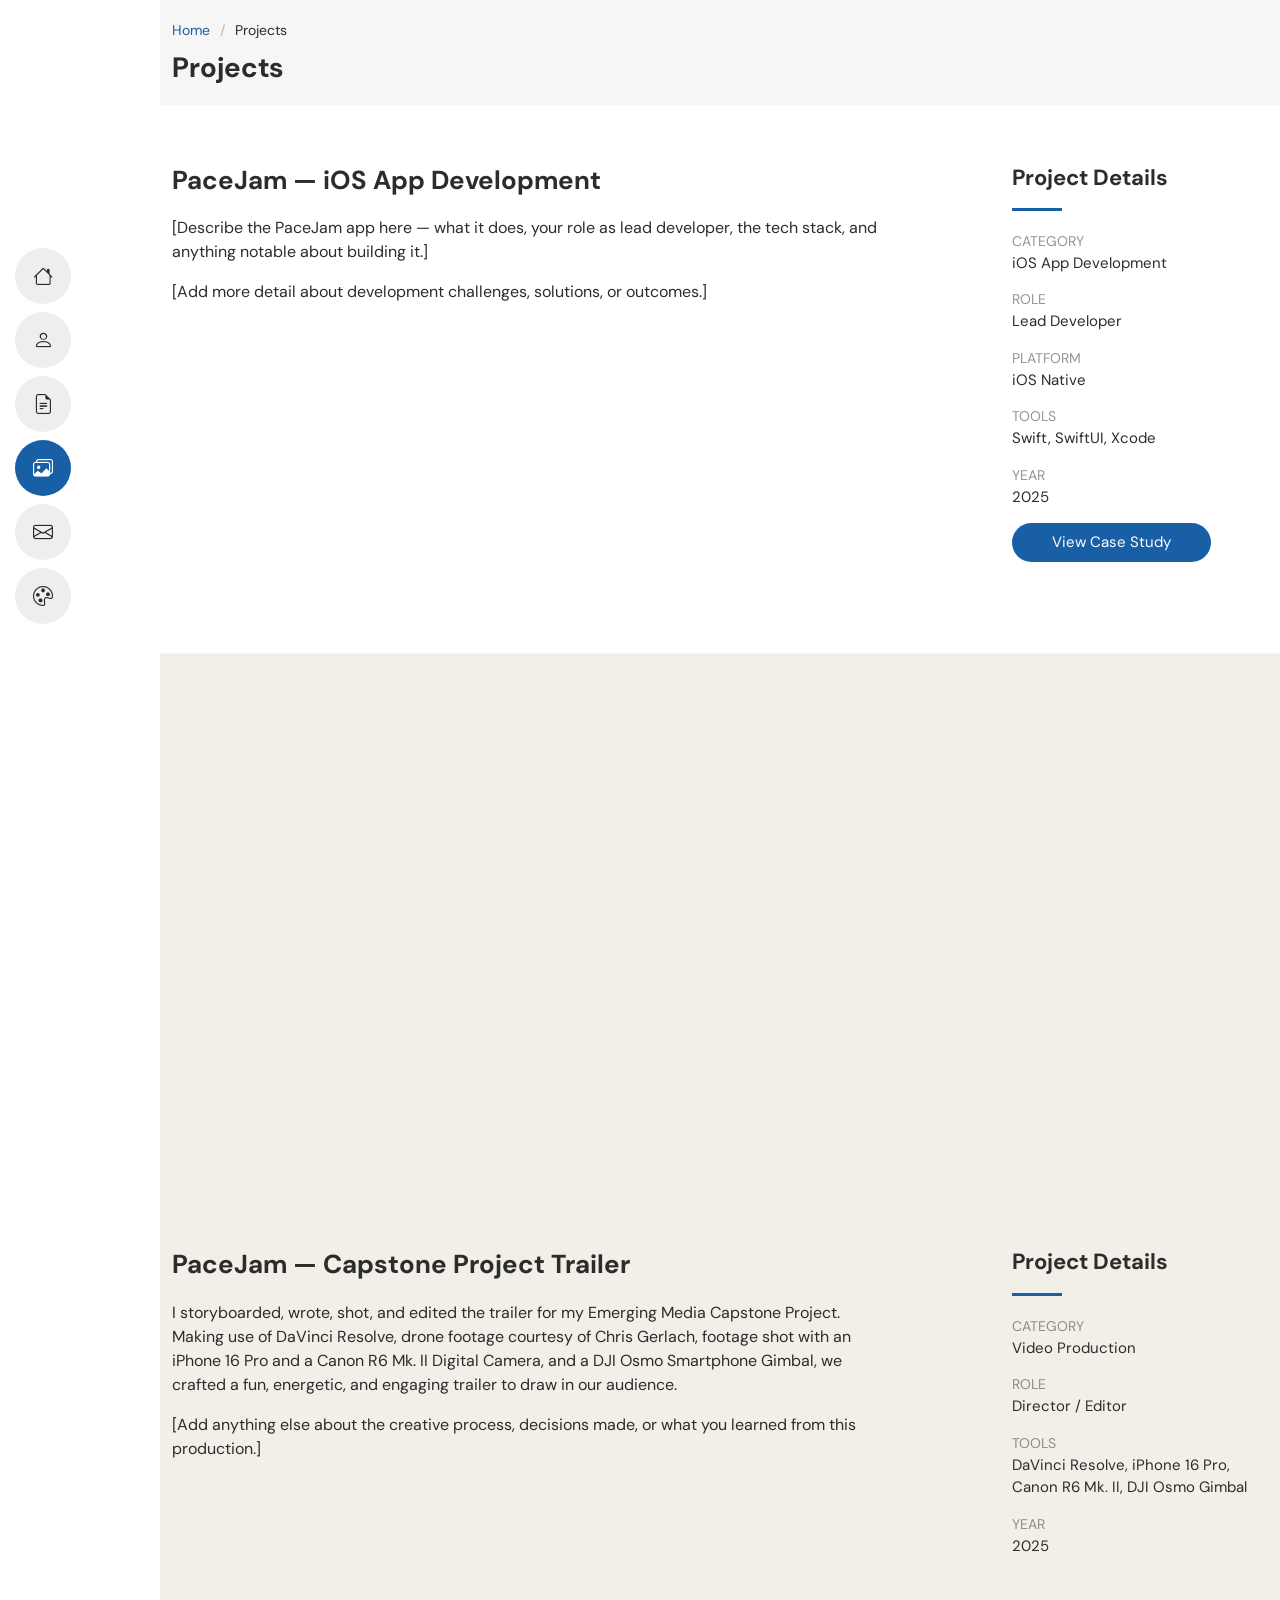
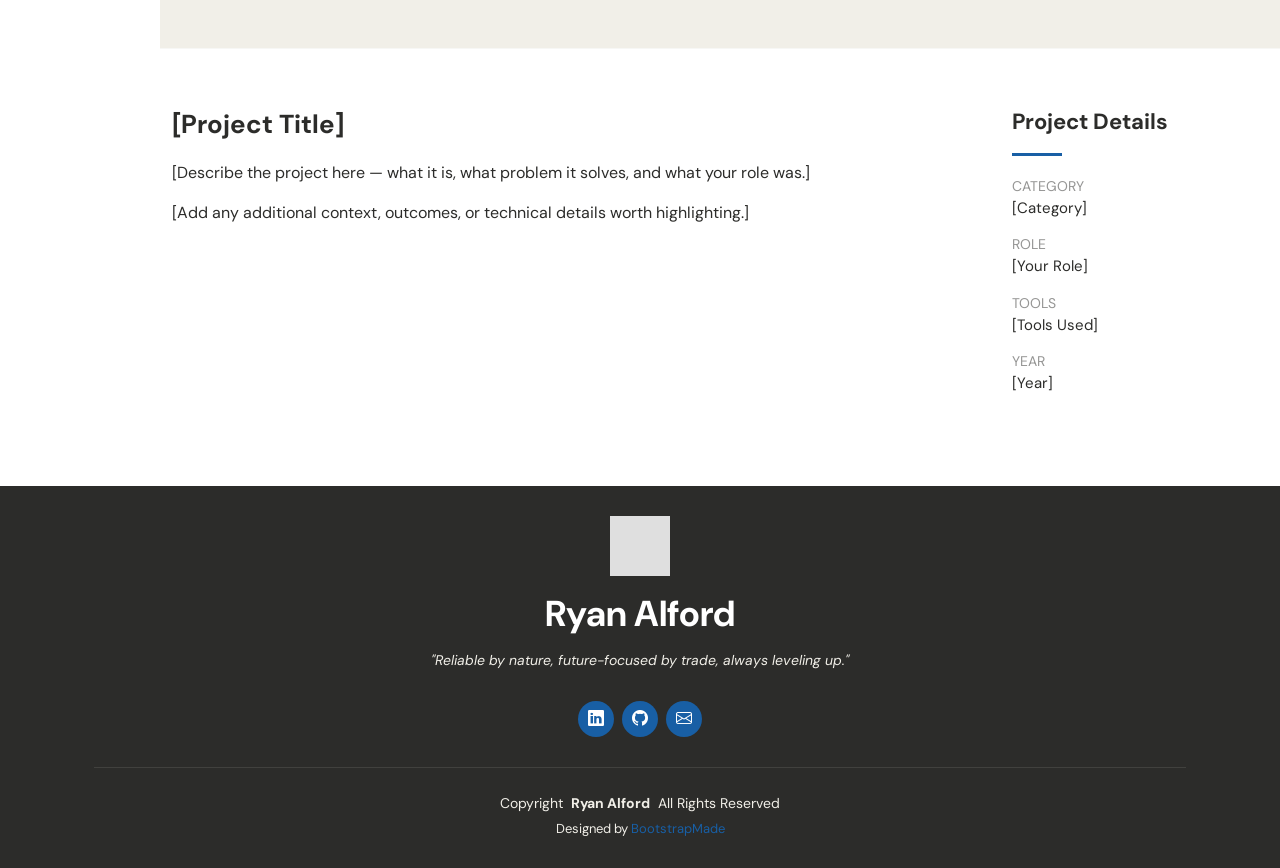
<file: Portfolio Site/MyResume/portfolio-details.html>
<!DOCTYPE html>
<html lang="en">

<head>
  <meta charset="utf-8">
  <meta content="width=device-width, initial-scale=1.0" name="viewport">
  <title>Projects - Ryan Alford</title>
  <meta content="Portfolio project details for Ryan Alford." name="description">

  <!-- Favicons -->
  <link href="assets/img/logo.png" rel="icon">
  <link href="assets/img/logo.png" rel="apple-touch-icon">

  <!-- Fonts -->
  <link href="https://fonts.googleapis.com" rel="preconnect">
  <link href="https://fonts.gstatic.com" rel="preconnect" crossorigin>
  <link href="https://fonts.googleapis.com/css2?family=DM+Sans:ital,opsz,wght@0,9..40,300;0,9..40,400;0,9..40,500;0,9..40,600;0,9..40,700;1,9..40,300;1,9..40,400;1,9..40,500&family=Inter:wght@300;400;500;600;700&display=swap" rel="stylesheet">

  <!-- Vendor CSS Files -->
  <link href="assets/vendor/bootstrap/css/bootstrap.min.css" rel="stylesheet">
  <link href="assets/vendor/bootstrap-icons/bootstrap-icons.css" rel="stylesheet">
  <link href="assets/vendor/aos/aos.css" rel="stylesheet">
  <link href="assets/vendor/glightbox/css/glightbox.min.css" rel="stylesheet">
  <link href="assets/vendor/swiper/swiper-bundle.min.css" rel="stylesheet">

  <!-- Main CSS File -->
  <link href="assets/css/main.css" rel="stylesheet">

</head>

<body class="portfolio-details-page">

  <header id="header" class="header d-flex flex-column justify-content-center">

    <i class="header-toggle d-xl-none bi bi-list"></i>

    <nav id="navmenu" class="navmenu">
      <ul>
        <li><a href="index.html#hero"><i class="bi bi-house navicon"></i><span>Home</span></a></li>
        <li><a href="index.html#about"><i class="bi bi-person navicon"></i><span>About</span></a></li>
        <li><a href="index.html#resume"><i class="bi bi-file-earmark-text navicon"></i><span>Resume</span></a></li>
        <li><a href="index.html#portfolio" class="active"><i class="bi bi-images navicon"></i><span>Projects</span></a></li>
        <li><a href="index.html#contact"><i class="bi bi-envelope navicon"></i><span>Contact</span></a></li>
        <li><a href="style-guide.html"><i class="bi bi-palette navicon"></i><span>Style Guide</span></a></li>
      </ul>
    </nav>

  </header>

  <main class="main">

    <!-- Page Title -->
    <div class="page-title" data-aos="fade">
      <div class="container">
        <nav class="breadcrumbs">
          <ol>
            <li><a href="index.html">Home</a></li>
            <li class="current">Projects</li>
          </ol>
        </nav>
        <h1>Projects</h1>
      </div>
    </div><!-- End Page Title -->

    <!-- Project 1: PaceJam App Development -->
    <section id="pacejam-app" class="portfolio-details section">

      <div class="container" data-aos="fade-up">

        <div class="row justify-content-between gy-4">

          <div class="col-lg-8">
            <div class="portfolio-description">
              <h2>PaceJam &mdash; iOS App Development</h2>
              <p>[Describe the PaceJam app here — what it does, your role as lead developer, the tech stack, and anything notable about building it.]</p>
              <p>[Add more detail about development challenges, solutions, or outcomes.]</p>
            </div>
          </div>

          <div class="col-lg-3">
            <div class="portfolio-info">
              <h3>Project Details</h3>
              <ul>
                <li><strong>Category</strong> iOS App Development</li>
                <li><strong>Role</strong> Lead Developer</li>
                <li><strong>Platform</strong> iOS Native</li>
                <li><strong>Tools</strong> Swift, SwiftUI, Xcode</li>
                <li><strong>Year</strong> 2025</li>
                <li><a href="pacejam-case-study.html" class="btn-visit align-self-start">View Case Study</a></li>
              </ul>
            </div>
          </div>

        </div>

      </div>

    </section><!-- /Project 1 -->

    <hr class="my-0" style="border-color: #e0ddd5;">

    <!-- Project 2: Capstone Project Trailer -->
    <section id="pacejam-trailer" class="portfolio-details section light-background">

      <div class="container" data-aos="fade-up">

        <!-- Video Embed -->
        <div class="row justify-content-center mb-4">
          <div class="col-lg-10">
            <div class="ratio ratio-16x9">
              <iframe src="https://www.youtube.com/embed/q8ALE_T_L_Y" title="PaceJam Project Trailer" allowfullscreen></iframe>
            </div>
          </div>
        </div>

        <div class="row justify-content-between gy-4">

          <div class="col-lg-8">
            <div class="portfolio-description">
              <h2>PaceJam &mdash; Capstone Project Trailer</h2>
              <p>I storyboarded, wrote, shot, and edited the trailer for my Emerging Media Capstone Project. Making use of DaVinci Resolve, drone footage courtesy of Chris Gerlach, footage shot with an iPhone 16 Pro and a Canon R6 Mk. II Digital Camera, and a DJI Osmo Smartphone Gimbal, we crafted a fun, energetic, and engaging trailer to draw in our audience.</p>
              <p>[Add anything else about the creative process, decisions made, or what you learned from this production.]</p>
            </div>
          </div>

          <div class="col-lg-3">
            <div class="portfolio-info">
              <h3>Project Details</h3>
              <ul>
                <li><strong>Category</strong> Video Production</li>
                <li><strong>Role</strong> Director / Editor</li>
                <li><strong>Tools</strong> DaVinci Resolve, iPhone 16 Pro, Canon R6 Mk. II, DJI Osmo Gimbal</li>
                <li><strong>Year</strong> 2025</li>
              </ul>
            </div>
          </div>

        </div>

      </div>

    </section><!-- /Project 2 -->

    <hr class="my-0" style="border-color: #e0ddd5;">

    <!-- Project 3: TBD -->
    <section id="project-3" class="portfolio-details section">

      <div class="container" data-aos="fade-up">

        <div class="row justify-content-between gy-4">

          <div class="col-lg-8">
            <div class="portfolio-description">
              <h2>[Project Title]</h2>
              <p>[Describe the project here — what it is, what problem it solves, and what your role was.]</p>
              <p>[Add any additional context, outcomes, or technical details worth highlighting.]</p>
            </div>
          </div>

          <div class="col-lg-3">
            <div class="portfolio-info">
              <h3>Project Details</h3>
              <ul>
                <li><strong>Category</strong> [Category]</li>
                <li><strong>Role</strong> [Your Role]</li>
                <li><strong>Tools</strong> [Tools Used]</li>
                <li><strong>Year</strong> [Year]</li>
              </ul>
            </div>
          </div>

        </div>

      </div>

    </section><!-- /Project 3 -->

  </main>

  <footer id="footer" class="footer position-relative dark-background">
    <div class="container">
      <div class="footer-logo mb-3">
        <img src="assets/img/logo.png" alt="Ryan Alford Logo" height="60">
      </div>
      <h3 class="sitename">Ryan Alford</h3>
      <p>"Reliable by nature, future-focused by trade, always leveling up."</p>
      <div class="social-links d-flex justify-content-center">
        <a href="https://linkedin.com/in/ryanalford" aria-label="LinkedIn"><i class="bi bi-linkedin"></i></a>
        <a href="https://github.com/ryanalford" aria-label="GitHub"><i class="bi bi-github"></i></a>
        <a href="mailto:ryan01242@gmail.com" aria-label="Email"><i class="bi bi-envelope"></i></a>
      </div>
      <div class="container">
        <div class="copyright">
          <span>Copyright</span> <strong class="px-1 sitename">Ryan Alford</strong> <span>All Rights Reserved</span>
        </div>
        <div class="credits">
          Designed by <a href="https://bootstrapmade.com/">BootstrapMade</a>
        </div>
      </div>
    </div>
  </footer>

  <!-- Scroll Top -->
  <a href="#" id="scroll-top" class="scroll-top d-flex align-items-center justify-content-center"><i class="bi bi-arrow-up-short"></i></a>

  <!-- Preloader -->
  <div id="preloader"></div>

  <!-- Vendor JS Files -->
  <script src="assets/vendor/bootstrap/js/bootstrap.bundle.min.js"></script>
  <script src="assets/vendor/php-email-form/validate.js"></script>
  <script src="assets/vendor/aos/aos.js"></script>
  <script src="assets/vendor/typed.js/typed.umd.js"></script>
  <script src="assets/vendor/purecounter/purecounter_vanilla.js"></script>
  <script src="assets/vendor/waypoints/noframework.waypoints.js"></script>
  <script src="assets/vendor/glightbox/js/glightbox.min.js"></script>
  <script src="assets/vendor/imagesloaded/imagesloaded.pkgd.min.js"></script>
  <script src="assets/vendor/isotope-layout/isotope.pkgd.min.js"></script>
  <script src="assets/vendor/swiper/swiper-bundle.min.js"></script>

  <!-- Main JS File -->
  <script src="assets/js/main.js"></script>

</body>

</html>
</file>
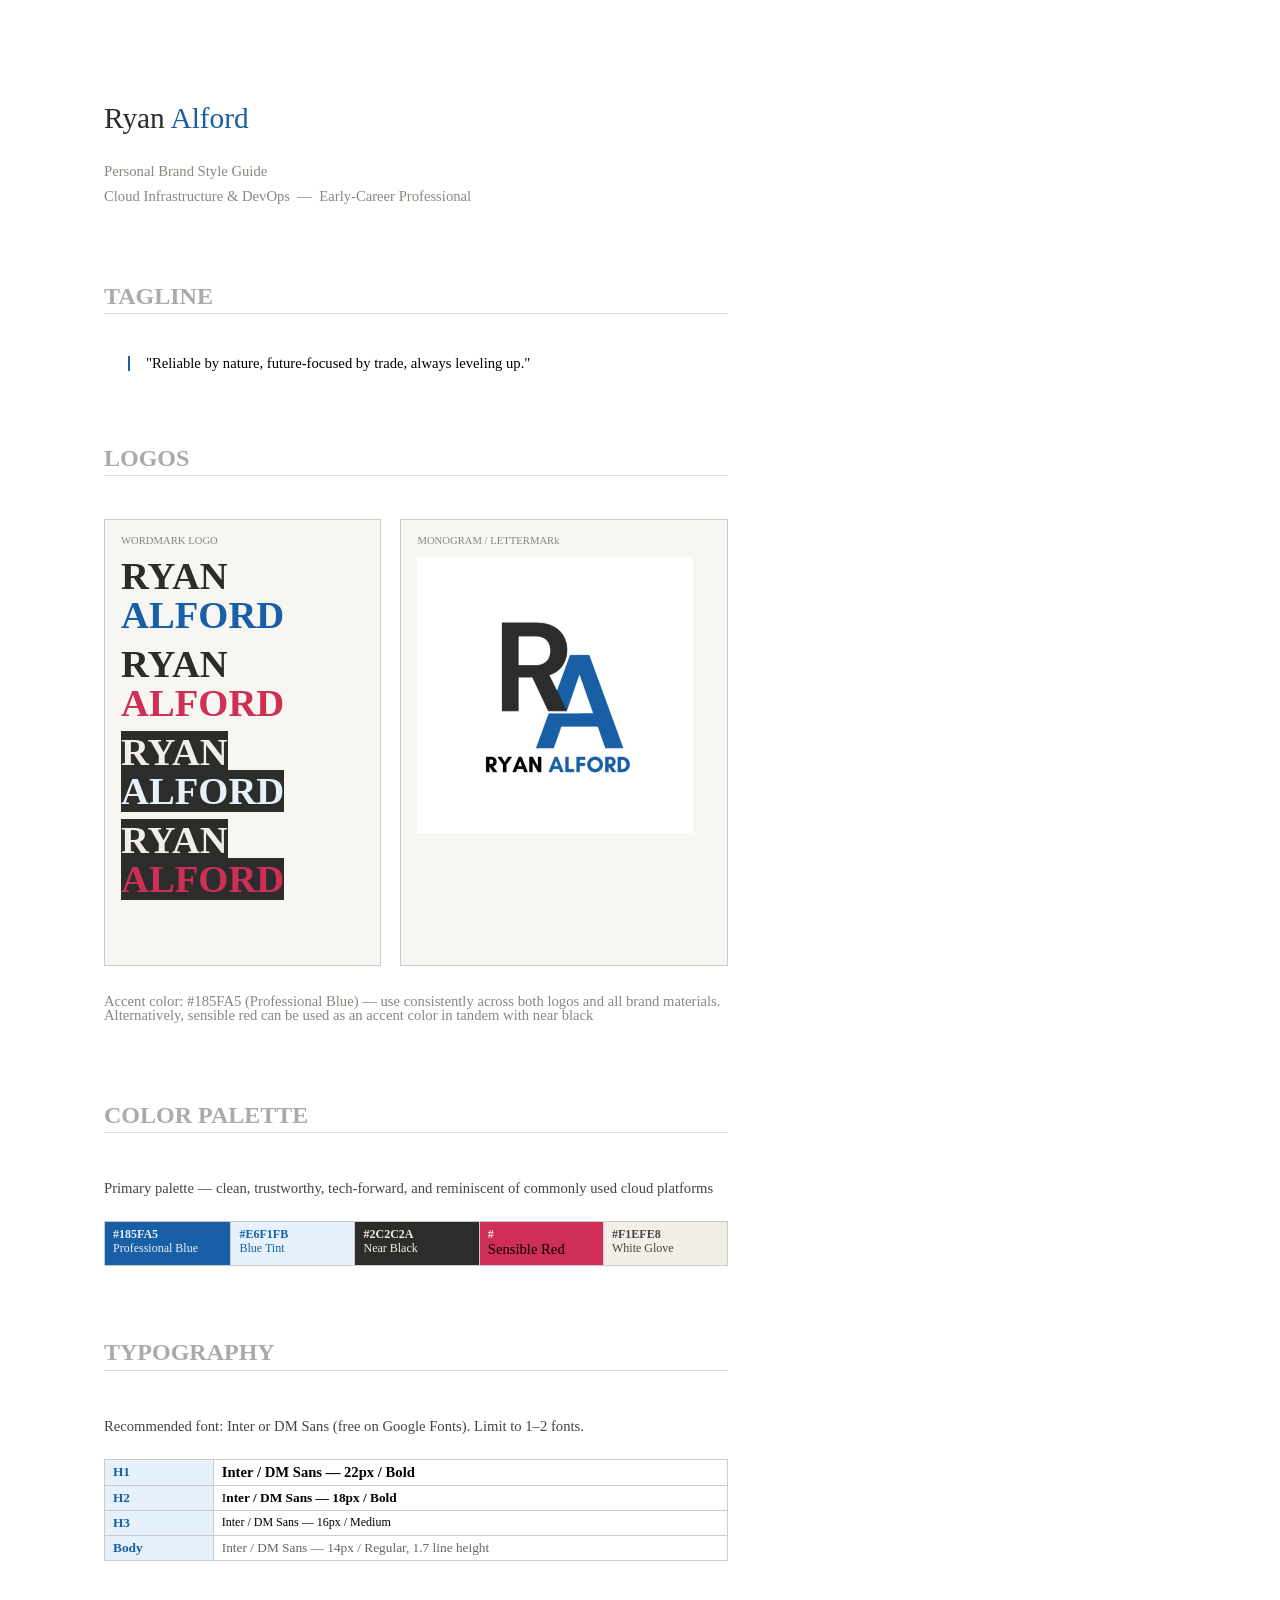
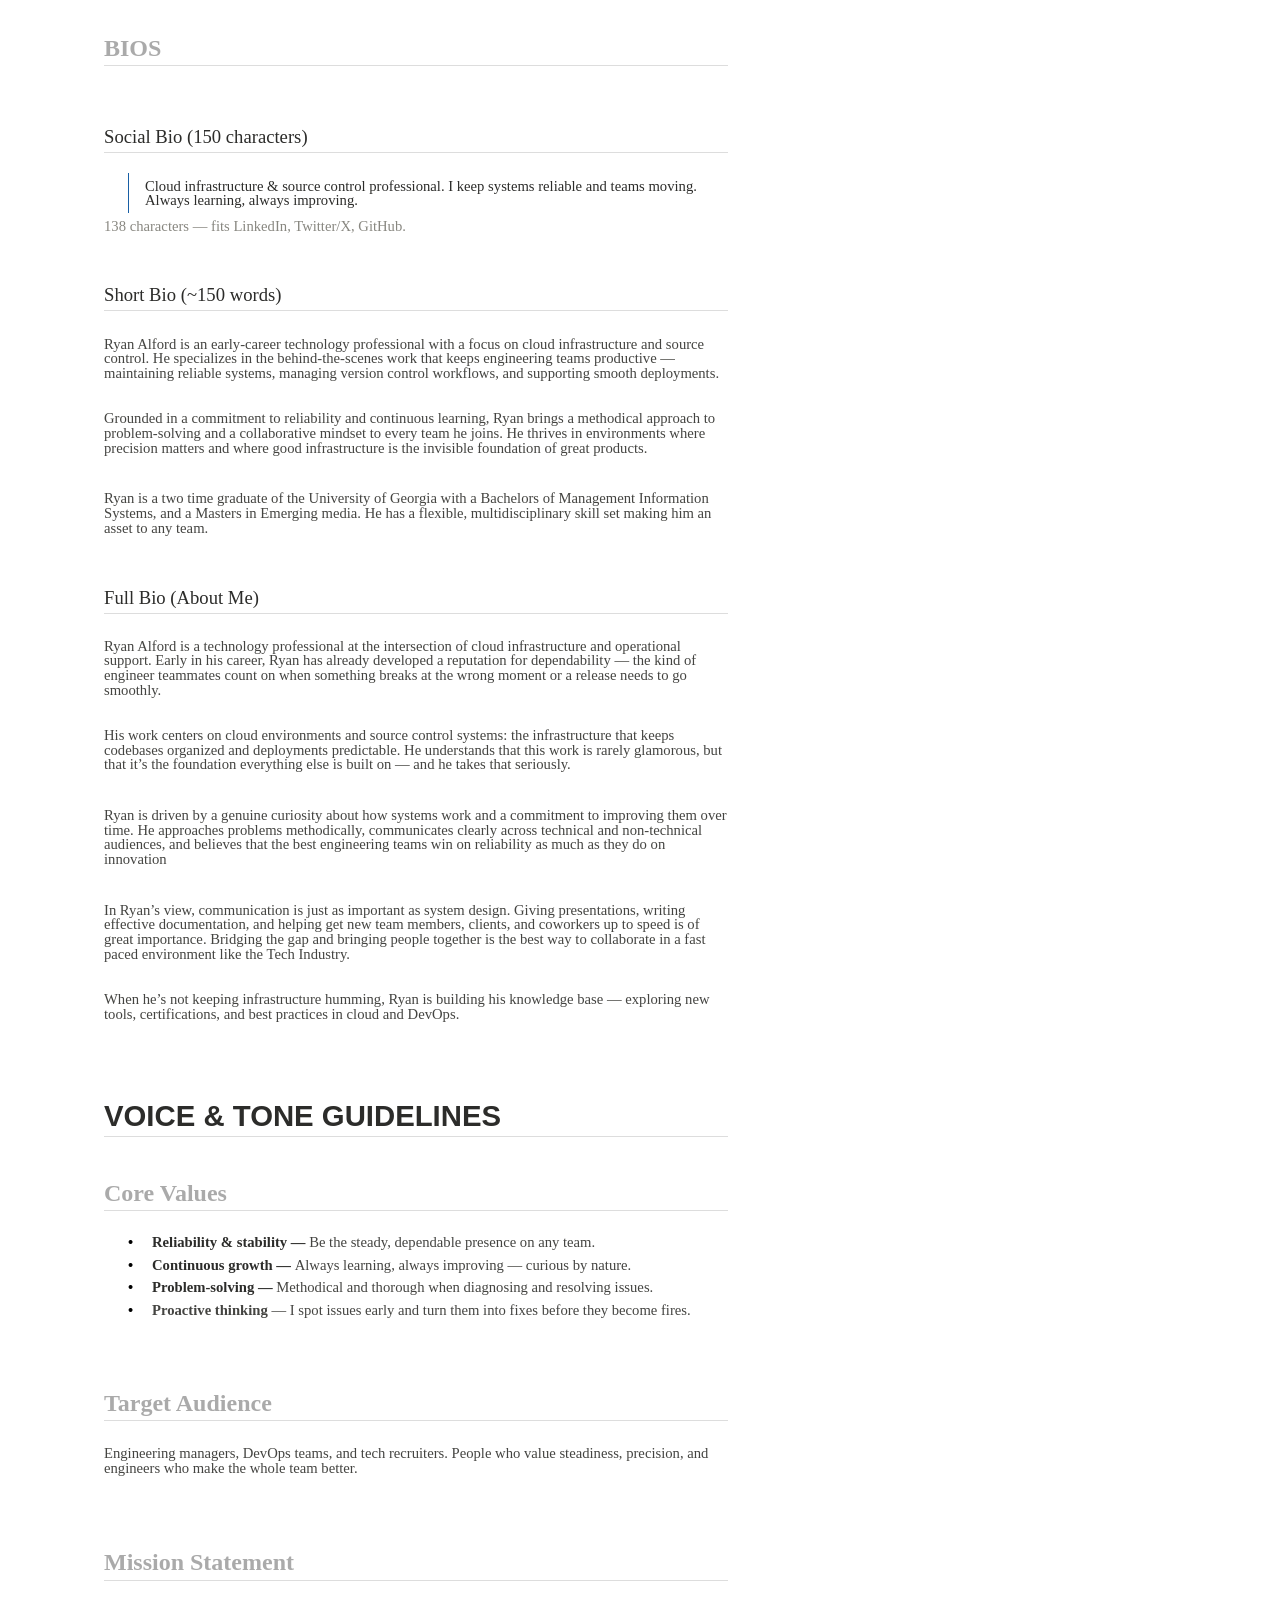
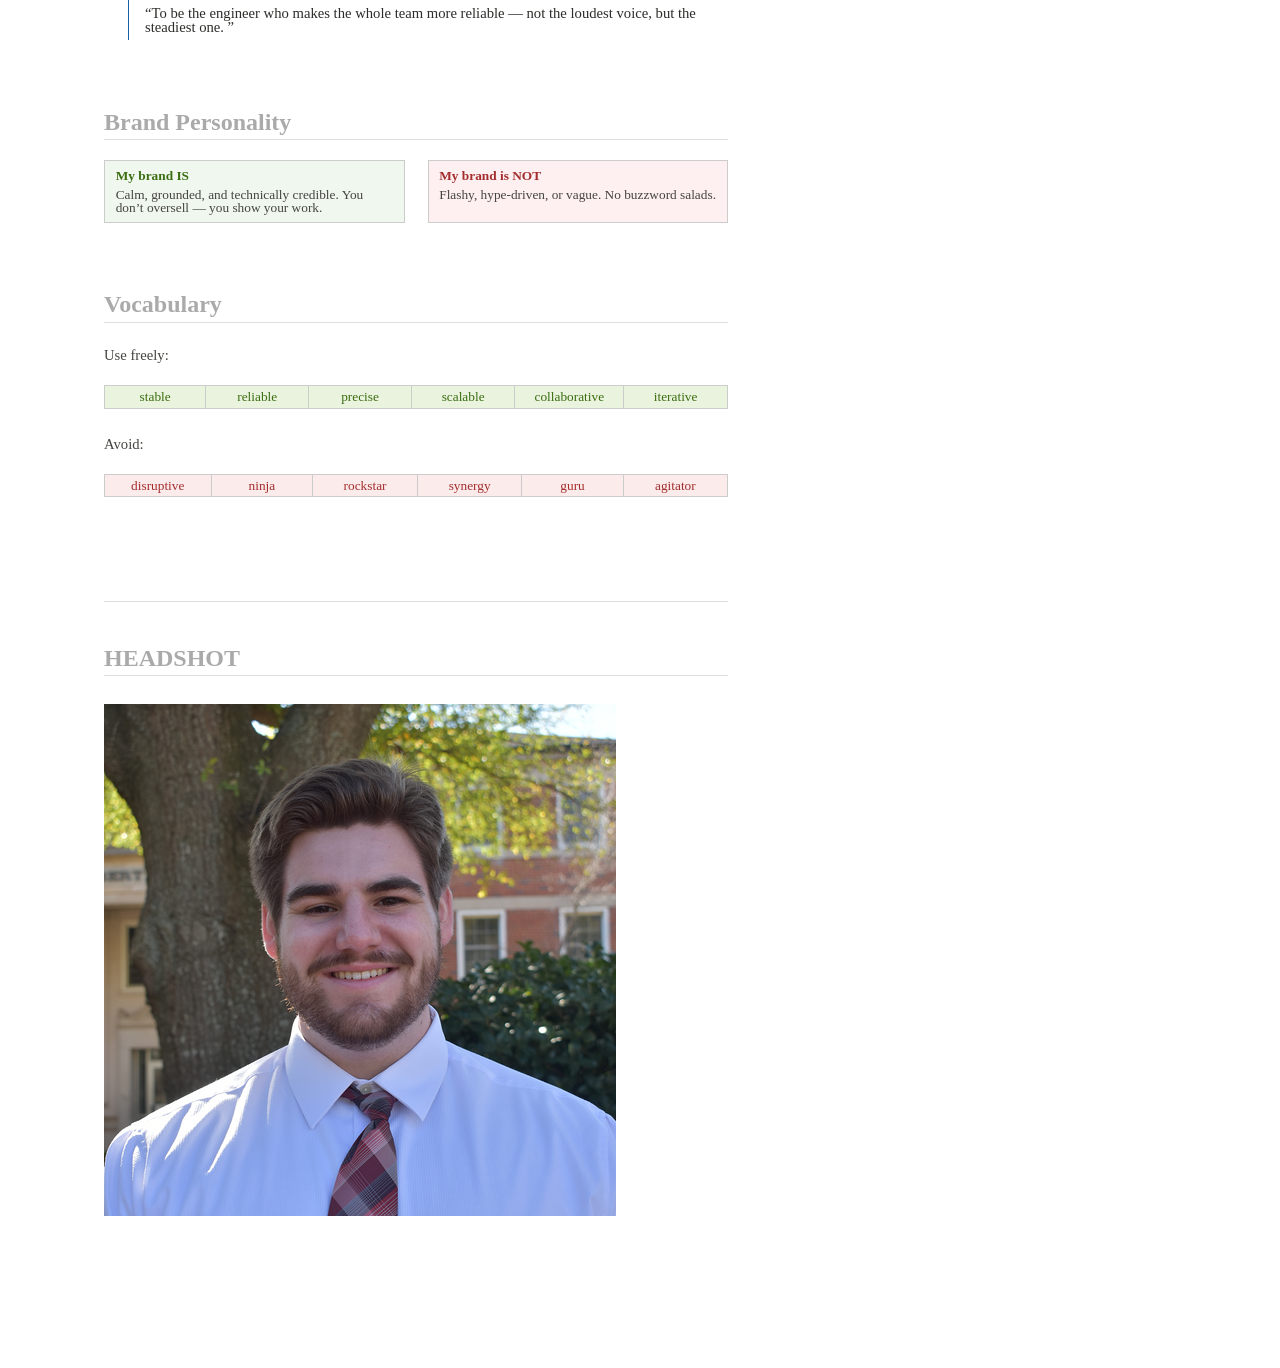
<file: Portfolio Site/ryan_alford_brand_style_guide.docx/ryan_alford_brand_style_guide.docx.html>
<html><head><meta content="text/html; charset=UTF-8" http-equiv="content-type"><style type="text/css">@import url(https://themes.googleusercontent.com/fonts/css?kit=DDxKD5A6Ixsh-TGttUwtFcrBVn0adqzAjuT6DP5xu4YnAec1X1TOFwmy5BbLUpU7);.lst-kix_list_2-6>li:before{content:" "}.lst-kix_list_2-7>li:before{content:" "}ul.lst-kix_list_1-0{list-style-type:none}.lst-kix_list_2-4>li:before{content:" "}.lst-kix_list_2-5>li:before{content:" "}.lst-kix_list_2-8>li:before{content:" "}ul.lst-kix_list_2-8{list-style-type:none}ul.lst-kix_list_1-3{list-style-type:none}ul.lst-kix_list_2-2{list-style-type:none}.lst-kix_list_1-0>li:before{content:"\0025cf   "}ul.lst-kix_list_1-4{list-style-type:none}ul.lst-kix_list_2-3{list-style-type:none}ul.lst-kix_list_1-1{list-style-type:none}ul.lst-kix_list_2-0{list-style-type:none}ul.lst-kix_list_1-2{list-style-type:none}ul.lst-kix_list_2-1{list-style-type:none}ul.lst-kix_list_1-7{list-style-type:none}ul.lst-kix_list_2-6{list-style-type:none}.lst-kix_list_1-1>li:before{content:"\0025cb   "}.lst-kix_list_1-2>li:before{content:"\0025a0   "}ul.lst-kix_list_1-8{list-style-type:none}ul.lst-kix_list_2-7{list-style-type:none}ul.lst-kix_list_1-5{list-style-type:none}ul.lst-kix_list_2-4{list-style-type:none}ul.lst-kix_list_1-6{list-style-type:none}ul.lst-kix_list_2-5{list-style-type:none}.lst-kix_list_1-3>li:before{content:"\0025cf   "}.lst-kix_list_1-4>li:before{content:"\0025cb   "}.lst-kix_list_1-7>li:before{content:"\0025cf   "}.lst-kix_list_1-5>li:before{content:"\0025a0   "}.lst-kix_list_1-6>li:before{content:"\0025cf   "}li.li-bullet-0:before{margin-left:-18pt;white-space:nowrap;display:inline-block;min-width:18pt}.lst-kix_list_2-0>li:before{content:"\002022   "}.lst-kix_list_2-1>li:before{content:" "}.lst-kix_list_1-8>li:before{content:"\0025cf   "}.lst-kix_list_2-2>li:before{content:" "}.lst-kix_list_2-3>li:before{content:" "}ol{margin:0;padding:0}table td,table th{padding:0}.c63{border-right-style:solid;padding:4pt 6pt 4pt 6pt;border-bottom-color:#cccccc;border-top-width:1pt;border-right-width:1pt;border-left-color:#cccccc;vertical-align:top;border-right-color:#cccccc;border-left-width:1pt;border-top-style:solid;background-color:#f1efe8;border-left-style:solid;border-bottom-width:1pt;width:93.6pt;border-top-color:#cccccc;border-bottom-style:solid}.c41{border-right-style:solid;padding:12pt 12pt 12pt 12pt;border-bottom-color:#cccccc;border-top-width:1pt;border-right-width:1pt;border-left-color:#cccccc;vertical-align:top;border-right-color:#cccccc;border-left-width:1pt;border-top-style:solid;background-color:#f7f6f2;border-left-style:solid;border-bottom-width:1pt;width:231pt;border-top-color:#cccccc;border-bottom-style:solid}.c30{border-right-style:solid;padding:4pt 6pt 4pt 6pt;border-bottom-color:#cccccc;border-top-width:1pt;border-right-width:1pt;border-left-color:#cccccc;vertical-align:top;border-right-color:#cccccc;border-left-width:1pt;border-top-style:solid;background-color:#185fa5;border-left-style:solid;border-bottom-width:1pt;width:93.6pt;border-top-color:#cccccc;border-bottom-style:solid}.c60{border-right-style:solid;padding:4pt 6pt 4pt 6pt;border-bottom-color:#cccccc;border-top-width:1pt;border-right-width:1pt;border-left-color:#cccccc;vertical-align:top;border-right-color:#cccccc;border-left-width:1pt;border-top-style:solid;background-color:#e6f1fb;border-left-style:solid;border-bottom-width:1pt;width:72pt;border-top-color:#cccccc;border-bottom-style:solid}.c14{border-right-style:solid;padding:4pt 6pt 4pt 6pt;border-bottom-color:#cccccc;border-top-width:1pt;border-right-width:1pt;border-left-color:#cccccc;vertical-align:top;border-right-color:#cccccc;border-left-width:1pt;border-top-style:solid;background-color:#2c2c2a;border-left-style:solid;border-bottom-width:1pt;width:93.6pt;border-top-color:#cccccc;border-bottom-style:solid}.c52{border-right-style:solid;padding:4pt 6pt 4pt 6pt;border-bottom-color:#cccccc;border-top-width:1pt;border-right-width:1pt;border-left-color:#cccccc;vertical-align:top;border-right-color:#cccccc;border-left-width:1pt;border-top-style:solid;background-color:#cf2e56;border-left-style:solid;border-bottom-width:1pt;width:93.6pt;border-top-color:#cccccc;border-bottom-style:solid}.c75{border-right-style:solid;padding:4pt 6pt 4pt 6pt;border-bottom-color:#cccccc;border-top-width:1pt;border-right-width:1pt;border-left-color:#cccccc;vertical-align:top;border-right-color:#cccccc;border-left-width:1pt;border-top-style:solid;background-color:#e6f1fb;border-left-style:solid;border-bottom-width:1pt;width:93.6pt;border-top-color:#cccccc;border-bottom-style:solid}.c4{border-right-style:solid;padding:3pt 4pt 3pt 4pt;border-bottom-color:#cccccc;border-top-width:1pt;border-right-width:1pt;border-left-color:#cccccc;vertical-align:top;border-right-color:#cccccc;border-left-width:1pt;border-top-style:solid;background-color:#fcebeb;border-left-style:solid;border-bottom-width:1pt;width:78pt;border-top-color:#cccccc;border-bottom-style:solid}.c22{border-right-style:solid;padding:6pt 8pt 6pt 8pt;border-bottom-color:#cccccc;border-top-width:1pt;border-right-width:1pt;border-left-color:#cccccc;vertical-align:top;border-right-color:#cccccc;border-left-width:1pt;border-top-style:solid;background-color:#f0f7ee;border-left-style:solid;border-bottom-width:1pt;width:231pt;border-top-color:#cccccc;border-bottom-style:solid}.c29{border-right-style:solid;padding:3pt 4pt 3pt 4pt;border-bottom-color:#cccccc;border-top-width:1pt;border-right-width:1pt;border-left-color:#cccccc;vertical-align:top;border-right-color:#cccccc;border-left-width:1pt;border-top-style:solid;background-color:#eaf3de;border-left-style:solid;border-bottom-width:1pt;width:78pt;border-top-color:#cccccc;border-bottom-style:solid}.c73{border-right-style:solid;padding:6pt 8pt 6pt 8pt;border-bottom-color:#cccccc;border-top-width:1pt;border-right-width:1pt;border-left-color:#cccccc;vertical-align:top;border-right-color:#cccccc;border-left-width:1pt;border-top-style:solid;background-color:#fef0f0;border-left-style:solid;border-bottom-width:1pt;width:231pt;border-top-color:#cccccc;border-bottom-style:solid}.c50{border-right-style:solid;padding:4pt 6pt 4pt 6pt;border-bottom-color:#cccccc;border-top-width:1pt;border-right-width:1pt;border-left-color:#cccccc;vertical-align:top;border-right-color:#cccccc;border-left-width:1pt;border-top-style:solid;border-left-style:solid;border-bottom-width:1pt;width:396pt;border-top-color:#cccccc;border-bottom-style:solid}.c19{border-right-style:solid;padding:0pt 5.8pt 0pt 5.8pt;border-bottom-color:#000000;border-top-width:0pt;border-right-width:1pt;border-left-color:#cccccc;vertical-align:top;border-right-color:#cccccc;border-left-width:1pt;border-top-style:solid;border-left-style:solid;border-bottom-width:0pt;width:6pt;border-top-color:#000000;border-bottom-style:solid}.c20{padding-top:18pt;border-bottom-color:#dddddd;border-bottom-width:0.5pt;padding-bottom:4pt;line-height:1.0;border-bottom-style:solid;orphans:2;widows:2;text-align:left}.c55{margin-left:36pt;padding-top:3pt;padding-left:0pt;padding-bottom:3pt;line-height:1.0;orphans:2;widows:2;text-align:left}.c16{background-color:#2c2c2a;color:#e6f1fb;font-weight:700;text-decoration:none;vertical-align:baseline;font-size:29pt;font-family:"DM Sans";font-style:normal}.c57{background-color:#2c2c2a;color:#cf2e56;font-weight:700;text-decoration:none;vertical-align:baseline;font-size:29pt;font-family:"DM Sans";font-style:normal}.c11{color:#444441;font-weight:400;text-decoration:none;vertical-align:baseline;font-size:11pt;font-family:"DM Sans";font-style:normal}.c0{color:#000000;font-weight:400;text-decoration:none;vertical-align:baseline;font-size:11pt;font-family:"DM Sans";font-style:normal}.c48{color:#aaaaaa;font-weight:700;text-decoration:none;vertical-align:baseline;font-size:18pt;font-family:"DM Sans";font-style:normal}.c18{padding-top:12pt;padding-bottom:0pt;line-height:1.0;orphans:2;widows:2;text-align:left;height:11pt}.c1{padding-top:4pt;padding-bottom:0pt;line-height:1.0;orphans:2;widows:2;text-align:left;height:11pt}.c28{color:#000000;font-weight:500;text-decoration:none;vertical-align:baseline;font-size:11pt;font-family:"DM Sans";font-style:normal}.c58{color:#cf2e56;font-weight:700;text-decoration:none;vertical-align:baseline;font-size:29pt;font-family:"DM Sans";font-style:normal}.c43{color:#2c2c2a;font-weight:700;text-decoration:none;vertical-align:baseline;font-size:22pt;font-family:"DM Sans";font-style:normal}.c7{color:#000000;font-weight:700;text-decoration:none;vertical-align:baseline;font-size:11pt;font-family:"DM Sans";font-style:normal}.c21{padding-top:0pt;padding-bottom:0pt;line-height:1.0;orphans:2;widows:2;text-align:center}.c3{padding-top:0pt;padding-bottom:2pt;line-height:1.0;orphans:2;widows:2;text-align:left}.c2{padding-top:0pt;padding-bottom:0pt;line-height:1.0;orphans:2;widows:2;text-align:left}.c69{padding-top:8pt;padding-bottom:0pt;line-height:1.0;orphans:2;widows:2;text-align:left}.c64{padding-top:4pt;padding-bottom:0pt;line-height:1.0;orphans:2;widows:2;text-align:left}.c34{padding-top:6pt;padding-bottom:0pt;line-height:1.0;orphans:2;widows:2;text-align:left}.c61{padding-top:10pt;padding-bottom:0pt;line-height:1.0;orphans:2;widows:2;text-align:left}.c13{padding-top:0pt;padding-bottom:4pt;line-height:1.0;orphans:2;widows:2;text-align:left}.c8{padding-top:4pt;padding-bottom:4pt;line-height:1.0;orphans:2;widows:2;text-align:left}.c47{padding-top:2pt;padding-bottom:0pt;line-height:1.0;orphans:2;widows:2;text-align:left}.c33{margin-left:18pt;border-left-style:solid;padding-left:12pt;border-left-color:#185fa5;border-left-width:1.5pt}.c42{margin-left:18pt;border-left-style:solid;padding-left:12pt;border-left-color:#185fa5;border-left-width:1pt}.c51{color:#cf2e56;text-decoration:none;vertical-align:baseline;font-size:11pt;font-style:normal}.c31{background-color:#2c2c2a;font-size:29pt;font-family:"DM Sans";color:#f1efe8;font-weight:700}.c40{font-size:11pt;font-family:"DM Sans";color:#444441;font-weight:400}.c23{font-size:11pt;font-family:"DM Sans";color:#888780;font-weight:400}.c54{color:#2c2c2a;text-decoration:none;vertical-align:baseline;font-style:normal}.c5{font-size:9pt;font-family:"DM Sans";color:#f1efe8;font-weight:700}.c17{font-size:9pt;font-family:"DM Sans";color:#185fa5;font-weight:700}.c36{font-size:11pt;font-family:"DM Sans";color:#2c2c2a;font-weight:400}.c44{font-size:10pt;font-family:"DM Sans";color:#a32d2d;font-weight:400}.c39{font-size:14pt;font-family:"DM Sans";color:#2c2c2a;font-weight:400}.c9{font-size:10pt;font-family:"DM Sans";color:#a32d2d;font-weight:700}.c15{font-size:9pt;font-family:"DM Sans";color:#444441;font-weight:400}.c6{font-size:10pt;font-family:"DM Sans";color:#185fa5;font-weight:700}.c38{font-size:10pt;font-family:"DM Sans";color:#3b6d11;font-weight:400}.c10{border-spacing:0;border-collapse:collapse;margin-right:auto}.c32{font-size:10pt;font-weight:700;font-family:"DM Sans"}.c62{font-weight:700;font-size:22pt;font-family:"Arial"}.c72{font-weight:700;font-size:29pt;font-family:"DM Sans"}.c35{font-size:11pt;font-weight:700;font-family:"DM Sans"}.c71{text-decoration:none;vertical-align:baseline;font-style:normal}.c78{background-color:#ffffff;max-width:468pt;padding:72pt 72pt 72pt 72pt}.c37{color:#444441;font-weight:700;font-family:"DM Sans"}.c27{color:#888780;font-weight:400;font-family:"DM Sans"}.c24{border-bottom-color:#dddddd;border-bottom-width:0.5pt;border-bottom-style:solid}.c25{padding:0;margin:0}.c70{font-size:22pt;color:#2c2c2a}.c74{font-family:"DM Sans";font-weight:700}.c81{font-weight:500;font-family:"DM Sans"}.c46{font-weight:400;font-family:"DM Sans"}.c66{color:#666666}.c49{font-size:9pt}.c59{font-size:10pt}.c12{height:0pt}.c80{color:#3b6d11}.c26{height:11pt}.c45{height:18pt}.c56{font-size:8pt}.c65{color:#185fa5}.c77{font-size:22pt}.c53{color:#444441}.c76{color:#2c2c2a}.c67{color:#e6f1fb}.c79{color:#cf2e56}.c68{color:#f1efe8}.title{padding-top:0pt;color:#000000;font-size:28pt;padding-bottom:0pt;font-family:"Arial";line-height:1.0;orphans:2;widows:2;text-align:left}.subtitle{padding-top:18pt;color:#666666;font-size:24pt;padding-bottom:4pt;font-family:"Georgia";line-height:1.0;page-break-after:avoid;font-style:italic;orphans:2;widows:2;text-align:left}li{color:#000000;font-size:11pt;font-family:"Arial"}p{margin:0;color:#000000;font-size:11pt;font-family:"Arial"}h1{padding-top:0pt;color:#2c2c2a;font-weight:700;font-size:22pt;padding-bottom:6pt;font-family:"Arial";line-height:1.0;orphans:2;widows:2;text-align:left}h2{padding-top:18pt;color:#aaaaaa;border-bottom-color:#dddddd;font-weight:700;font-size:18pt;padding-bottom:4pt;line-height:1.0;border-bottom-width:0.5pt;font-family:"DM Sans";border-bottom-style:solid;orphans:2;widows:2;text-align:left}h3{padding-top:0pt;color:#1f4d78;font-size:12pt;padding-bottom:0pt;font-family:"Arial";line-height:1.0;orphans:2;widows:2;text-align:left}h4{padding-top:0pt;color:#2e74b5;font-size:11pt;padding-bottom:0pt;font-family:"Arial";line-height:1.0;font-style:italic;orphans:2;widows:2;text-align:left}h5{padding-top:0pt;color:#2e74b5;font-size:11pt;padding-bottom:0pt;font-family:"Arial";line-height:1.0;orphans:2;widows:2;text-align:left}h6{padding-top:0pt;color:#1f4d78;font-size:11pt;padding-bottom:0pt;font-family:"Arial";line-height:1.0;orphans:2;widows:2;text-align:left}</style></head><body class="c78 doc-content"><h1 class="c13"><span class="c46 c70">Ryan </span><span class="c46 c65 c77">Alford</span></h1><p class="c8"><span class="c23">Personal Brand Style Guide</span></p><p class="c8"><span class="c23">Cloud Infrastructure &amp; DevOps &nbsp;&mdash; &nbsp;Early-Career Professional</span></p><p class="c18"><span class="c0"></span></p><h2 class="c20" id="h.mp4u4bu2l8pa"><span class="c48">TAGLINE</span></h2><p class="c34 c26"><span class="c0"></span></p><p class="c2 c33"><span class="c46">&quot;Reliable by nature, future-focused by trade, always leveling up.&quot;</span></p><p class="c18"><span class="c0"></span></p><h2 class="c20" id="h.dt0bi4621zad"><span class="c48">LOGOS</span></h2><p class="c34 c26"><span class="c0"></span></p><table class="c10"><tr class="c12"><td class="c41" colspan="1" rowspan="1"><p class="c13"><span class="c27 c56">WORDMARK LOGO</span></p><p class="c8"><span class="c72 c76">RYAN </span><span class="c72 c71 c65">ALFORD</span></p><p class="c8"><span class="c72 c76">RYAN </span><span class="c58">ALFORD</span></p><p class="c8"><span class="c31">RYAN </span><span class="c16">ALFORD</span></p><p class="c8"><span class="c31">RYAN </span><span class="c57">ALFORD</span></p><p class="c8 c26"><span class="c71 c65 c72"></span></p><p class="c1"><span class="c0"></span></p></td><td class="c19" colspan="1" rowspan="1"><p class="c2 c26"><span class="c0"></span></p></td><td class="c41" colspan="1" rowspan="1"><p class="c13"><span class="c27 c56">MONOGRAM / LETTERMARk</span></p><p class="c64"><span style="overflow: hidden; display: inline-block; margin: 0.00px 0.00px; border: 0.00px solid #000000; transform: rotate(0.00rad) translateZ(0px); -webkit-transform: rotate(0.00rad) translateZ(0px); width: 276.00px; height: 276.00px;"><img alt="" src="images/image1.png" style="width: 276.00px; height: 276.00px; margin-left: 0.00px; margin-top: 0.00px; transform: rotate(0.00rad) translateZ(0px); -webkit-transform: rotate(0.00rad) translateZ(0px);" title=""></span></p></td></tr></table><p class="c34 c26"><span class="c0"></span></p><p class="c8"><span class="c23">Accent color: #185FA5 (P</span><span class="c27">rofessional</span><span class="c23">&nbsp;Blue) &mdash; use consistently across both logos and all brand materials. Alternatively, sensible re</span><span class="c27">d can be used as an accent color in tandem with near black </span></p><p class="c18"><span class="c0"></span></p><h2 class="c20" id="h.6334jsh0mxi2"><span class="c48">COLOR PALETTE</span></h2><p class="c34 c26"><span class="c0"></span></p><p class="c8"><span class="c40">Primary palette &mdash; clean, trustworthy, tech-forwar</span><span class="c46 c53">d, and reminiscent of commonly used cloud platforms</span></p><p class="c1"><span class="c0"></span></p><table class="c10"><tr class="c12"><td class="c30" colspan="1" rowspan="1"><p class="c3"><span class="c49 c67 c74">#185FA5</span></p><p class="c2"><span class="c46 c49 c67">Professional Blue</span></p></td><td class="c75" colspan="1" rowspan="1"><p class="c3"><span class="c17">#E6F1FB</span></p><p class="c2"><span class="c46 c49 c65">Blue Tint</span></p></td><td class="c14" colspan="1" rowspan="1"><p class="c3"><span class="c5">#2C2C2A</span></p><p class="c2"><span class="c46 c49 c68">Near Black</span></p></td><td class="c52" colspan="1" rowspan="1"><p class="c3"><span class="c5">#</span><span class="c74 c49 c79">cf2e56</span></p><p class="c3"><span class="c0">Sensible Red</span></p></td><td class="c63" colspan="1" rowspan="1"><p class="c3"><span class="c37 c49">#F1EFE8</span></p><p class="c2"><span class="c15">White Glove</span></p></td></tr></table><p class="c18"><span class="c0"></span></p><h2 class="c20" id="h.8nimpezg69bf"><span class="c48">TYPOGRAPHY</span></h2><p class="c26 c34"><span class="c0"></span></p><p class="c8"><span class="c40">Recommended font: Inter or DM Sans (free on Google Fonts). Limit to 1&ndash;2 fonts.</span></p><p class="c1"><span class="c0"></span></p><table class="c10"><tr class="c12"><td class="c60" colspan="1" rowspan="1"><p class="c2"><span class="c6">H1</span></p></td><td class="c50" colspan="1" rowspan="1"><p class="c2"><span class="c35">Inter / DM Sans &mdash; 22px / Bold</span></p></td></tr><tr class="c12"><td class="c60" colspan="1" rowspan="1"><p class="c2"><span class="c6">H2</span></p></td><td class="c50" colspan="1" rowspan="1"><p class="c2"><span class="c46 c59">I</span><span class="c32">nter / DM Sans &mdash; 18px / Bold</span></p></td></tr><tr class="c12"><td class="c60" colspan="1" rowspan="1"><p class="c2"><span class="c6">H3</span></p></td><td class="c50" colspan="1" rowspan="1"><p class="c2"><span class="c49 c81">Inter / DM Sans &mdash; 16px / Medium</span></p></td></tr><tr class="c12"><td class="c60" colspan="1" rowspan="1"><p class="c2"><span class="c6">Body</span></p></td><td class="c50" colspan="1" rowspan="1"><p class="c2"><span class="c46 c59 c66">Inter / DM Sans &mdash; 14px / Regular, 1.7 line height</span></p></td></tr></table><p class="c18"><span class="c0"></span></p><h2 class="c20" id="h.r63cepmzpnmq"><span class="c48">BIOS</span></h2><p class="c34 c26"><span class="c0"></span></p><h2 class="c13 c24"><span class="c39">Social Bio (150 characters)</span></h2><p class="c8 c42"><span class="c36">Cloud infrastructure &amp; source control professional. I keep systems reliable and teams moving. Always learning, always improving.</span></p><p class="c8"><span class="c23">138 characters &mdash; fits LinkedIn, Twitter/X, GitHub.</span></p><p class="c26 c61"><span class="c0"></span></p><h2 class="c13 c24"><span class="c39">Short Bio (~150 words)</span></h2><p class="c8"><span class="c40">Ryan Alford is an early-career technology professional with a focus on cloud infrastructure and source control. He specializes in the behind-the-scenes work that keeps engineering teams productive &mdash; maintaining reliable systems, managing version control workflows, and supporting smooth deployments.</span></p><p class="c1"><span class="c0"></span></p><p class="c8"><span class="c11">Grounded in a commitment to reliability and continuous learning, Ryan brings a methodical approach to problem-solving and a collaborative mindset to every team he joins. He thrives in environments where precision matters and where good infrastructure is the invisible foundation of great products.</span></p><p class="c8 c26"><span class="c11"></span></p><p class="c8"><span class="c11">Ryan is a two time graduate of the University of Georgia with a Bachelors of Management Information Systems, and a Masters in Emerging media. He has a flexible, multidisciplinary skill set making him an asset to any team. </span></p><p class="c61 c26"><span class="c0"></span></p><h2 class="c13 c24"><span class="c39">Full Bio (About Me)</span></h2><p class="c8"><span class="c40">Ryan Alford is a technology professional at the intersection of cloud infrastructure and operational support. Early in his career, Ryan has already developed a reputation for dependability &mdash; the kind of engineer teammates count on when something breaks at the wrong moment or a release needs to go smoothly.</span></p><p class="c1"><span class="c0"></span></p><p class="c8"><span class="c40">His work centers on cloud environments and source control systems: the infrastructure that keeps codebases organized and deployments predictable. He understands that this work is rarely glamorous, but that it&rsquo;s the foundation everything else is built on &mdash; and he takes that seriously.</span></p><p class="c8 c26"><span class="c0"></span></p><p class="c8"><span class="c11">Ryan is driven by a genuine curiosity about how systems work and a commitment to improving them over time. He approaches problems methodically, communicates clearly across technical and non-technical audiences, and believes that the best engineering teams win on reliability as much as they do on innovation</span></p><p class="c8 c26"><span class="c11"></span></p><p class="c8"><span class="c46 c53">In Ryan&rsquo;s view, communication is just as important as system design. Giving presentations, writing effective documentation, and helping get new team members, clients, and coworkers up to speed is of great importance. Bridging the gap and bringing people together is the best way to collaborate in a fast paced environment like the Tech Industry. </span></p><p class="c1"><span class="c0"></span></p><p class="c8"><span class="c40">When he&rsquo;s not keeping infrastructure humming, Ryan is building his knowledge base &mdash; exploring new tools, certifications, and best practices in cloud and DevOps.</span></p><p class="c18"><span class="c0"></span></p><h1 class="c20" id="h.uu6pm42jnxld"><span class="c54 c62">VOICE &amp; TONE GUIDELINES</span></h1><h2 class="c20" id="h.oe0cy2xzbwer"><span class="c48">Core Values</span></h2><ul class="c25 lst-kix_list_2-0 start"><li class="c55 li-bullet-0"><span class="c54 c35">Reliability &amp; stability &mdash; </span><span class="c11">Be the steady, dependable presence on any team.</span></li><li class="c55 li-bullet-0"><span class="c35 c54">Continuous growth &mdash; </span><span class="c11">Always learning, always improving &mdash; curious by nature.</span></li><li class="c55 li-bullet-0"><span class="c54 c35">Problem-solving &mdash; </span><span class="c11">Methodical and thorough when diagnosing and resolving issues.</span></li><li class="c55 li-bullet-0"><span class="c37">Proactive thinking </span><span class="c11">&mdash; I spot issues early and turn them into fixes before they become fires.</span></li></ul><p class="c69 c26"><span class="c0"></span></p><h2 class="c20"><span class="c48">Target Audience</span></h2><p class="c8"><span class="c40">Engineering managers, DevOps teams, and tech recruiters. People who value steadiness, precision, and engineers who make the whole team better</span><span class="c46 c53">. </span></p><p class="c26 c69"><span class="c0"></span></p><h2 class="c20"><span class="c48">Mission Statement</span></h2><p class="c8 c42"><span class="c36">&ldquo;To be the engineer who makes the whole team more reliable &mdash; not the loudest voice, but the steadiest one. &rdquo;</span></p><p class="c69 c26"><span class="c0"></span></p><h2 class="c20"><span class="c48">Brand Personality</span></h2><table class="c10"><tr class="c12"><td class="c22" colspan="1" rowspan="1"><p class="c13"><span class="c32 c80">My brand IS</span></p><p class="c2"><span class="c46 c53 c59">Calm, grounded, and technically credible. You don&rsquo;t oversell &mdash; you show your work.</span></p></td><td class="c19" colspan="1" rowspan="1"><p class="c2 c26"><span class="c0"></span></p></td><td class="c73" colspan="1" rowspan="1"><p class="c13"><span class="c9">My brand is NOT</span></p><p class="c2"><span class="c46 c59 c53">Flashy, hype-driven, or vague. No buzzword salads.</span></p></td></tr></table><p class="c69 c26"><span class="c0"></span></p><h2 class="c20"><span class="c48">Vocabulary</span></h2><p class="c8"><span class="c40">Use freely:</span></p><p class="c47 c26"><span class="c0"></span></p><table class="c10"><tr class="c12"><td class="c29" colspan="1" rowspan="1"><p class="c21"><span class="c38">stable</span></p></td><td class="c29" colspan="1" rowspan="1"><p class="c21"><span class="c38">reliable</span></p></td><td class="c29" colspan="1" rowspan="1"><p class="c21"><span class="c38">precise</span></p></td><td class="c29" colspan="1" rowspan="1"><p class="c21"><span class="c38">scalable</span></p></td><td class="c29" colspan="1" rowspan="1"><p class="c21"><span class="c38">collaborative</span></p></td><td class="c29" colspan="1" rowspan="1"><p class="c21"><span class="c38">iterative</span></p></td></tr></table><p class="c34 c26"><span class="c0"></span></p><p class="c8"><span class="c40">Avoid:</span></p><p class="c26 c47"><span class="c0"></span></p><table class="c10"><tr class="c12"><td class="c4" colspan="1" rowspan="1"><p class="c21"><span class="c44">disruptive</span></p></td><td class="c4" colspan="1" rowspan="1"><p class="c21"><span class="c44">ninja</span></p></td><td class="c4" colspan="1" rowspan="1"><p class="c21"><span class="c44">rockstar</span></p></td><td class="c4" colspan="1" rowspan="1"><p class="c21"><span class="c44">synergy</span></p></td><td class="c4" colspan="1" rowspan="1"><p class="c21"><span class="c44">guru</span></p></td><td class="c4" colspan="1" rowspan="1"><p class="c21"><span class="c44 c71">agitator</span></p></td></tr></table><p class="c18"><span class="c0"></span></p><hr style="page-break-before:always;display:none;"><h2 class="c20 c45" id="h.1lc5knu5ttev"><span class="c48"></span></h2><h2 class="c20" id="h.b99jfg1819vd"><span class="c48">HEADSHOT</span></h2><p class="c34"><span style="overflow: hidden; display: inline-block; margin: 0.00px 0.00px; border: 0.00px solid #000000; transform: rotate(0.00rad) translateZ(0px); -webkit-transform: rotate(0.00rad) translateZ(0px); width: 512.00px; height: 512.00px;"><img alt="" src="images/image2.png" style="width: 512.00px; height: 512.00px; margin-left: 0.00px; margin-top: 0.00px; transform: rotate(0.00rad) translateZ(0px); -webkit-transform: rotate(0.00rad) translateZ(0px);" title=""></span></p><p class="c8 c26"><span class="c0"></span></p><p class="c34 c26"><span class="c0"></span></p></body></html>
</file>
<file: assets/css/main.css>
/**
* Template Name: MyResume
* Template URL: https://bootstrapmade.com/free-html-bootstrap-template-my-resume/
* Updated: Jun 29 2024 with Bootstrap v5.3.3
* Author: BootstrapMade.com
* License: https://bootstrapmade.com/license/
*/

/*--------------------------------------------------------------
# Font & Color Variables
# Help: https://bootstrapmade.com/color-system/
--------------------------------------------------------------*/
/* Fonts */
:root {
  --default-font: "DM Sans", "Inter", system-ui, -apple-system, "Segoe UI", sans-serif;
  --heading-font: "DM Sans", "Inter", sans-serif;
  --nav-font: "DM Sans", "Inter", sans-serif;
}

/* Global Colors - Ryan Alford Brand Style Guide */
:root {
  --background-color: #ffffff; /* Background color for the entire website, including individual sections */
  --default-color: #2c2c2a; /* Near Black - primary text color */
  --heading-color: #2c2c2a; /* Near Black - headings */
  --accent-color: #185fa5; /* Professional Blue - primary brand accent */
  --secondary-accent-color: #cf2e56; /* Sensible Red - secondary accent */
  --surface-color: #ffffff; /* Surface color for cards and boxed elements */
  --contrast-color: #ffffff; /* Contrast color for text on dark/accent backgrounds */
}

/* Nav Menu Colors */
:root {
  --nav-color: #2c2c2a;  /* Near Black for nav links */
  --nav-hover-color: #185fa5; /* Professional Blue on hover/active */
  --nav-mobile-background-color: #ffffff;
  --nav-dropdown-background-color: #ffffff;
  --nav-dropdown-color: #2c2c2a;
  --nav-dropdown-hover-color: #185fa5;
}

/* Color Presets */

.light-background {
  --background-color: #f1efe8; /* White Glove off-white */
  --surface-color: #ffffff;
}

.blue-tint-background {
  --background-color: #e6f1fb; /* Blue Tint */
  --surface-color: #ffffff;
}

.dark-background {
  --background-color: #2c2c2a; /* Near Black */
  --default-color: #f1efe8;
  --heading-color: #ffffff;
  --surface-color: #3a3a38;
  --contrast-color: #ffffff;
}

/* Smooth scroll */
:root {
  scroll-behavior: smooth;
}

/*--------------------------------------------------------------
# Ryan Alford Custom Brand Additions
--------------------------------------------------------------*/

/* Hero tagline */
.hero .hero-tagline {
  font-style: italic;
  font-size: 1rem;
  color: rgba(255, 255, 255, 0.92);
  margin-top: 0.5rem;
  margin-bottom: 1.25rem;
  text-shadow: 0 1px 4px rgba(0, 0, 0, 0.5);
}

/* Resume download button */
.btn-resume-download {
  display: inline-flex;
  align-items: center;
  gap: 6px;
  background-color: var(--accent-color);
  color: var(--contrast-color);
  padding: 6px 16px;
  border-radius: 4px;
  font-size: 0.875rem;
  font-weight: 600;
  transition: background-color 0.3s;
  margin-left: 12px;
}

.btn-resume-download:hover {
  background-color: color-mix(in srgb, var(--accent-color), black 15%);
  color: var(--contrast-color);
}

/* Call to Action Banner */
.cta-banner {
  background-color: var(--accent-color);
  color: var(--contrast-color);
  border-radius: 8px;
  margin-bottom: 2rem;
}

.cta-banner h3 {
  color: var(--contrast-color);
  font-size: 1.5rem;
  font-weight: 700;
  margin-bottom: 0.5rem;
}

.cta-banner p {
  color: rgba(255, 255, 255, 0.85);
  margin-bottom: 1.25rem;
}

.btn-cta {
  display: inline-flex;
  align-items: center;
  gap: 8px;
  background-color: #ffffff;
  color: #185fa5;
  padding: 10px 28px;
  border-radius: 4px;
  font-size: 1rem;
  font-weight: 700;
  transition: background-color 0.3s, color 0.3s;
}

.btn-cta:hover {
  background-color: #e6f1fb;
  color: #185fa5;
}

/* Footer logo */
.footer .footer-logo {
  display: flex;
  justify-content: center;
}

.footer .footer-logo img {
  filter: brightness(0) invert(1);
  opacity: 0.85;
}

/* Skills grid cards and tags */
.skill-category {
  background-color: #ffffff;
  border-radius: 8px;
  padding: 24px;
  height: 100%;
  box-shadow: 0 2px 10px rgba(0, 0, 0, 0.06);
  transition: box-shadow 0.3s;
}

.skill-category:hover {
  box-shadow: 0 4px 18px rgba(24, 95, 165, 0.12);
}

.skill-category-header {
  display: flex;
  align-items: center;
  gap: 10px;
  margin-bottom: 16px;
  padding-bottom: 12px;
  border-bottom: 2px solid #e6f1fb;
}

.skill-category-header i {
  font-size: 1.3rem;
  color: #185fa5;
}

.skill-category-header h5 {
  margin: 0;
  font-size: 0.95rem;
  font-weight: 700;
  color: #2c2c2a;
}

.skill-tags {
  display: flex;
  flex-wrap: wrap;
  gap: 8px;
}

.skill-tag {
  background-color: #e6f1fb;
  color: #185fa5;
  font-size: 0.78rem;
  font-weight: 600;
  padding: 4px 10px;
  border-radius: 20px;
  transition: background-color 0.2s, color 0.2s;
}

.skill-tag:hover {
  background-color: #185fa5;
  color: #ffffff;
}

/* Case study badge on portfolio items */
.portfolio-item .case-study-badge {
  position: absolute;
  top: 10px;
  left: 10px;
  background-color: var(--accent-color);
  color: #ffffff;
  font-size: 0.7rem;
  font-weight: 700;
  padding: 3px 8px;
  border-radius: 3px;
  letter-spacing: 0.05em;
  text-transform: uppercase;
  z-index: 2;
}

/*--------------------------------------------------------------
# General Styling & Shared Classes
--------------------------------------------------------------*/
body {
  color: var(--default-color);
  background-color: var(--background-color);
  font-family: var(--default-font);
}

a {
  color: var(--accent-color);
  text-decoration: none;
  transition: 0.3s;
}

a:hover {
  color: color-mix(in srgb, var(--accent-color), transparent 25%);
  text-decoration: none;
}

h1,
h2,
h3,
h4,
h5,
h6 {
  color: var(--heading-color);
  font-family: var(--heading-font);
}

/* PHP Email Form Messages
------------------------------*/
.php-email-form .error-message {
  display: none;
  background: #df1529;
  color: #ffffff;
  text-align: left;
  padding: 15px;
  margin-bottom: 24px;
  font-weight: 600;
}

.php-email-form .sent-message {
  display: none;
  color: #ffffff;
  background: #059652;
  text-align: center;
  padding: 15px;
  margin-bottom: 24px;
  font-weight: 600;
}

.php-email-form .loading {
  display: none;
  background: var(--surface-color);
  text-align: center;
  padding: 15px;
  margin-bottom: 24px;
}

.php-email-form .loading:before {
  content: "";
  display: inline-block;
  border-radius: 50%;
  width: 24px;
  height: 24px;
  margin: 0 10px -6px 0;
  border: 3px solid var(--accent-color);
  border-top-color: var(--surface-color);
  animation: php-email-form-loading 1s linear infinite;
}

@keyframes php-email-form-loading {
  0% {
    transform: rotate(0deg);
  }

  100% {
    transform: rotate(360deg);
  }
}

/*--------------------------------------------------------------
# Global Header
--------------------------------------------------------------*/
.header {
  color: var(--default-color);
  position: fixed;
  top: 0;
  left: 0;
  bottom: 0;
  padding: 0 15px;
  transition: all ease-in-out 0.3s;
  overflow-y: auto;
  z-index: 997;
  min-width: 200px;
}

@media (max-width: 1199px) {
  .header {
    background-color: var(--background-color);
    border-right: 1px solid color-mix(in srgb, var(--default-color), transparent 90%);
    width: 300px;
    left: -100%;
  }
}

@media (min-width: 1200px) and (max-width: 1600px) {
  .header~main {
    margin-left: 160px;
  }

  .header~main .hero {
    margin-left: -160px;
    width: 100vw;
  }
}

.header.header-show {
  left: 0;
}

.header .header-toggle {
  color: var(--contrast-color);
  background-color: var(--accent-color);
  font-size: 22px;
  display: flex;
  align-items: center;
  justify-content: center;
  width: 40px;
  height: 40px;
  border-radius: 50%;
  cursor: pointer;
  position: fixed;
  top: 15px;
  right: 15px;
  z-index: 9999;
  transition: background-color 0.3s;
}

.header .header-toggle:hover {
  color: var(--contrast-color);
  background-color: color-mix(in srgb, var(--accent-color) 90%, white 15%);
}

/*--------------------------------------------------------------
# Navigation Menu
--------------------------------------------------------------*/
.navmenu {
  padding: 0;
  z-index: 9997;
}

.navmenu ul {
  list-style: none;
  padding: 0 0 20px 0;
  margin: 0;
  width: 140px;
}

.navmenu a,
.navmenu a:focus {
  color: var(--nav-color);
  font-family: var(--nav-font);
  display: flex;
  align-items: center;
  padding: 10px 18px;
  margin-bottom: 8px;
  font-size: 15px;
  border-radius: 50px;
  background: color-mix(in srgb, var(--default-color), transparent 92%);
  height: 56px;
  width: 100%;
  overflow: hidden;
  transition: 0.3s;
}

.navmenu a i,
.navmenu a:focus i {
  font-size: 20px;
}

.navmenu a span,
.navmenu a:focus span {
  padding: 0 5px 0 7px;
}

@media (min-width: 992px) {

  .navmenu a,
  .navmenu a:focus {
    max-width: 56px;
  }

  .navmenu a span,
  .navmenu a:focus span {
    display: none;
  }
}

.navmenu a:hover,
.navmenu .active,
.navmenu .active:focus,
.navmenu li:hover>a {
  color: var(--contrast-color);
  background: var(--nav-hover-color);
}

.navmenu a:hover,
.navmenu li:hover>a {
  max-width: 100%;
  color: var(--contrast-color);
}

.navmenu a:hover span,
.navmenu li:hover>a span {
  display: block;
}

/*--------------------------------------------------------------
# Global Footer
--------------------------------------------------------------*/
.footer {
  color: var(--default-color);
  background-color: var(--background-color);
  font-size: 14px;
  text-align: center;
  padding: 30px 0;
  position: relative;
}

.footer h3 {
  font-size: 36px;
  font-weight: 700;
  position: relative;
  padding: 0;
  margin: 0 0 15px 0;
}

.footer p {
  font-size: 15;
  font-style: italic;
  padding: 0;
  margin: 0 0 30px 0;
}

.footer .social-links {
  margin: 0 0 30px 0;
}

.footer .social-links a {
  font-size: 16px;
  display: flex;
  align-items: center;
  justify-content: center;
  background: var(--accent-color);
  color: var(--contrast-color);
  line-height: 1;
  margin: 0 4px;
  border-radius: 50%;
  text-align: center;
  width: 36px;
  height: 36px;
  transition: 0.3s;
}

.footer .social-links a:hover {
  background: color-mix(in srgb, var(--accent-color), transparent 20%);
  text-decoration: none;
}

.footer .copyright {
  padding-top: 25px;
  border-top: 1px solid color-mix(in srgb, var(--default-color), transparent 90%);
}

.footer .credits {
  font-size: 13px;
  padding-top: 5px;
}

/*--------------------------------------------------------------
# Preloader
--------------------------------------------------------------*/
#preloader {
  position: fixed;
  inset: 0;
  z-index: 999999;
  overflow: hidden;
  background: var(--background-color);
  transition: all 0.6s ease-out;
}

#preloader:before {
  content: "";
  position: fixed;
  top: calc(50% - 30px);
  left: calc(50% - 30px);
  border: 6px solid #ffffff;
  border-color: var(--accent-color) transparent var(--accent-color) transparent;
  border-radius: 50%;
  width: 60px;
  height: 60px;
  animation: animate-preloader 1.5s linear infinite;
}

@keyframes animate-preloader {
  0% {
    transform: rotate(0deg);
  }

  100% {
    transform: rotate(360deg);
  }
}

/*--------------------------------------------------------------
# Scroll Top Button
--------------------------------------------------------------*/
.scroll-top {
  position: fixed;
  visibility: hidden;
  opacity: 0;
  right: 15px;
  bottom: -15px;
  z-index: 99999;
  background-color: var(--accent-color);
  width: 44px;
  height: 44px;
  border-radius: 50px;
  transition: all 0.4s;
}

.scroll-top i {
  font-size: 24px;
  color: var(--contrast-color);
  line-height: 0;
}

.scroll-top:hover {
  background-color: color-mix(in srgb, var(--accent-color), transparent 20%);
  color: var(--contrast-color);
}

.scroll-top.active {
  visibility: visible;
  opacity: 1;
  bottom: 15px;
}

/*--------------------------------------------------------------
# Disable aos animation delay on mobile devices
--------------------------------------------------------------*/
@media screen and (max-width: 768px) {
  [data-aos-delay] {
    transition-delay: 0 !important;
  }
}

/*--------------------------------------------------------------
# Global Page Titles & Breadcrumbs
--------------------------------------------------------------*/
.page-title {
  --background-color: color-mix(in srgb, var(--default-color), transparent 96%);
  color: var(--default-color);
  background-color: var(--background-color);
  padding: 20px 0;
  position: relative;
}

.page-title h1 {
  font-size: 28px;
  font-weight: 700;
  margin: 0;
}

.page-title .breadcrumbs ol {
  display: flex;
  flex-wrap: wrap;
  list-style: none;
  padding: 0 0 10px 0;
  margin: 0;
  font-size: 14px;
  font-weight: 400;
}

.page-title .breadcrumbs ol li+li {
  padding-left: 10px;
}

.page-title .breadcrumbs ol li+li::before {
  content: "/";
  display: inline-block;
  padding-right: 10px;
  color: color-mix(in srgb, var(--default-color), transparent 70%);
}

/*--------------------------------------------------------------
# Global Sections
--------------------------------------------------------------*/
section,
.section {
  color: var(--default-color);
  background-color: var(--background-color);
  padding: 60px 0;
  overflow: clip;
}

/*--------------------------------------------------------------
# Global Section Titles
--------------------------------------------------------------*/
.section-title {
  text-align: center;
  padding-bottom: 60px;
  position: relative;
}

.section-title h2 {
  font-size: 32px;
  font-weight: 700;
  margin-bottom: 20px;
  padding-bottom: 20px;
  position: relative;
}

.section-title h2:before {
  content: "";
  position: absolute;
  display: block;
  width: 160px;
  height: 1px;
  background: color-mix(in srgb, var(--default-color), transparent 60%);
  left: 0;
  right: 0;
  bottom: 1px;
  margin: auto;
}

.section-title h2::after {
  content: "";
  position: absolute;
  display: block;
  width: 60px;
  height: 3px;
  background: var(--accent-color);
  left: 0;
  right: 0;
  bottom: 0;
  margin: auto;
}

.section-title p {
  margin-bottom: 0;
}

/*--------------------------------------------------------------
# Hero Section
--------------------------------------------------------------*/
.hero {
  width: 100%;
  min-height: 100vh;
  position: relative;
  padding: 80px 0;
  display: flex;
  align-items: center;
  justify-content: center;
}

.hero img {
  position: absolute;
  inset: 0;
  display: block;
  width: 100%;
  height: 100%;
  object-fit: cover;
  object-position: 65% center;
  transform: scale(1.08);
  transform-origin: center center;
  z-index: 1;
}

.hero:before {
  content: "";
  background: rgba(0, 0, 0, 0.52);
  position: absolute;
  inset: 0;
  z-index: 2;
}

.hero .container {
  position: relative;
  z-index: 3;
}

.hero h2 {
  margin: 0;
  font-size: 64px;
  font-weight: 700;
  text-shadow: 0 2px 8px rgba(0, 0, 0, 0.55);
}

.hero p {
  margin: 5px 0 0 0;
  font-size: 26px;
  text-shadow: 0 1px 6px rgba(0, 0, 0, 0.5);
}

.hero p span {
  letter-spacing: 1px;
  border-bottom: 2px solid var(--accent-color);
}

.hero .social-links {
  margin-top: 25px;
}

.hero .social-links a {
  font-size: 20px;
  display: inline-block;
  color: color-mix(in srgb, var(--default-color), transparent 30%);
  line-height: 1;
  margin-right: 20px;
  transition: 0.3s;
}

.hero .social-links a:hover {
  color: var(--accent-color);
}

@media (max-width: 768px) {
  .hero h2 {
    font-size: 32px;
  }

  .hero p {
    font-size: 20px;
  }
}

/*--------------------------------------------------------------
# About Section
--------------------------------------------------------------*/
.about .content h2 {
  font-weight: 700;
  font-size: 24px;
}

.about .content ul {
  list-style: none;
  padding: 0;
}

.about .content ul li {
  margin-bottom: 20px;
  display: flex;
  align-items: center;
}

.about .content ul strong {
  margin-right: 10px;
}

.about .content ul i {
  font-size: 16px;
  margin-right: 5px;
  color: var(--accent-color);
  line-height: 0;
}

/*--------------------------------------------------------------
# Stats Section
--------------------------------------------------------------*/
.stats i {
  background-color: var(--accent-color);
  color: var(--contrast-color);
  width: 54px;
  height: 54px;
  font-size: 24px;
  border-radius: 50px;
  display: inline-flex;
  align-items: center;
  justify-content: center;
  position: relative;
  z-index: 1;
}

.stats .stats-item {
  margin-top: 10px;
  width: 100%;
  position: relative;
  text-align: center;
  z-index: 0;
}

.stats .stats-item span {
  font-size: 36px;
  display: block;
  font-weight: 700;
  color: color-mix(in srgb, var(--default-color), transparent 20%);
}

.stats .stats-item p {
  padding: 0;
  margin: 0;
  color: color-mix(in srgb, var(--default-color), transparent 50%);
  font-size: 16px;
}

/*--------------------------------------------------------------
# Skills Section
--------------------------------------------------------------*/
.skills .progress {
  height: 60px;
  display: block;
  background: none;
  border-radius: 0;
}

.skills .progress .skill {
  color: var(--heading-color);
  padding: 0;
  margin: 0 0 6px 0;
  text-transform: uppercase;
  display: block;
  font-weight: 600;
  font-family: var(--heading-font);
}

.skills .progress .skill .val {
  float: right;
  font-style: normal;
}

.skills .progress-bar-wrap {
  background: color-mix(in srgb, var(--default-color), transparent 90%);
  height: 10px;
}

.skills .progress-bar {
  width: 1px;
  height: 10px;
  transition: 0.9s;
  background-color: var(--accent-color);
}

/*--------------------------------------------------------------
# Resume Section
--------------------------------------------------------------*/
.resume .resume-title {
  color: var(--heading-color);
  font-size: 26px;
  font-weight: 700;
  margin-top: 20px;
  margin-bottom: 20px;
}

.resume .resume-item {
  padding: 0 0 20px 20px;
  margin-top: -2px;
  border-left: 2px solid var(--accent-color);
  position: relative;
}

.resume .resume-item h4 {
  line-height: 18px;
  font-size: 18px;
  font-weight: 600;
  text-transform: uppercase;
  color: color-mix(in srgb, var(--default-color), transparent 20%);
  margin-bottom: 10px;
}

.resume .resume-item h5 {
  font-size: 16px;
  padding: 5px 15px;
  display: inline-block;
  font-weight: 600;
  margin-bottom: 10px;
}

.resume .resume-item ul {
  padding-left: 20px;
}

.resume .resume-item ul li {
  padding-bottom: 10px;
}

.resume .resume-item:last-child {
  padding-bottom: 0;
}

.resume .resume-item::before {
  content: "";
  position: absolute;
  width: 16px;
  height: 16px;
  border-radius: 50px;
  left: -9px;
  top: 0;
  background: var(--background-color);
  border: 2px solid var(--accent-color);
}

/*--------------------------------------------------------------
# Portfolio Section
--------------------------------------------------------------*/
.portfolio .portfolio-filters {
  padding: 0;
  margin: 0 auto 20px auto;
  list-style: none;
  text-align: center;
}

.portfolio .portfolio-filters li {
  cursor: pointer;
  display: inline-block;
  padding: 8px 20px 10px 20px;
  margin: 0;
  font-size: 15px;
  font-weight: 500;
  line-height: 1;
  margin-bottom: 5px;
  border-radius: 50px;
  transition: all 0.3s ease-in-out;
  font-family: var(--heading-font);
}

.portfolio .portfolio-filters li:hover,
.portfolio .portfolio-filters li.filter-active {
  color: var(--contrast-color);
  background-color: var(--accent-color);
}

.portfolio .portfolio-filters li:first-child {
  margin-left: 0;
}

.portfolio .portfolio-filters li:last-child {
  margin-right: 0;
}

@media (max-width: 575px) {
  .portfolio .portfolio-filters li {
    font-size: 14px;
    margin: 0 0 10px 0;
  }
}

.portfolio .portfolio-item {
  position: relative;
  overflow: hidden;
}

.portfolio .portfolio-item .portfolio-info {
  opacity: 0;
  position: absolute;
  left: 12px;
  right: 12px;
  bottom: -100%;
  z-index: 3;
  transition: all ease-in-out 0.5s;
  background: color-mix(in srgb, var(--background-color), transparent 10%);
  padding: 15px;
}

.portfolio .portfolio-item .portfolio-info h4 {
  font-size: 18px;
  font-weight: 600;
  padding-right: 50px;
}

.portfolio .portfolio-item .portfolio-info p {
  color: color-mix(in srgb, var(--default-color), transparent 30%);
  font-size: 14px;
  margin-bottom: 0;
  padding-right: 50px;
}

.portfolio .portfolio-item .portfolio-info .preview-link,
.portfolio .portfolio-item .portfolio-info .details-link {
  position: absolute;
  right: 50px;
  font-size: 24px;
  top: calc(50% - 14px);
  color: color-mix(in srgb, var(--default-color), transparent 30%);
  transition: 0.3s;
  line-height: 0;
}

.portfolio .portfolio-item .portfolio-info .preview-link:hover,
.portfolio .portfolio-item .portfolio-info .details-link:hover {
  color: var(--accent-color);
}

.portfolio .portfolio-item .portfolio-info .details-link {
  right: 14px;
  font-size: 28px;
}

.portfolio .portfolio-item:hover .portfolio-info {
  opacity: 1;
  bottom: 0;
}

/*--------------------------------------------------------------
# Services Section
--------------------------------------------------------------*/
.services .service-item {
  background-color: var(--surface-color);
  box-shadow: 0px 5px 90px 0px rgba(0, 0, 0, 0.1);
  height: 100%;
  padding: 60px 30px;
  text-align: center;
  transition: 0.3s;
  border-radius: 5px;
}

.services .service-item .icon {
  margin: 0 auto;
  width: 100px;
  height: 100px;
  display: flex;
  align-items: center;
  justify-content: center;
  transition: ease-in-out 0.3s;
  position: relative;
}

.services .service-item .icon i {
  font-size: 36px;
  transition: 0.5s;
  position: relative;
}

.services .service-item .icon svg {
  position: absolute;
  top: 0;
  left: 0;
}

.services .service-item .icon svg path {
  transition: 0.5s;
  fill: color-mix(in srgb, var(--default-color), transparent 95%);
}

.services .service-item h3 {
  font-weight: 700;
  margin: 10px 0 15px 0;
  font-size: 22px;
}

.services .service-item p {
  line-height: 24px;
  font-size: 14px;
  margin-bottom: 0;
}

.services .service-item:hover {
  box-shadow: 0px 5px 35px 0px rgba(0, 0, 0, 0.1);
}

.services .service-item.item-cyan i {
  color: #0dcaf0;
}

.services .service-item.item-cyan:hover .icon i {
  color: #fff;
}

.services .service-item.item-cyan:hover .icon path {
  fill: #0dcaf0;
}

.services .service-item.item-orange i {
  color: #fd7e14;
}

.services .service-item.item-orange:hover .icon i {
  color: #fff;
}

.services .service-item.item-orange:hover .icon path {
  fill: #fd7e14;
}

.services .service-item.item-teal i {
  color: #20c997;
}

.services .service-item.item-teal:hover .icon i {
  color: #fff;
}

.services .service-item.item-teal:hover .icon path {
  fill: #20c997;
}

.services .service-item.item-red i {
  color: #df1529;
}

.services .service-item.item-red:hover .icon i {
  color: #fff;
}

.services .service-item.item-red:hover .icon path {
  fill: #df1529;
}

.services .service-item.item-indigo i {
  color: #6610f2;
}

.services .service-item.item-indigo:hover .icon i {
  color: #fff;
}

.services .service-item.item-indigo:hover .icon path {
  fill: #6610f2;
}

.services .service-item.item-pink i {
  color: #f3268c;
}

.services .service-item.item-pink:hover .icon i {
  color: #fff;
}

.services .service-item.item-pink:hover .icon path {
  fill: #f3268c;
}

/*--------------------------------------------------------------
# Testimonials Section
--------------------------------------------------------------*/
.testimonials .testimonials-carousel,
.testimonials .testimonials-slider {
  overflow: hidden;
}

.testimonials .testimonial-item .testimonial-content {
  border-left: 3px solid var(--accent-color);
  padding-left: 30px;
}

.testimonials .testimonial-item .testimonial-img {
  border-radius: 50%;
  border: 4px solid var(--background-color);
  margin: 0 auto;
}

.testimonials .testimonial-item h3 {
  font-size: 20px;
  font-weight: bold;
  margin: 10px 0 5px 0;
}

.testimonials .testimonial-item h4 {
  font-size: 14px;
  color: color-mix(in srgb, var(--default-color), transparent 40%);
  margin: 0 0 10px 0;
}

.testimonials .testimonial-item .stars i {
  color: #ffc107;
  margin: 0 1px;
}

.testimonials .testimonial-item .quote-icon-left,
.testimonials .testimonial-item .quote-icon-right {
  color: color-mix(in srgb, var(--accent-color), transparent 50%);
  font-size: 26px;
  line-height: 0;
}

.testimonials .testimonial-item .quote-icon-left {
  display: inline-block;
  left: -5px;
  position: relative;
}

.testimonials .testimonial-item .quote-icon-right {
  display: inline-block;
  right: -5px;
  position: relative;
  top: 10px;
  transform: scale(-1, -1);
}

.testimonials .testimonial-item p {
  font-style: italic;
}

.testimonials .swiper-wrapper {
  height: auto;
}

.testimonials .swiper-pagination {
  margin-top: 30px;
  position: relative;
}

.testimonials .swiper-pagination .swiper-pagination-bullet {
  width: 12px;
  height: 12px;
  background-color: color-mix(in srgb, var(--default-color), transparent 85%);
  opacity: 1;
}

.testimonials .swiper-pagination .swiper-pagination-bullet-active {
  background-color: var(--accent-color);
}

/*--------------------------------------------------------------
# Contact Section
--------------------------------------------------------------*/
.contact .info-item+.info-item {
  margin-top: 40px;
}

.contact .info-item i {
  color: var(--accent-color);
  background: color-mix(in srgb, var(--accent-color), transparent 92%);
  font-size: 20px;
  width: 44px;
  height: 44px;
  display: flex;
  justify-content: center;
  align-items: center;
  border-radius: 50px;
  transition: all 0.3s ease-in-out;
  margin-right: 15px;
}

.contact .info-item h3 {
  padding: 0;
  font-size: 18px;
  font-weight: 700;
  margin-bottom: 5px;
}

.contact .info-item p {
  padding: 0;
  margin-bottom: 0;
  font-size: 14px;
}

.contact .info-item:hover i {
  background: var(--accent-color);
  color: var(--contrast-color);
}

.contact .php-email-form {
  height: 100%;
}

.contact .php-email-form input[type=text],
.contact .php-email-form input[type=email],
.contact .php-email-form textarea {
  font-size: 14px;
  padding: 10px 15px;
  box-shadow: none;
  border-radius: 0;
  color: var(--default-color);
  background-color: color-mix(in srgb, var(--background-color), transparent 50%);
  border-color: color-mix(in srgb, var(--default-color), transparent 80%);
}

.contact .php-email-form input[type=text]:focus,
.contact .php-email-form input[type=email]:focus,
.contact .php-email-form textarea:focus {
  border-color: var(--accent-color);
}

.contact .php-email-form input[type=text]::placeholder,
.contact .php-email-form input[type=email]::placeholder,
.contact .php-email-form textarea::placeholder {
  color: color-mix(in srgb, var(--default-color), transparent 70%);
}

.contact .php-email-form button[type=submit] {
  color: var(--contrast-color);
  background: var(--accent-color);
  border: 0;
  padding: 10px 30px;
  transition: 0.4s;
  border-radius: 50px;
}

.contact .php-email-form button[type=submit]:hover {
  background: color-mix(in srgb, var(--accent-color), transparent 25%);
}

/*--------------------------------------------------------------
# Portfolio Details Section
--------------------------------------------------------------*/
.portfolio-details .portfolio-details-slider img {
  width: 100%;
}

.portfolio-details .swiper-wrapper {
  height: auto;
}

.portfolio-details .swiper-button-prev,
.portfolio-details .swiper-button-next {
  width: 48px;
  height: 48px;
}

.portfolio-details .swiper-button-prev:after,
.portfolio-details .swiper-button-next:after {
  color: rgba(255, 255, 255, 0.8);
  background-color: rgba(0, 0, 0, 0.15);
  font-size: 24px;
  border-radius: 50%;
  width: 48px;
  height: 48px;
  display: flex;
  align-items: center;
  justify-content: center;
  transition: 0.3s;
}

.portfolio-details .swiper-button-prev:hover:after,
.portfolio-details .swiper-button-next:hover:after {
  background-color: rgba(0, 0, 0, 0.3);
}

@media (max-width: 575px) {

  .portfolio-details .swiper-button-prev,
  .portfolio-details .swiper-button-next {
    display: none;
  }
}

.portfolio-details .swiper-pagination {
  margin-top: 20px;
  position: relative;
}

.portfolio-details .swiper-pagination .swiper-pagination-bullet {
  width: 10px;
  height: 10px;
  background-color: color-mix(in srgb, var(--default-color), transparent 85%);
  opacity: 1;
}

.portfolio-details .swiper-pagination .swiper-pagination-bullet-active {
  background-color: var(--accent-color);
}

.portfolio-details .portfolio-info h3 {
  font-size: 22px;
  font-weight: 700;
  margin-bottom: 20px;
  padding-bottom: 20px;
  position: relative;
}

.portfolio-details .portfolio-info h3:after {
  content: "";
  position: absolute;
  display: block;
  width: 50px;
  height: 3px;
  background: var(--accent-color);
  left: 0;
  bottom: 0;
}

.portfolio-details .portfolio-info ul {
  list-style: none;
  padding: 0;
  font-size: 15px;
}

.portfolio-details .portfolio-info ul li {
  display: flex;
  flex-direction: column;
  padding-bottom: 15px;
}

.portfolio-details .portfolio-info ul strong {
  text-transform: uppercase;
  font-weight: 400;
  color: color-mix(in srgb, var(--default-color), transparent 50%);
  font-size: 14px;
}

.portfolio-details .portfolio-info .btn-visit {
  padding: 8px 40px;
  background: var(--accent-color);
  color: var(--contrast-color);
  border-radius: 50px;
  transition: 0.3s;
}

.portfolio-details .portfolio-info .btn-visit:hover {
  background: color-mix(in srgb, var(--accent-color), transparent 20%);
}

.portfolio-details .portfolio-description h2 {
  font-size: 26px;
  font-weight: 700;
  margin-bottom: 20px;
}

.portfolio-details .portfolio-description p {
  padding: 0;
}

.portfolio-details .portfolio-description .testimonial-item {
  padding: 30px 30px 0 30px;
  position: relative;
  background: color-mix(in srgb, var(--default-color), transparent 97%);
  margin-bottom: 50px;
}

.portfolio-details .portfolio-description .testimonial-item .testimonial-img {
  width: 90px;
  border-radius: 50px;
  border: 6px solid var(--background-color);
  float: left;
  margin: 0 10px 0 0;
}

.portfolio-details .portfolio-description .testimonial-item h3 {
  font-size: 18px;
  font-weight: bold;
  margin: 15px 0 5px 0;
  padding-top: 20px;
}

.portfolio-details .portfolio-description .testimonial-item h4 {
  font-size: 14px;
  color: #6c757d;
  margin: 0;
}

.portfolio-details .portfolio-description .testimonial-item .quote-icon-left,
.portfolio-details .portfolio-description .testimonial-item .quote-icon-right {
  color: color-mix(in srgb, var(--accent-color), transparent 50%);
  font-size: 26px;
  line-height: 0;
}

.portfolio-details .portfolio-description .testimonial-item .quote-icon-left {
  display: inline-block;
  left: -5px;
  position: relative;
}

.portfolio-details .portfolio-description .testimonial-item .quote-icon-right {
  display: inline-block;
  right: -5px;
  position: relative;
  top: 10px;
  transform: scale(-1, -1);
}

.portfolio-details .portfolio-description .testimonial-item p {
  font-style: italic;
  margin: 0 0 15px 0 0 0;
  padding: 0;
}

/*--------------------------------------------------------------
# Service Details Section
--------------------------------------------------------------*/
.service-details .service-box {
  padding: 20px;
  box-shadow: 0px 2px 20px rgba(0, 0, 0, 0.1);
}

.service-details .service-box+.service-box {
  margin-top: 30px;
}

.service-details .service-box h4 {
  font-size: 20px;
  font-weight: 700;
  border-bottom: 2px solid color-mix(in srgb, var(--default-color), transparent 92%);
  padding-bottom: 15px;
  margin-bottom: 15px;
}

.service-details .services-list a {
  color: color-mix(in srgb, var(--default-color), transparent 20%);
  background-color: color-mix(in srgb, var(--default-color), transparent 96%);
  display: flex;
  align-items: center;
  padding: 12px 15px;
  margin-top: 15px;
  transition: 0.3s;
}

.service-details .services-list a:first-child {
  margin-top: 0;
}

.service-details .services-list a i {
  font-size: 16px;
  margin-right: 8px;
  color: var(--accent-color);
}

.service-details .services-list a.active {
  color: var(--contrast-color);
  background-color: var(--accent-color);
}

.service-details .services-list a.active i {
  color: var(--contrast-color);
}

.service-details .services-list a:hover {
  background-color: color-mix(in srgb, var(--accent-color), transparent 95%);
  color: var(--accent-color);
}

.service-details .download-catalog a {
  color: var(--default-color);
  display: flex;
  align-items: center;
  padding: 10px 0;
  transition: 0.3s;
  border-top: 1px solid color-mix(in srgb, var(--default-color), transparent 90%);
}

.service-details .download-catalog a:first-child {
  border-top: 0;
  padding-top: 0;
}

.service-details .download-catalog a:last-child {
  padding-bottom: 0;
}

.service-details .download-catalog a i {
  font-size: 24px;
  margin-right: 8px;
  color: var(--accent-color);
}

.service-details .download-catalog a:hover {
  color: var(--accent-color);
}

.service-details .help-box {
  background-color: var(--accent-color);
  color: var(--contrast-color);
  margin-top: 30px;
  padding: 30px 15px;
}

.service-details .help-box .help-icon {
  font-size: 48px;
}

.service-details .help-box h4,
.service-details .help-box a {
  color: var(--contrast-color);
}

.service-details .services-img {
  margin-bottom: 20px;
}

.service-details h3 {
  font-size: 26px;
  font-weight: 700;
}

.service-details p {
  font-size: 15px;
}

.service-details ul {
  list-style: none;
  padding: 0;
  font-size: 15px;
}

.service-details ul li {
  padding: 5px 0;
  display: flex;
  align-items: center;
}

.service-details ul i {
  font-size: 20px;
  margin-right: 8px;
  color: var(--accent-color);
}

/*--------------------------------------------------------------
# Starter Section Section
--------------------------------------------------------------*/
.starter-section {
  /* Add your styles here */
}
</file>
<file: Portfolio Site/MyResume/assets/css/main.css>
/**
* Template Name: MyResume
* Template URL: https://bootstrapmade.com/free-html-bootstrap-template-my-resume/
* Updated: Jun 29 2024 with Bootstrap v5.3.3
* Author: BootstrapMade.com
* License: https://bootstrapmade.com/license/
*/

/*--------------------------------------------------------------
# Font & Color Variables
# Help: https://bootstrapmade.com/color-system/
--------------------------------------------------------------*/
/* Fonts */
:root {
  --default-font: "DM Sans", "Inter", system-ui, -apple-system, "Segoe UI", sans-serif;
  --heading-font: "DM Sans", "Inter", sans-serif;
  --nav-font: "DM Sans", "Inter", sans-serif;
}

/* Global Colors - Ryan Alford Brand Style Guide */
:root {
  --background-color: #ffffff; /* Background color for the entire website, including individual sections */
  --default-color: #2c2c2a; /* Near Black - primary text color */
  --heading-color: #2c2c2a; /* Near Black - headings */
  --accent-color: #185fa5; /* Professional Blue - primary brand accent */
  --secondary-accent-color: #cf2e56; /* Sensible Red - secondary accent */
  --surface-color: #ffffff; /* Surface color for cards and boxed elements */
  --contrast-color: #ffffff; /* Contrast color for text on dark/accent backgrounds */
}

/* Nav Menu Colors */
:root {
  --nav-color: #2c2c2a;  /* Near Black for nav links */
  --nav-hover-color: #185fa5; /* Professional Blue on hover/active */
  --nav-mobile-background-color: #ffffff;
  --nav-dropdown-background-color: #ffffff;
  --nav-dropdown-color: #2c2c2a;
  --nav-dropdown-hover-color: #185fa5;
}

/* Color Presets */

.light-background {
  --background-color: #f1efe8; /* White Glove off-white */
  --surface-color: #ffffff;
}

.blue-tint-background {
  --background-color: #e6f1fb; /* Blue Tint */
  --surface-color: #ffffff;
}

.dark-background {
  --background-color: #2c2c2a; /* Near Black */
  --default-color: #f1efe8;
  --heading-color: #ffffff;
  --surface-color: #3a3a38;
  --contrast-color: #ffffff;
}

/* Smooth scroll */
:root {
  scroll-behavior: smooth;
}

/*--------------------------------------------------------------
# Ryan Alford Custom Brand Additions
--------------------------------------------------------------*/

/* Hero tagline */
.hero .hero-tagline {
  font-style: italic;
  font-size: 1rem;
  color: rgba(255, 255, 255, 0.75);
  margin-top: 0.5rem;
  margin-bottom: 1.25rem;
}

/* Resume download button */
.btn-resume-download {
  display: inline-flex;
  align-items: center;
  gap: 6px;
  background-color: var(--accent-color);
  color: var(--contrast-color);
  padding: 6px 16px;
  border-radius: 4px;
  font-size: 0.875rem;
  font-weight: 600;
  transition: background-color 0.3s;
  margin-left: 12px;
}

.btn-resume-download:hover {
  background-color: color-mix(in srgb, var(--accent-color), black 15%);
  color: var(--contrast-color);
}

/* Call to Action Banner */
.cta-banner {
  background-color: var(--accent-color);
  color: var(--contrast-color);
  border-radius: 8px;
  margin-bottom: 2rem;
}

.cta-banner h3 {
  color: var(--contrast-color);
  font-size: 1.5rem;
  font-weight: 700;
  margin-bottom: 0.5rem;
}

.cta-banner p {
  color: rgba(255, 255, 255, 0.85);
  margin-bottom: 1.25rem;
}

.btn-cta {
  display: inline-flex;
  align-items: center;
  gap: 8px;
  background-color: #cf2e56;
  color: #ffffff;
  padding: 10px 28px;
  border-radius: 4px;
  font-size: 1rem;
  font-weight: 700;
  transition: background-color 0.3s;
}

.btn-cta:hover {
  background-color: color-mix(in srgb, #cf2e56, black 15%);
  color: #ffffff;
}

/* Footer logo */
.footer .footer-logo {
  display: flex;
  justify-content: center;
}

.footer .footer-logo img {
  filter: brightness(0) invert(1);
  opacity: 0.85;
}

/* Skills grid cards and tags */
.skill-category {
  background-color: #ffffff;
  border-radius: 8px;
  padding: 24px;
  height: 100%;
  box-shadow: 0 2px 10px rgba(0, 0, 0, 0.06);
  transition: box-shadow 0.3s;
}

.skill-category:hover {
  box-shadow: 0 4px 18px rgba(24, 95, 165, 0.12);
}

.skill-category-header {
  display: flex;
  align-items: center;
  gap: 10px;
  margin-bottom: 16px;
  padding-bottom: 12px;
  border-bottom: 2px solid #e6f1fb;
}

.skill-category-header i {
  font-size: 1.3rem;
  color: #185fa5;
}

.skill-category-header h5 {
  margin: 0;
  font-size: 0.95rem;
  font-weight: 700;
  color: #2c2c2a;
}

.skill-tags {
  display: flex;
  flex-wrap: wrap;
  gap: 8px;
}

.skill-tag {
  background-color: #e6f1fb;
  color: #185fa5;
  font-size: 0.78rem;
  font-weight: 600;
  padding: 4px 10px;
  border-radius: 20px;
  transition: background-color 0.2s, color 0.2s;
}

.skill-tag:hover {
  background-color: #185fa5;
  color: #ffffff;
}

/* Case study badge on portfolio items */
.portfolio-item .case-study-badge {
  position: absolute;
  top: 10px;
  left: 10px;
  background-color: var(--accent-color);
  color: #ffffff;
  font-size: 0.7rem;
  font-weight: 700;
  padding: 3px 8px;
  border-radius: 3px;
  letter-spacing: 0.05em;
  text-transform: uppercase;
  z-index: 2;
}

/*--------------------------------------------------------------
# General Styling & Shared Classes
--------------------------------------------------------------*/
body {
  color: var(--default-color);
  background-color: var(--background-color);
  font-family: var(--default-font);
}

a {
  color: var(--accent-color);
  text-decoration: none;
  transition: 0.3s;
}

a:hover {
  color: color-mix(in srgb, var(--accent-color), transparent 25%);
  text-decoration: none;
}

h1,
h2,
h3,
h4,
h5,
h6 {
  color: var(--heading-color);
  font-family: var(--heading-font);
}

/* PHP Email Form Messages
------------------------------*/
.php-email-form .error-message {
  display: none;
  background: #df1529;
  color: #ffffff;
  text-align: left;
  padding: 15px;
  margin-bottom: 24px;
  font-weight: 600;
}

.php-email-form .sent-message {
  display: none;
  color: #ffffff;
  background: #059652;
  text-align: center;
  padding: 15px;
  margin-bottom: 24px;
  font-weight: 600;
}

.php-email-form .loading {
  display: none;
  background: var(--surface-color);
  text-align: center;
  padding: 15px;
  margin-bottom: 24px;
}

.php-email-form .loading:before {
  content: "";
  display: inline-block;
  border-radius: 50%;
  width: 24px;
  height: 24px;
  margin: 0 10px -6px 0;
  border: 3px solid var(--accent-color);
  border-top-color: var(--surface-color);
  animation: php-email-form-loading 1s linear infinite;
}

@keyframes php-email-form-loading {
  0% {
    transform: rotate(0deg);
  }

  100% {
    transform: rotate(360deg);
  }
}

/*--------------------------------------------------------------
# Global Header
--------------------------------------------------------------*/
.header {
  color: var(--default-color);
  position: fixed;
  top: 0;
  left: 0;
  bottom: 0;
  padding: 0 15px;
  transition: all ease-in-out 0.3s;
  overflow-y: auto;
  z-index: 997;
  min-width: 200px;
}

@media (max-width: 1199px) {
  .header {
    background-color: var(--background-color);
    border-right: 1px solid color-mix(in srgb, var(--default-color), transparent 90%);
    width: 300px;
    left: -100%;
  }
}

@media (min-width: 1200px) and (max-width: 1600px) {
  .header~main {
    margin-left: 160px;
  }

  .header~main .hero {
    margin-left: -160px;
    width: 100vw;
  }
}

.header.header-show {
  left: 0;
}

.header .header-toggle {
  color: var(--contrast-color);
  background-color: var(--accent-color);
  font-size: 22px;
  display: flex;
  align-items: center;
  justify-content: center;
  width: 40px;
  height: 40px;
  border-radius: 50%;
  cursor: pointer;
  position: fixed;
  top: 15px;
  right: 15px;
  z-index: 9999;
  transition: background-color 0.3s;
}

.header .header-toggle:hover {
  color: var(--contrast-color);
  background-color: color-mix(in srgb, var(--accent-color) 90%, white 15%);
}

/*--------------------------------------------------------------
# Navigation Menu
--------------------------------------------------------------*/
.navmenu {
  padding: 0;
  z-index: 9997;
}

.navmenu ul {
  list-style: none;
  padding: 0 0 20px 0;
  margin: 0;
  width: 140px;
}

.navmenu a,
.navmenu a:focus {
  color: var(--nav-color);
  font-family: var(--nav-font);
  display: flex;
  align-items: center;
  padding: 10px 18px;
  margin-bottom: 8px;
  font-size: 15px;
  border-radius: 50px;
  background: color-mix(in srgb, var(--default-color), transparent 92%);
  height: 56px;
  width: 100%;
  overflow: hidden;
  transition: 0.3s;
}

.navmenu a i,
.navmenu a:focus i {
  font-size: 20px;
}

.navmenu a span,
.navmenu a:focus span {
  padding: 0 5px 0 7px;
}

@media (min-width: 992px) {

  .navmenu a,
  .navmenu a:focus {
    max-width: 56px;
  }

  .navmenu a span,
  .navmenu a:focus span {
    display: none;
  }
}

.navmenu a:hover,
.navmenu .active,
.navmenu .active:focus,
.navmenu li:hover>a {
  color: var(--contrast-color);
  background: var(--nav-hover-color);
}

.navmenu a:hover,
.navmenu li:hover>a {
  max-width: 100%;
  color: var(--contrast-color);
}

.navmenu a:hover span,
.navmenu li:hover>a span {
  display: block;
}

/*--------------------------------------------------------------
# Global Footer
--------------------------------------------------------------*/
.footer {
  color: var(--default-color);
  background-color: var(--background-color);
  font-size: 14px;
  text-align: center;
  padding: 30px 0;
  position: relative;
}

.footer h3 {
  font-size: 36px;
  font-weight: 700;
  position: relative;
  padding: 0;
  margin: 0 0 15px 0;
}

.footer p {
  font-size: 15;
  font-style: italic;
  padding: 0;
  margin: 0 0 30px 0;
}

.footer .social-links {
  margin: 0 0 30px 0;
}

.footer .social-links a {
  font-size: 16px;
  display: flex;
  align-items: center;
  justify-content: center;
  background: var(--accent-color);
  color: var(--contrast-color);
  line-height: 1;
  margin: 0 4px;
  border-radius: 50%;
  text-align: center;
  width: 36px;
  height: 36px;
  transition: 0.3s;
}

.footer .social-links a:hover {
  background: color-mix(in srgb, var(--accent-color), transparent 20%);
  text-decoration: none;
}

.footer .copyright {
  padding-top: 25px;
  border-top: 1px solid color-mix(in srgb, var(--default-color), transparent 90%);
}

.footer .credits {
  font-size: 13px;
  padding-top: 5px;
}

/*--------------------------------------------------------------
# Preloader
--------------------------------------------------------------*/
#preloader {
  position: fixed;
  inset: 0;
  z-index: 999999;
  overflow: hidden;
  background: var(--background-color);
  transition: all 0.6s ease-out;
}

#preloader:before {
  content: "";
  position: fixed;
  top: calc(50% - 30px);
  left: calc(50% - 30px);
  border: 6px solid #ffffff;
  border-color: var(--accent-color) transparent var(--accent-color) transparent;
  border-radius: 50%;
  width: 60px;
  height: 60px;
  animation: animate-preloader 1.5s linear infinite;
}

@keyframes animate-preloader {
  0% {
    transform: rotate(0deg);
  }

  100% {
    transform: rotate(360deg);
  }
}

/*--------------------------------------------------------------
# Scroll Top Button
--------------------------------------------------------------*/
.scroll-top {
  position: fixed;
  visibility: hidden;
  opacity: 0;
  right: 15px;
  bottom: -15px;
  z-index: 99999;
  background-color: var(--accent-color);
  width: 44px;
  height: 44px;
  border-radius: 50px;
  transition: all 0.4s;
}

.scroll-top i {
  font-size: 24px;
  color: var(--contrast-color);
  line-height: 0;
}

.scroll-top:hover {
  background-color: color-mix(in srgb, var(--accent-color), transparent 20%);
  color: var(--contrast-color);
}

.scroll-top.active {
  visibility: visible;
  opacity: 1;
  bottom: 15px;
}

/*--------------------------------------------------------------
# Disable aos animation delay on mobile devices
--------------------------------------------------------------*/
@media screen and (max-width: 768px) {
  [data-aos-delay] {
    transition-delay: 0 !important;
  }
}

/*--------------------------------------------------------------
# Global Page Titles & Breadcrumbs
--------------------------------------------------------------*/
.page-title {
  --background-color: color-mix(in srgb, var(--default-color), transparent 96%);
  color: var(--default-color);
  background-color: var(--background-color);
  padding: 20px 0;
  position: relative;
}

.page-title h1 {
  font-size: 28px;
  font-weight: 700;
  margin: 0;
}

.page-title .breadcrumbs ol {
  display: flex;
  flex-wrap: wrap;
  list-style: none;
  padding: 0 0 10px 0;
  margin: 0;
  font-size: 14px;
  font-weight: 400;
}

.page-title .breadcrumbs ol li+li {
  padding-left: 10px;
}

.page-title .breadcrumbs ol li+li::before {
  content: "/";
  display: inline-block;
  padding-right: 10px;
  color: color-mix(in srgb, var(--default-color), transparent 70%);
}

/*--------------------------------------------------------------
# Global Sections
--------------------------------------------------------------*/
section,
.section {
  color: var(--default-color);
  background-color: var(--background-color);
  padding: 60px 0;
  overflow: clip;
}

/*--------------------------------------------------------------
# Global Section Titles
--------------------------------------------------------------*/
.section-title {
  text-align: center;
  padding-bottom: 60px;
  position: relative;
}

.section-title h2 {
  font-size: 32px;
  font-weight: 700;
  margin-bottom: 20px;
  padding-bottom: 20px;
  position: relative;
}

.section-title h2:before {
  content: "";
  position: absolute;
  display: block;
  width: 160px;
  height: 1px;
  background: color-mix(in srgb, var(--default-color), transparent 60%);
  left: 0;
  right: 0;
  bottom: 1px;
  margin: auto;
}

.section-title h2::after {
  content: "";
  position: absolute;
  display: block;
  width: 60px;
  height: 3px;
  background: var(--accent-color);
  left: 0;
  right: 0;
  bottom: 0;
  margin: auto;
}

.section-title p {
  margin-bottom: 0;
}

/*--------------------------------------------------------------
# Hero Section
--------------------------------------------------------------*/
.hero {
  width: 100%;
  min-height: 100vh;
  position: relative;
  padding: 80px 0;
  display: flex;
  align-items: center;
  justify-content: center;
}

.hero img {
  position: absolute;
  inset: 0;
  display: block;
  width: 100%;
  height: 100%;
  object-fit: cover;
  z-index: 1;
}

.hero:before {
  content: "";
  background: color-mix(in srgb, var(--background-color), transparent 30%);
  position: absolute;
  inset: 0;
  z-index: 2;
}

.hero .container {
  position: relative;
  z-index: 3;
}

.hero h2 {
  margin: 0;
  font-size: 64px;
  font-weight: 700;
}

.hero p {
  margin: 5px 0 0 0;
  font-size: 26px;
}

.hero p span {
  letter-spacing: 1px;
  border-bottom: 2px solid var(--accent-color);
}

.hero .social-links {
  margin-top: 25px;
}

.hero .social-links a {
  font-size: 20px;
  display: inline-block;
  color: color-mix(in srgb, var(--default-color), transparent 30%);
  line-height: 1;
  margin-right: 20px;
  transition: 0.3s;
}

.hero .social-links a:hover {
  color: var(--accent-color);
}

@media (max-width: 768px) {
  .hero h2 {
    font-size: 32px;
  }

  .hero p {
    font-size: 20px;
  }
}

/*--------------------------------------------------------------
# About Section
--------------------------------------------------------------*/
.about .content h2 {
  font-weight: 700;
  font-size: 24px;
}

.about .content ul {
  list-style: none;
  padding: 0;
}

.about .content ul li {
  margin-bottom: 20px;
  display: flex;
  align-items: center;
}

.about .content ul strong {
  margin-right: 10px;
}

.about .content ul i {
  font-size: 16px;
  margin-right: 5px;
  color: var(--accent-color);
  line-height: 0;
}

/*--------------------------------------------------------------
# Stats Section
--------------------------------------------------------------*/
.stats i {
  background-color: var(--accent-color);
  color: var(--contrast-color);
  width: 54px;
  height: 54px;
  font-size: 24px;
  border-radius: 50px;
  display: inline-flex;
  align-items: center;
  justify-content: center;
  position: relative;
  z-index: 1;
}

.stats .stats-item {
  margin-top: 10px;
  width: 100%;
  position: relative;
  text-align: center;
  z-index: 0;
}

.stats .stats-item span {
  font-size: 36px;
  display: block;
  font-weight: 700;
  color: color-mix(in srgb, var(--default-color), transparent 20%);
}

.stats .stats-item p {
  padding: 0;
  margin: 0;
  color: color-mix(in srgb, var(--default-color), transparent 50%);
  font-size: 16px;
}

/*--------------------------------------------------------------
# Skills Section
--------------------------------------------------------------*/
.skills .progress {
  height: 60px;
  display: block;
  background: none;
  border-radius: 0;
}

.skills .progress .skill {
  color: var(--heading-color);
  padding: 0;
  margin: 0 0 6px 0;
  text-transform: uppercase;
  display: block;
  font-weight: 600;
  font-family: var(--heading-font);
}

.skills .progress .skill .val {
  float: right;
  font-style: normal;
}

.skills .progress-bar-wrap {
  background: color-mix(in srgb, var(--default-color), transparent 90%);
  height: 10px;
}

.skills .progress-bar {
  width: 1px;
  height: 10px;
  transition: 0.9s;
  background-color: var(--accent-color);
}

/*--------------------------------------------------------------
# Resume Section
--------------------------------------------------------------*/
.resume .resume-title {
  color: var(--heading-color);
  font-size: 26px;
  font-weight: 700;
  margin-top: 20px;
  margin-bottom: 20px;
}

.resume .resume-item {
  padding: 0 0 20px 20px;
  margin-top: -2px;
  border-left: 2px solid var(--accent-color);
  position: relative;
}

.resume .resume-item h4 {
  line-height: 18px;
  font-size: 18px;
  font-weight: 600;
  text-transform: uppercase;
  color: color-mix(in srgb, var(--default-color), transparent 20%);
  margin-bottom: 10px;
}

.resume .resume-item h5 {
  font-size: 16px;
  padding: 5px 15px;
  display: inline-block;
  font-weight: 600;
  margin-bottom: 10px;
}

.resume .resume-item ul {
  padding-left: 20px;
}

.resume .resume-item ul li {
  padding-bottom: 10px;
}

.resume .resume-item:last-child {
  padding-bottom: 0;
}

.resume .resume-item::before {
  content: "";
  position: absolute;
  width: 16px;
  height: 16px;
  border-radius: 50px;
  left: -9px;
  top: 0;
  background: var(--background-color);
  border: 2px solid var(--accent-color);
}

/*--------------------------------------------------------------
# Portfolio Section
--------------------------------------------------------------*/
.portfolio .portfolio-filters {
  padding: 0;
  margin: 0 auto 20px auto;
  list-style: none;
  text-align: center;
}

.portfolio .portfolio-filters li {
  cursor: pointer;
  display: inline-block;
  padding: 8px 20px 10px 20px;
  margin: 0;
  font-size: 15px;
  font-weight: 500;
  line-height: 1;
  margin-bottom: 5px;
  border-radius: 50px;
  transition: all 0.3s ease-in-out;
  font-family: var(--heading-font);
}

.portfolio .portfolio-filters li:hover,
.portfolio .portfolio-filters li.filter-active {
  color: var(--contrast-color);
  background-color: var(--accent-color);
}

.portfolio .portfolio-filters li:first-child {
  margin-left: 0;
}

.portfolio .portfolio-filters li:last-child {
  margin-right: 0;
}

@media (max-width: 575px) {
  .portfolio .portfolio-filters li {
    font-size: 14px;
    margin: 0 0 10px 0;
  }
}

.portfolio .portfolio-item {
  position: relative;
  overflow: hidden;
}

.portfolio .portfolio-item .portfolio-info {
  opacity: 0;
  position: absolute;
  left: 12px;
  right: 12px;
  bottom: -100%;
  z-index: 3;
  transition: all ease-in-out 0.5s;
  background: color-mix(in srgb, var(--background-color), transparent 10%);
  padding: 15px;
}

.portfolio .portfolio-item .portfolio-info h4 {
  font-size: 18px;
  font-weight: 600;
  padding-right: 50px;
}

.portfolio .portfolio-item .portfolio-info p {
  color: color-mix(in srgb, var(--default-color), transparent 30%);
  font-size: 14px;
  margin-bottom: 0;
  padding-right: 50px;
}

.portfolio .portfolio-item .portfolio-info .preview-link,
.portfolio .portfolio-item .portfolio-info .details-link {
  position: absolute;
  right: 50px;
  font-size: 24px;
  top: calc(50% - 14px);
  color: color-mix(in srgb, var(--default-color), transparent 30%);
  transition: 0.3s;
  line-height: 0;
}

.portfolio .portfolio-item .portfolio-info .preview-link:hover,
.portfolio .portfolio-item .portfolio-info .details-link:hover {
  color: var(--accent-color);
}

.portfolio .portfolio-item .portfolio-info .details-link {
  right: 14px;
  font-size: 28px;
}

.portfolio .portfolio-item:hover .portfolio-info {
  opacity: 1;
  bottom: 0;
}

/*--------------------------------------------------------------
# Services Section
--------------------------------------------------------------*/
.services .service-item {
  background-color: var(--surface-color);
  box-shadow: 0px 5px 90px 0px rgba(0, 0, 0, 0.1);
  height: 100%;
  padding: 60px 30px;
  text-align: center;
  transition: 0.3s;
  border-radius: 5px;
}

.services .service-item .icon {
  margin: 0 auto;
  width: 100px;
  height: 100px;
  display: flex;
  align-items: center;
  justify-content: center;
  transition: ease-in-out 0.3s;
  position: relative;
}

.services .service-item .icon i {
  font-size: 36px;
  transition: 0.5s;
  position: relative;
}

.services .service-item .icon svg {
  position: absolute;
  top: 0;
  left: 0;
}

.services .service-item .icon svg path {
  transition: 0.5s;
  fill: color-mix(in srgb, var(--default-color), transparent 95%);
}

.services .service-item h3 {
  font-weight: 700;
  margin: 10px 0 15px 0;
  font-size: 22px;
}

.services .service-item p {
  line-height: 24px;
  font-size: 14px;
  margin-bottom: 0;
}

.services .service-item:hover {
  box-shadow: 0px 5px 35px 0px rgba(0, 0, 0, 0.1);
}

.services .service-item.item-cyan i {
  color: #0dcaf0;
}

.services .service-item.item-cyan:hover .icon i {
  color: #fff;
}

.services .service-item.item-cyan:hover .icon path {
  fill: #0dcaf0;
}

.services .service-item.item-orange i {
  color: #fd7e14;
}

.services .service-item.item-orange:hover .icon i {
  color: #fff;
}

.services .service-item.item-orange:hover .icon path {
  fill: #fd7e14;
}

.services .service-item.item-teal i {
  color: #20c997;
}

.services .service-item.item-teal:hover .icon i {
  color: #fff;
}

.services .service-item.item-teal:hover .icon path {
  fill: #20c997;
}

.services .service-item.item-red i {
  color: #df1529;
}

.services .service-item.item-red:hover .icon i {
  color: #fff;
}

.services .service-item.item-red:hover .icon path {
  fill: #df1529;
}

.services .service-item.item-indigo i {
  color: #6610f2;
}

.services .service-item.item-indigo:hover .icon i {
  color: #fff;
}

.services .service-item.item-indigo:hover .icon path {
  fill: #6610f2;
}

.services .service-item.item-pink i {
  color: #f3268c;
}

.services .service-item.item-pink:hover .icon i {
  color: #fff;
}

.services .service-item.item-pink:hover .icon path {
  fill: #f3268c;
}

/*--------------------------------------------------------------
# Testimonials Section
--------------------------------------------------------------*/
.testimonials .testimonials-carousel,
.testimonials .testimonials-slider {
  overflow: hidden;
}

.testimonials .testimonial-item .testimonial-content {
  border-left: 3px solid var(--accent-color);
  padding-left: 30px;
}

.testimonials .testimonial-item .testimonial-img {
  border-radius: 50%;
  border: 4px solid var(--background-color);
  margin: 0 auto;
}

.testimonials .testimonial-item h3 {
  font-size: 20px;
  font-weight: bold;
  margin: 10px 0 5px 0;
}

.testimonials .testimonial-item h4 {
  font-size: 14px;
  color: color-mix(in srgb, var(--default-color), transparent 40%);
  margin: 0 0 10px 0;
}

.testimonials .testimonial-item .stars i {
  color: #ffc107;
  margin: 0 1px;
}

.testimonials .testimonial-item .quote-icon-left,
.testimonials .testimonial-item .quote-icon-right {
  color: color-mix(in srgb, var(--accent-color), transparent 50%);
  font-size: 26px;
  line-height: 0;
}

.testimonials .testimonial-item .quote-icon-left {
  display: inline-block;
  left: -5px;
  position: relative;
}

.testimonials .testimonial-item .quote-icon-right {
  display: inline-block;
  right: -5px;
  position: relative;
  top: 10px;
  transform: scale(-1, -1);
}

.testimonials .testimonial-item p {
  font-style: italic;
}

.testimonials .swiper-wrapper {
  height: auto;
}

.testimonials .swiper-pagination {
  margin-top: 30px;
  position: relative;
}

.testimonials .swiper-pagination .swiper-pagination-bullet {
  width: 12px;
  height: 12px;
  background-color: color-mix(in srgb, var(--default-color), transparent 85%);
  opacity: 1;
}

.testimonials .swiper-pagination .swiper-pagination-bullet-active {
  background-color: var(--accent-color);
}

/*--------------------------------------------------------------
# Contact Section
--------------------------------------------------------------*/
.contact .info-item+.info-item {
  margin-top: 40px;
}

.contact .info-item i {
  color: var(--accent-color);
  background: color-mix(in srgb, var(--accent-color), transparent 92%);
  font-size: 20px;
  width: 44px;
  height: 44px;
  display: flex;
  justify-content: center;
  align-items: center;
  border-radius: 50px;
  transition: all 0.3s ease-in-out;
  margin-right: 15px;
}

.contact .info-item h3 {
  padding: 0;
  font-size: 18px;
  font-weight: 700;
  margin-bottom: 5px;
}

.contact .info-item p {
  padding: 0;
  margin-bottom: 0;
  font-size: 14px;
}

.contact .info-item:hover i {
  background: var(--accent-color);
  color: var(--contrast-color);
}

.contact .php-email-form {
  height: 100%;
}

.contact .php-email-form input[type=text],
.contact .php-email-form input[type=email],
.contact .php-email-form textarea {
  font-size: 14px;
  padding: 10px 15px;
  box-shadow: none;
  border-radius: 0;
  color: var(--default-color);
  background-color: color-mix(in srgb, var(--background-color), transparent 50%);
  border-color: color-mix(in srgb, var(--default-color), transparent 80%);
}

.contact .php-email-form input[type=text]:focus,
.contact .php-email-form input[type=email]:focus,
.contact .php-email-form textarea:focus {
  border-color: var(--accent-color);
}

.contact .php-email-form input[type=text]::placeholder,
.contact .php-email-form input[type=email]::placeholder,
.contact .php-email-form textarea::placeholder {
  color: color-mix(in srgb, var(--default-color), transparent 70%);
}

.contact .php-email-form button[type=submit] {
  color: var(--contrast-color);
  background: var(--accent-color);
  border: 0;
  padding: 10px 30px;
  transition: 0.4s;
  border-radius: 50px;
}

.contact .php-email-form button[type=submit]:hover {
  background: color-mix(in srgb, var(--accent-color), transparent 25%);
}

/*--------------------------------------------------------------
# Portfolio Details Section
--------------------------------------------------------------*/
.portfolio-details .portfolio-details-slider img {
  width: 100%;
}

.portfolio-details .swiper-wrapper {
  height: auto;
}

.portfolio-details .swiper-button-prev,
.portfolio-details .swiper-button-next {
  width: 48px;
  height: 48px;
}

.portfolio-details .swiper-button-prev:after,
.portfolio-details .swiper-button-next:after {
  color: rgba(255, 255, 255, 0.8);
  background-color: rgba(0, 0, 0, 0.15);
  font-size: 24px;
  border-radius: 50%;
  width: 48px;
  height: 48px;
  display: flex;
  align-items: center;
  justify-content: center;
  transition: 0.3s;
}

.portfolio-details .swiper-button-prev:hover:after,
.portfolio-details .swiper-button-next:hover:after {
  background-color: rgba(0, 0, 0, 0.3);
}

@media (max-width: 575px) {

  .portfolio-details .swiper-button-prev,
  .portfolio-details .swiper-button-next {
    display: none;
  }
}

.portfolio-details .swiper-pagination {
  margin-top: 20px;
  position: relative;
}

.portfolio-details .swiper-pagination .swiper-pagination-bullet {
  width: 10px;
  height: 10px;
  background-color: color-mix(in srgb, var(--default-color), transparent 85%);
  opacity: 1;
}

.portfolio-details .swiper-pagination .swiper-pagination-bullet-active {
  background-color: var(--accent-color);
}

.portfolio-details .portfolio-info h3 {
  font-size: 22px;
  font-weight: 700;
  margin-bottom: 20px;
  padding-bottom: 20px;
  position: relative;
}

.portfolio-details .portfolio-info h3:after {
  content: "";
  position: absolute;
  display: block;
  width: 50px;
  height: 3px;
  background: var(--accent-color);
  left: 0;
  bottom: 0;
}

.portfolio-details .portfolio-info ul {
  list-style: none;
  padding: 0;
  font-size: 15px;
}

.portfolio-details .portfolio-info ul li {
  display: flex;
  flex-direction: column;
  padding-bottom: 15px;
}

.portfolio-details .portfolio-info ul strong {
  text-transform: uppercase;
  font-weight: 400;
  color: color-mix(in srgb, var(--default-color), transparent 50%);
  font-size: 14px;
}

.portfolio-details .portfolio-info .btn-visit {
  padding: 8px 40px;
  background: var(--accent-color);
  color: var(--contrast-color);
  border-radius: 50px;
  transition: 0.3s;
}

.portfolio-details .portfolio-info .btn-visit:hover {
  background: color-mix(in srgb, var(--accent-color), transparent 20%);
}

.portfolio-details .portfolio-description h2 {
  font-size: 26px;
  font-weight: 700;
  margin-bottom: 20px;
}

.portfolio-details .portfolio-description p {
  padding: 0;
}

.portfolio-details .portfolio-description .testimonial-item {
  padding: 30px 30px 0 30px;
  position: relative;
  background: color-mix(in srgb, var(--default-color), transparent 97%);
  margin-bottom: 50px;
}

.portfolio-details .portfolio-description .testimonial-item .testimonial-img {
  width: 90px;
  border-radius: 50px;
  border: 6px solid var(--background-color);
  float: left;
  margin: 0 10px 0 0;
}

.portfolio-details .portfolio-description .testimonial-item h3 {
  font-size: 18px;
  font-weight: bold;
  margin: 15px 0 5px 0;
  padding-top: 20px;
}

.portfolio-details .portfolio-description .testimonial-item h4 {
  font-size: 14px;
  color: #6c757d;
  margin: 0;
}

.portfolio-details .portfolio-description .testimonial-item .quote-icon-left,
.portfolio-details .portfolio-description .testimonial-item .quote-icon-right {
  color: color-mix(in srgb, var(--accent-color), transparent 50%);
  font-size: 26px;
  line-height: 0;
}

.portfolio-details .portfolio-description .testimonial-item .quote-icon-left {
  display: inline-block;
  left: -5px;
  position: relative;
}

.portfolio-details .portfolio-description .testimonial-item .quote-icon-right {
  display: inline-block;
  right: -5px;
  position: relative;
  top: 10px;
  transform: scale(-1, -1);
}

.portfolio-details .portfolio-description .testimonial-item p {
  font-style: italic;
  margin: 0 0 15px 0 0 0;
  padding: 0;
}

/*--------------------------------------------------------------
# Service Details Section
--------------------------------------------------------------*/
.service-details .service-box {
  padding: 20px;
  box-shadow: 0px 2px 20px rgba(0, 0, 0, 0.1);
}

.service-details .service-box+.service-box {
  margin-top: 30px;
}

.service-details .service-box h4 {
  font-size: 20px;
  font-weight: 700;
  border-bottom: 2px solid color-mix(in srgb, var(--default-color), transparent 92%);
  padding-bottom: 15px;
  margin-bottom: 15px;
}

.service-details .services-list a {
  color: color-mix(in srgb, var(--default-color), transparent 20%);
  background-color: color-mix(in srgb, var(--default-color), transparent 96%);
  display: flex;
  align-items: center;
  padding: 12px 15px;
  margin-top: 15px;
  transition: 0.3s;
}

.service-details .services-list a:first-child {
  margin-top: 0;
}

.service-details .services-list a i {
  font-size: 16px;
  margin-right: 8px;
  color: var(--accent-color);
}

.service-details .services-list a.active {
  color: var(--contrast-color);
  background-color: var(--accent-color);
}

.service-details .services-list a.active i {
  color: var(--contrast-color);
}

.service-details .services-list a:hover {
  background-color: color-mix(in srgb, var(--accent-color), transparent 95%);
  color: var(--accent-color);
}

.service-details .download-catalog a {
  color: var(--default-color);
  display: flex;
  align-items: center;
  padding: 10px 0;
  transition: 0.3s;
  border-top: 1px solid color-mix(in srgb, var(--default-color), transparent 90%);
}

.service-details .download-catalog a:first-child {
  border-top: 0;
  padding-top: 0;
}

.service-details .download-catalog a:last-child {
  padding-bottom: 0;
}

.service-details .download-catalog a i {
  font-size: 24px;
  margin-right: 8px;
  color: var(--accent-color);
}

.service-details .download-catalog a:hover {
  color: var(--accent-color);
}

.service-details .help-box {
  background-color: var(--accent-color);
  color: var(--contrast-color);
  margin-top: 30px;
  padding: 30px 15px;
}

.service-details .help-box .help-icon {
  font-size: 48px;
}

.service-details .help-box h4,
.service-details .help-box a {
  color: var(--contrast-color);
}

.service-details .services-img {
  margin-bottom: 20px;
}

.service-details h3 {
  font-size: 26px;
  font-weight: 700;
}

.service-details p {
  font-size: 15px;
}

.service-details ul {
  list-style: none;
  padding: 0;
  font-size: 15px;
}

.service-details ul li {
  padding: 5px 0;
  display: flex;
  align-items: center;
}

.service-details ul i {
  font-size: 20px;
  margin-right: 8px;
  color: var(--accent-color);
}

/*--------------------------------------------------------------
# Starter Section Section
--------------------------------------------------------------*/
.starter-section {
  /* Add your styles here */
}
</file>
